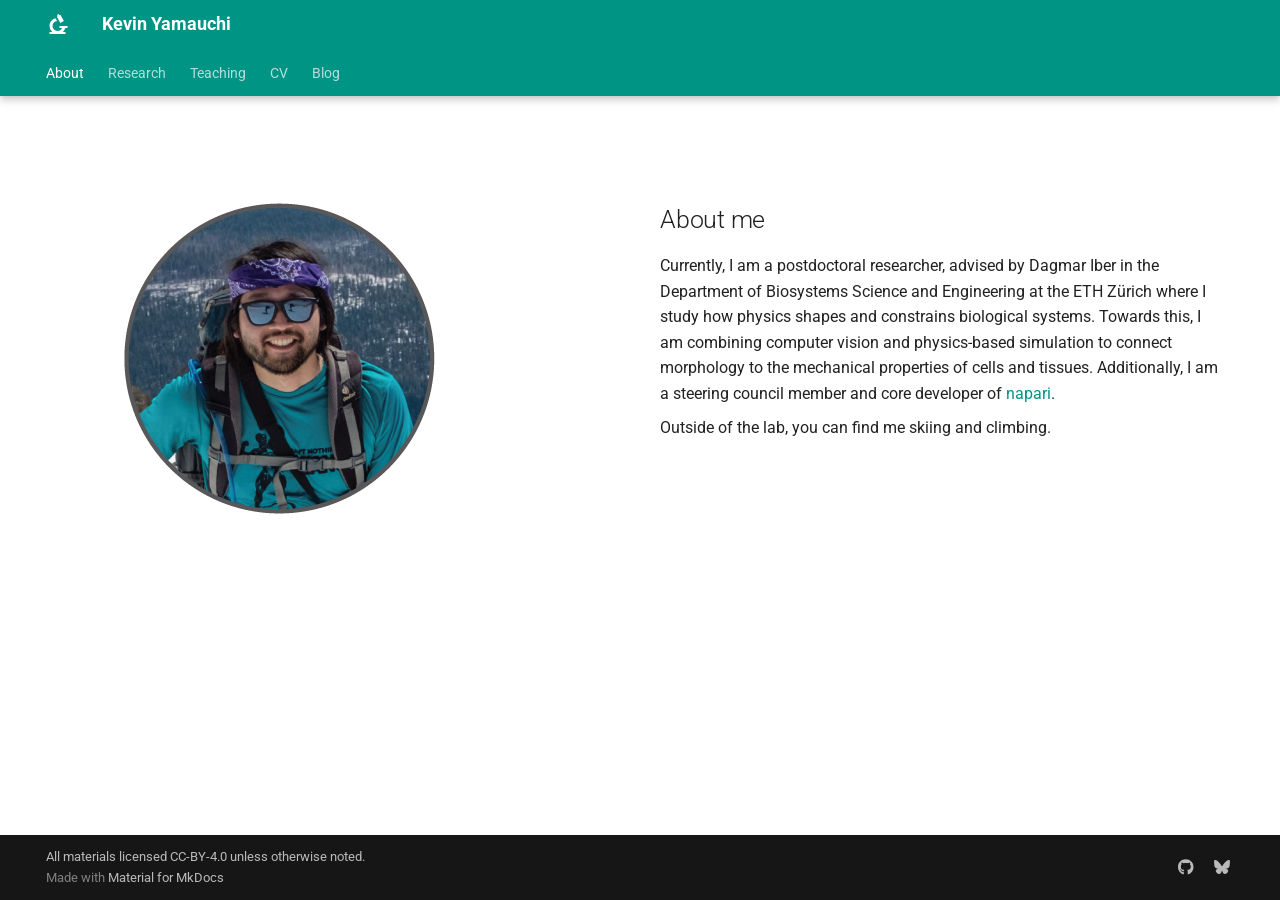
<file: index.html>
<!doctype html>
<html lang="en" class="no-js">
  <head>
    
      <meta charset="utf-8">
      <meta name="viewport" content="width=device-width,initial-scale=1">
      
      
      
      
      
        <link rel="next" href="research/">
      
      
      <link rel="icon" href="assets/images/favicon.png">
      <meta name="generator" content="mkdocs-1.6.1, mkdocs-material-9.6.11">
    
    
      
        <title>About - Kevin Yamauchi</title>
      
    
    
      <link rel="stylesheet" href="assets/stylesheets/main.4af4bdda.min.css">
      
        
        <link rel="stylesheet" href="assets/stylesheets/palette.06af60db.min.css">
      
      


    
    
      
    
    
      
        
        
        <link rel="preconnect" href="https://fonts.gstatic.com" crossorigin>
        <link rel="stylesheet" href="https://fonts.googleapis.com/css?family=Roboto:300,300i,400,400i,700,700i%7CRoboto+Mono:400,400i,700,700i&display=fallback">
        <style>:root{--md-text-font:"Roboto";--md-code-font:"Roboto Mono"}</style>
      
    
    
      <link rel="stylesheet" href="stylesheets/extra.css">
    
    <script>__md_scope=new URL(".",location),__md_hash=e=>[...e].reduce(((e,_)=>(e<<5)-e+_.charCodeAt(0)),0),__md_get=(e,_=localStorage,t=__md_scope)=>JSON.parse(_.getItem(t.pathname+"."+e)),__md_set=(e,_,t=localStorage,a=__md_scope)=>{try{t.setItem(a.pathname+"."+e,JSON.stringify(_))}catch(e){}}</script>
    
      

    
    
    
  </head>
  
  
    
    
      
    
    
    
    
    <body dir="ltr" data-md-color-scheme="default" data-md-color-primary="teal" data-md-color-accent="light-blue">
  
    
    <input class="md-toggle" data-md-toggle="drawer" type="checkbox" id="__drawer" autocomplete="off">
    <input class="md-toggle" data-md-toggle="search" type="checkbox" id="__search" autocomplete="off">
    <label class="md-overlay" for="__drawer"></label>
    <div data-md-component="skip">
      
        
        <a href="#_1" class="md-skip">
          Skip to content
        </a>
      
    </div>
    <div data-md-component="announce">
      
    </div>
    
    
      

  

<header class="md-header md-header--shadow md-header--lifted" data-md-component="header">
  <nav class="md-header__inner md-grid" aria-label="Header">
    <a href="." title="Kevin Yamauchi" class="md-header__button md-logo" aria-label="Kevin Yamauchi" data-md-component="logo">
      
  
  <svg xmlns="http://www.w3.org/2000/svg" viewBox="0 0 24 24"><path d="M9.46 6.28 11.05 9c-2.58.26-4.55 2.41-4.55 5a5 5 0 0 0 5 5c2.05 0 3.81-1.23 4.58-3H13.5v-2h8v2h-2.25a8.05 8.05 0 0 1-2.46 4h2.71v2h-16v-2h2.71a8 8 0 0 1-2.71-6c0-3.63 2.46-6.8 5.96-7.72m3.28-4.21.76 1.3.86-.5 3.5 6.06-3.47 2-3.5-6.06.87-.5-.76-1.3z"/></svg>

    </a>
    <label class="md-header__button md-icon" for="__drawer">
      
      <svg xmlns="http://www.w3.org/2000/svg" viewBox="0 0 24 24"><path d="M3 6h18v2H3zm0 5h18v2H3zm0 5h18v2H3z"/></svg>
    </label>
    <div class="md-header__title" data-md-component="header-title">
      <div class="md-header__ellipsis">
        <div class="md-header__topic">
          <span class="md-ellipsis">
            Kevin Yamauchi
          </span>
        </div>
        <div class="md-header__topic" data-md-component="header-topic">
          <span class="md-ellipsis">
            
              About
            
          </span>
        </div>
      </div>
    </div>
    
      
        <form class="md-header__option" data-md-component="palette">
  
    
    
    
    <input class="md-option" data-md-color-media="" data-md-color-scheme="default" data-md-color-primary="teal" data-md-color-accent="light-blue"  aria-hidden="true"  type="radio" name="__palette" id="__palette_0">
    
  
</form>
      
    
    
      <script>var palette=__md_get("__palette");if(palette&&palette.color){if("(prefers-color-scheme)"===palette.color.media){var media=matchMedia("(prefers-color-scheme: light)"),input=document.querySelector(media.matches?"[data-md-color-media='(prefers-color-scheme: light)']":"[data-md-color-media='(prefers-color-scheme: dark)']");palette.color.media=input.getAttribute("data-md-color-media"),palette.color.scheme=input.getAttribute("data-md-color-scheme"),palette.color.primary=input.getAttribute("data-md-color-primary"),palette.color.accent=input.getAttribute("data-md-color-accent")}for(var[key,value]of Object.entries(palette.color))document.body.setAttribute("data-md-color-"+key,value)}</script>
    
    
    
    
  </nav>
  
    
      
<nav class="md-tabs" aria-label="Tabs" data-md-component="tabs">
  <div class="md-grid">
    <ul class="md-tabs__list">
      
        
  
  
  
    
  
  
    <li class="md-tabs__item md-tabs__item--active">
      <a href="." class="md-tabs__link">
        
  
  
    
  
  About

      </a>
    </li>
  

      
        
  
  
  
  
    <li class="md-tabs__item">
      <a href="research/" class="md-tabs__link">
        
  
  
    
  
  Research

      </a>
    </li>
  

      
        
  
  
  
  
    <li class="md-tabs__item">
      <a href="teaching/" class="md-tabs__link">
        
  
  
    
  
  Teaching

      </a>
    </li>
  

      
        
  
  
  
  
    <li class="md-tabs__item">
      <a href="cv/" class="md-tabs__link">
        
  
  
    
  
  CV

      </a>
    </li>
  

      
        
  
  
  
  
    <li class="md-tabs__item">
      <a href="blog/" class="md-tabs__link">
        
  
  
    
  
  Blog

      </a>
    </li>
  

      
    </ul>
  </div>
</nav>
    
  
</header>
    
    <div class="md-container" data-md-component="container">
      
      
        
      
      <main class="md-main" data-md-component="main">
        <div class="md-main__inner md-grid">
          
            
              
                
              
              <div class="md-sidebar md-sidebar--primary" data-md-component="sidebar" data-md-type="navigation" hidden>
                <div class="md-sidebar__scrollwrap">
                  <div class="md-sidebar__inner">
                    


  


<nav class="md-nav md-nav--primary md-nav--lifted" aria-label="Navigation" data-md-level="0">
  <label class="md-nav__title" for="__drawer">
    <a href="." title="Kevin Yamauchi" class="md-nav__button md-logo" aria-label="Kevin Yamauchi" data-md-component="logo">
      
  
  <svg xmlns="http://www.w3.org/2000/svg" viewBox="0 0 24 24"><path d="M9.46 6.28 11.05 9c-2.58.26-4.55 2.41-4.55 5a5 5 0 0 0 5 5c2.05 0 3.81-1.23 4.58-3H13.5v-2h8v2h-2.25a8.05 8.05 0 0 1-2.46 4h2.71v2h-16v-2h2.71a8 8 0 0 1-2.71-6c0-3.63 2.46-6.8 5.96-7.72m3.28-4.21.76 1.3.86-.5 3.5 6.06-3.47 2-3.5-6.06.87-.5-.76-1.3z"/></svg>

    </a>
    Kevin Yamauchi
  </label>
  
  <ul class="md-nav__list" data-md-scrollfix>
    
      
      
  
  
    
  
  
  
    <li class="md-nav__item md-nav__item--active">
      
      <input class="md-nav__toggle md-toggle" type="checkbox" id="__toc">
      
      
        
      
      
        <label class="md-nav__link md-nav__link--active" for="__toc">
          
  
  
  <span class="md-ellipsis">
    About
    
  </span>
  

          <span class="md-nav__icon md-icon"></span>
        </label>
      
      <a href="." class="md-nav__link md-nav__link--active">
        
  
  
  <span class="md-ellipsis">
    About
    
  </span>
  

      </a>
      
        

<nav class="md-nav md-nav--secondary" aria-label="Table of contents">
  
  
  
    
  
  
    <label class="md-nav__title" for="__toc">
      <span class="md-nav__icon md-icon"></span>
      Table of contents
    </label>
    <ul class="md-nav__list" data-md-component="toc" data-md-scrollfix>
      
        <li class="md-nav__item">
  <a href="#about-me" class="md-nav__link">
    <span class="md-ellipsis">
      About me
    </span>
  </a>
  
</li>
      
    </ul>
  
</nav>
      
    </li>
  

    
      
      
  
  
  
  
    <li class="md-nav__item">
      <a href="research/" class="md-nav__link">
        
  
  
  <span class="md-ellipsis">
    Research
    
  </span>
  

      </a>
    </li>
  

    
      
      
  
  
  
  
    <li class="md-nav__item">
      <a href="teaching/" class="md-nav__link">
        
  
  
  <span class="md-ellipsis">
    Teaching
    
  </span>
  

      </a>
    </li>
  

    
      
      
  
  
  
  
    <li class="md-nav__item">
      <a href="cv/" class="md-nav__link">
        
  
  
  <span class="md-ellipsis">
    CV
    
  </span>
  

      </a>
    </li>
  

    
      
      
  
  
  
    
  
  
    <li class="md-nav__item">
      <a href="blog/" class="md-nav__link">
        
  
  
  <span class="md-ellipsis">
    Blog
    
  </span>
  

      </a>
    </li>
  

    
  </ul>
</nav>
                  </div>
                </div>
              </div>
            
            
              
                
              
              <div class="md-sidebar md-sidebar--secondary" data-md-component="sidebar" data-md-type="toc" hidden>
                <div class="md-sidebar__scrollwrap">
                  <div class="md-sidebar__inner">
                    

<nav class="md-nav md-nav--secondary" aria-label="Table of contents">
  
  
  
    
  
  
    <label class="md-nav__title" for="__toc">
      <span class="md-nav__icon md-icon"></span>
      Table of contents
    </label>
    <ul class="md-nav__list" data-md-component="toc" data-md-scrollfix>
      
        <li class="md-nav__item">
  <a href="#about-me" class="md-nav__link">
    <span class="md-ellipsis">
      About me
    </span>
  </a>
  
</li>
      
    </ul>
  
</nav>
                  </div>
                </div>
              </div>
            
          
          
            <div class="md-content" data-md-component="content">
              <article class="md-content__inner md-typeset">
                
                  
  




<h1 id="_1"></h1>
<div class="grid cards no-border">
<ul>
<li>
<p><img alt="Image title" src="assets/profile_picture-02.png" /></p>
</li>
<li>
<h2 id="about-me">About me</h2>
<p>Currently, I am a postdoctoral researcher, advised by Dagmar Iber in the Department of Biosystems Science and Engineering at the ETH Zürich where I study how physics shapes and constrains biological systems. Towards this, I am combining computer vision and physics-based simulation to connect morphology to the mechanical properties of cells and tissues. Additionally, I am a steering council member and core developer of <a href="https://github.com/napari/napari">napari</a>.</p>
<p>Outside of the lab, you can find me skiing and climbing.</p>
</li>
</ul>
</div>







  
  




  



                
              </article>
            </div>
          
          
<script>var target=document.getElementById(location.hash.slice(1));target&&target.name&&(target.checked=target.name.startsWith("__tabbed_"))</script>
        </div>
        
          <button type="button" class="md-top md-icon" data-md-component="top" hidden>
  
  <svg xmlns="http://www.w3.org/2000/svg" viewBox="0 0 24 24"><path d="M13 20h-2V8l-5.5 5.5-1.42-1.42L12 4.16l7.92 7.92-1.42 1.42L13 8z"/></svg>
  Back to top
</button>
        
      </main>
      
        <footer class="md-footer">
  
  <div class="md-footer-meta md-typeset">
    <div class="md-footer-meta__inner md-grid">
      <div class="md-copyright">
  
    <div class="md-copyright__highlight">
      All materials licensed <a href="https://creativecommons.org/licenses/by/4.0/">CC-BY-4.0</a> unless otherwise noted.
    </div>
  
  
    Made with
    <a href="https://squidfunk.github.io/mkdocs-material/" target="_blank" rel="noopener">
      Material for MkDocs
    </a>
  
</div>
      
        <div class="md-social">
  
    
    
    
    
      
      
    
    <a href="https://github.com/kevinyamauchi" target="_blank" rel="noopener" title="github.com" class="md-social__link">
      <svg xmlns="http://www.w3.org/2000/svg" viewBox="0 0 496 512"><!--! Font Awesome Free 6.7.2 by @fontawesome - https://fontawesome.com License - https://fontawesome.com/license/free (Icons: CC BY 4.0, Fonts: SIL OFL 1.1, Code: MIT License) Copyright 2024 Fonticons, Inc.--><path d="M165.9 397.4c0 2-2.3 3.6-5.2 3.6-3.3.3-5.6-1.3-5.6-3.6 0-2 2.3-3.6 5.2-3.6 3-.3 5.6 1.3 5.6 3.6m-31.1-4.5c-.7 2 1.3 4.3 4.3 4.9 2.6 1 5.6 0 6.2-2s-1.3-4.3-4.3-5.2c-2.6-.7-5.5.3-6.2 2.3m44.2-1.7c-2.9.7-4.9 2.6-4.6 4.9.3 2 2.9 3.3 5.9 2.6 2.9-.7 4.9-2.6 4.6-4.6-.3-1.9-3-3.2-5.9-2.9M244.8 8C106.1 8 0 113.3 0 252c0 110.9 69.8 205.8 169.5 239.2 12.8 2.3 17.3-5.6 17.3-12.1 0-6.2-.3-40.4-.3-61.4 0 0-70 15-84.7-29.8 0 0-11.4-29.1-27.8-36.6 0 0-22.9-15.7 1.6-15.4 0 0 24.9 2 38.6 25.8 21.9 38.6 58.6 27.5 72.9 20.9 2.3-16 8.8-27.1 16-33.7-55.9-6.2-112.3-14.3-112.3-110.5 0-27.5 7.6-41.3 23.6-58.9-2.6-6.5-11.1-33.3 2.6-67.9 20.9-6.5 69 27 69 27 20-5.6 41.5-8.5 62.8-8.5s42.8 2.9 62.8 8.5c0 0 48.1-33.6 69-27 13.7 34.7 5.2 61.4 2.6 67.9 16 17.7 25.8 31.5 25.8 58.9 0 96.5-58.9 104.2-114.8 110.5 9.2 7.9 17 22.9 17 46.4 0 33.7-.3 75.4-.3 83.6 0 6.5 4.6 14.4 17.3 12.1C428.2 457.8 496 362.9 496 252 496 113.3 383.5 8 244.8 8M97.2 352.9c-1.3 1-1 3.3.7 5.2 1.6 1.6 3.9 2.3 5.2 1 1.3-1 1-3.3-.7-5.2-1.6-1.6-3.9-2.3-5.2-1m-10.8-8.1c-.7 1.3.3 2.9 2.3 3.9 1.6 1 3.6.7 4.3-.7.7-1.3-.3-2.9-2.3-3.9-2-.6-3.6-.3-4.3.7m32.4 35.6c-1.6 1.3-1 4.3 1.3 6.2 2.3 2.3 5.2 2.6 6.5 1 1.3-1.3.7-4.3-1.3-6.2-2.2-2.3-5.2-2.6-6.5-1m-11.4-14.7c-1.6 1-1.6 3.6 0 5.9s4.3 3.3 5.6 2.3c1.6-1.3 1.6-3.9 0-6.2-1.4-2.3-4-3.3-5.6-2"/></svg>
    </a>
  
    
    
    
    
      
      
    
    <a href="https://bsky.app/profile/kevinyamauchi.bsky.social" target="_blank" rel="noopener" title="bsky.app" class="md-social__link">
      <svg xmlns="http://www.w3.org/2000/svg" viewBox="0 0 512 512"><!--! Font Awesome Free 6.7.2 by @fontawesome - https://fontawesome.com License - https://fontawesome.com/license/free (Icons: CC BY 4.0, Fonts: SIL OFL 1.1, Code: MIT License) Copyright 2024 Fonticons, Inc.--><path d="M111.8 62.2C170.2 105.9 233 194.7 256 242.4c23-47.6 85.8-136.4 144.2-180.2 42.1-31.6 110.3-56 110.3 21.8 0 15.5-8.9 130.5-14.1 149.2-18.2 64.8-84.4 81.4-143.3 71.3C456 322 482.2 380 425.6 438c-107.4 110.2-154.3-27.6-166.3-62.9-1.7-4.9-2.6-7.8-3.3-7.8s-1.6 3-3.3 7.8c-12 35.3-59 173.1-166.3 62.9-56.5-58-30.4-116 72.5-133.5C100 314.6 33.8 298 15.7 233.1 10.4 214.4 1.5 99.4 1.5 83.9c0-77.8 68.2-53.4 110.3-21.8z"/></svg>
    </a>
  
</div>
      
    </div>
  </div>
</footer>
      
    </div>
    <div class="md-dialog" data-md-component="dialog">
      <div class="md-dialog__inner md-typeset"></div>
    </div>
    
    
    
      
      <script id="__config" type="application/json">{"base": ".", "features": ["announce.dismiss", "content.action.edit", "content.action.view", "content.code.annotate", "content.code.copy", "content.tooltips", "navigation.indexes", "navigation.sections", "navigation.tabs", "navigation.tabs.sticky", "navigation.top", "search.highlight", "search.suggest", "toc.follow"], "search": "assets/javascripts/workers/search.f8cc74c7.min.js", "tags": null, "translations": {"clipboard.copied": "Copied to clipboard", "clipboard.copy": "Copy to clipboard", "search.result.more.one": "1 more on this page", "search.result.more.other": "# more on this page", "search.result.none": "No matching documents", "search.result.one": "1 matching document", "search.result.other": "# matching documents", "search.result.placeholder": "Type to start searching", "search.result.term.missing": "Missing", "select.version": "Select version"}, "version": null}</script>
    
    
      <script src="assets/javascripts/bundle.c8b220af.min.js"></script>
      
    
  </body>
</html>
</file>
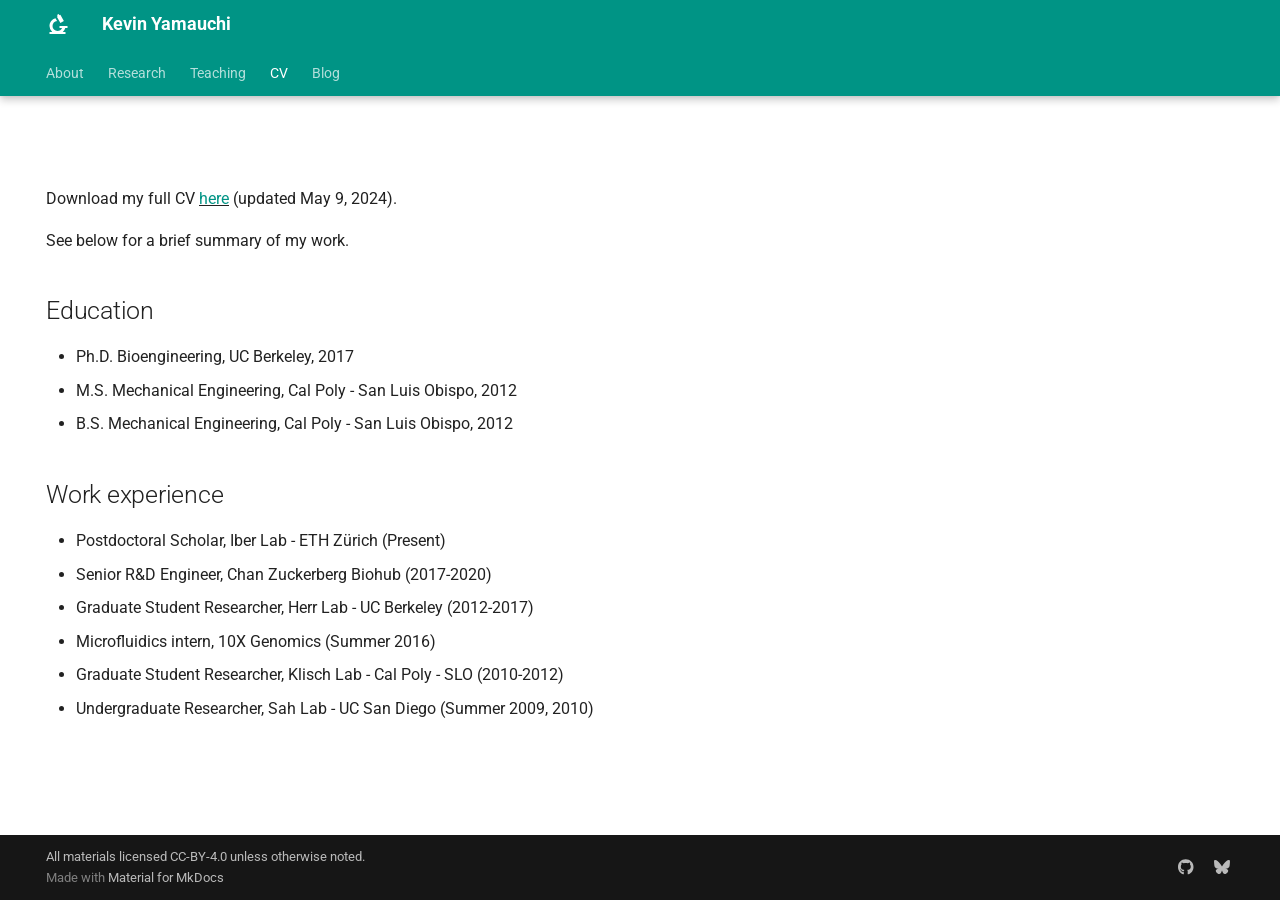
<file: cv/index.html>
<!doctype html>
<html lang="en" class="no-js">
  <head>
    
      <meta charset="utf-8">
      <meta name="viewport" content="width=device-width,initial-scale=1">
      
      
      
      
        <link rel="prev" href="../teaching/">
      
      
        <link rel="next" href="../blog/">
      
      
      <link rel="icon" href="../assets/images/favicon.png">
      <meta name="generator" content="mkdocs-1.6.1, mkdocs-material-9.6.11">
    
    
      
        <title>CV - Kevin Yamauchi</title>
      
    
    
      <link rel="stylesheet" href="../assets/stylesheets/main.4af4bdda.min.css">
      
        
        <link rel="stylesheet" href="../assets/stylesheets/palette.06af60db.min.css">
      
      


    
    
      
    
    
      
        
        
        <link rel="preconnect" href="https://fonts.gstatic.com" crossorigin>
        <link rel="stylesheet" href="https://fonts.googleapis.com/css?family=Roboto:300,300i,400,400i,700,700i%7CRoboto+Mono:400,400i,700,700i&display=fallback">
        <style>:root{--md-text-font:"Roboto";--md-code-font:"Roboto Mono"}</style>
      
    
    
      <link rel="stylesheet" href="../stylesheets/extra.css">
    
    <script>__md_scope=new URL("..",location),__md_hash=e=>[...e].reduce(((e,_)=>(e<<5)-e+_.charCodeAt(0)),0),__md_get=(e,_=localStorage,t=__md_scope)=>JSON.parse(_.getItem(t.pathname+"."+e)),__md_set=(e,_,t=localStorage,a=__md_scope)=>{try{t.setItem(a.pathname+"."+e,JSON.stringify(_))}catch(e){}}</script>
    
      

    
    
    
  </head>
  
  
    
    
      
    
    
    
    
    <body dir="ltr" data-md-color-scheme="default" data-md-color-primary="teal" data-md-color-accent="light-blue">
  
    
    <input class="md-toggle" data-md-toggle="drawer" type="checkbox" id="__drawer" autocomplete="off">
    <input class="md-toggle" data-md-toggle="search" type="checkbox" id="__search" autocomplete="off">
    <label class="md-overlay" for="__drawer"></label>
    <div data-md-component="skip">
      
        
        <a href="#_1" class="md-skip">
          Skip to content
        </a>
      
    </div>
    <div data-md-component="announce">
      
    </div>
    
    
      

  

<header class="md-header md-header--shadow md-header--lifted" data-md-component="header">
  <nav class="md-header__inner md-grid" aria-label="Header">
    <a href=".." title="Kevin Yamauchi" class="md-header__button md-logo" aria-label="Kevin Yamauchi" data-md-component="logo">
      
  
  <svg xmlns="http://www.w3.org/2000/svg" viewBox="0 0 24 24"><path d="M9.46 6.28 11.05 9c-2.58.26-4.55 2.41-4.55 5a5 5 0 0 0 5 5c2.05 0 3.81-1.23 4.58-3H13.5v-2h8v2h-2.25a8.05 8.05 0 0 1-2.46 4h2.71v2h-16v-2h2.71a8 8 0 0 1-2.71-6c0-3.63 2.46-6.8 5.96-7.72m3.28-4.21.76 1.3.86-.5 3.5 6.06-3.47 2-3.5-6.06.87-.5-.76-1.3z"/></svg>

    </a>
    <label class="md-header__button md-icon" for="__drawer">
      
      <svg xmlns="http://www.w3.org/2000/svg" viewBox="0 0 24 24"><path d="M3 6h18v2H3zm0 5h18v2H3zm0 5h18v2H3z"/></svg>
    </label>
    <div class="md-header__title" data-md-component="header-title">
      <div class="md-header__ellipsis">
        <div class="md-header__topic">
          <span class="md-ellipsis">
            Kevin Yamauchi
          </span>
        </div>
        <div class="md-header__topic" data-md-component="header-topic">
          <span class="md-ellipsis">
            
              CV
            
          </span>
        </div>
      </div>
    </div>
    
      
        <form class="md-header__option" data-md-component="palette">
  
    
    
    
    <input class="md-option" data-md-color-media="" data-md-color-scheme="default" data-md-color-primary="teal" data-md-color-accent="light-blue"  aria-hidden="true"  type="radio" name="__palette" id="__palette_0">
    
  
</form>
      
    
    
      <script>var palette=__md_get("__palette");if(palette&&palette.color){if("(prefers-color-scheme)"===palette.color.media){var media=matchMedia("(prefers-color-scheme: light)"),input=document.querySelector(media.matches?"[data-md-color-media='(prefers-color-scheme: light)']":"[data-md-color-media='(prefers-color-scheme: dark)']");palette.color.media=input.getAttribute("data-md-color-media"),palette.color.scheme=input.getAttribute("data-md-color-scheme"),palette.color.primary=input.getAttribute("data-md-color-primary"),palette.color.accent=input.getAttribute("data-md-color-accent")}for(var[key,value]of Object.entries(palette.color))document.body.setAttribute("data-md-color-"+key,value)}</script>
    
    
    
    
  </nav>
  
    
      
<nav class="md-tabs" aria-label="Tabs" data-md-component="tabs">
  <div class="md-grid">
    <ul class="md-tabs__list">
      
        
  
  
  
  
    <li class="md-tabs__item">
      <a href=".." class="md-tabs__link">
        
  
  
    
  
  About

      </a>
    </li>
  

      
        
  
  
  
  
    <li class="md-tabs__item">
      <a href="../research/" class="md-tabs__link">
        
  
  
    
  
  Research

      </a>
    </li>
  

      
        
  
  
  
  
    <li class="md-tabs__item">
      <a href="../teaching/" class="md-tabs__link">
        
  
  
    
  
  Teaching

      </a>
    </li>
  

      
        
  
  
  
    
  
  
    <li class="md-tabs__item md-tabs__item--active">
      <a href="./" class="md-tabs__link">
        
  
  
    
  
  CV

      </a>
    </li>
  

      
        
  
  
  
  
    <li class="md-tabs__item">
      <a href="../blog/" class="md-tabs__link">
        
  
  
    
  
  Blog

      </a>
    </li>
  

      
    </ul>
  </div>
</nav>
    
  
</header>
    
    <div class="md-container" data-md-component="container">
      
      
        
      
      <main class="md-main" data-md-component="main">
        <div class="md-main__inner md-grid">
          
            
              
                
              
              <div class="md-sidebar md-sidebar--primary" data-md-component="sidebar" data-md-type="navigation" hidden>
                <div class="md-sidebar__scrollwrap">
                  <div class="md-sidebar__inner">
                    


  


<nav class="md-nav md-nav--primary md-nav--lifted" aria-label="Navigation" data-md-level="0">
  <label class="md-nav__title" for="__drawer">
    <a href=".." title="Kevin Yamauchi" class="md-nav__button md-logo" aria-label="Kevin Yamauchi" data-md-component="logo">
      
  
  <svg xmlns="http://www.w3.org/2000/svg" viewBox="0 0 24 24"><path d="M9.46 6.28 11.05 9c-2.58.26-4.55 2.41-4.55 5a5 5 0 0 0 5 5c2.05 0 3.81-1.23 4.58-3H13.5v-2h8v2h-2.25a8.05 8.05 0 0 1-2.46 4h2.71v2h-16v-2h2.71a8 8 0 0 1-2.71-6c0-3.63 2.46-6.8 5.96-7.72m3.28-4.21.76 1.3.86-.5 3.5 6.06-3.47 2-3.5-6.06.87-.5-.76-1.3z"/></svg>

    </a>
    Kevin Yamauchi
  </label>
  
  <ul class="md-nav__list" data-md-scrollfix>
    
      
      
  
  
  
  
    <li class="md-nav__item">
      <a href=".." class="md-nav__link">
        
  
  
  <span class="md-ellipsis">
    About
    
  </span>
  

      </a>
    </li>
  

    
      
      
  
  
  
  
    <li class="md-nav__item">
      <a href="../research/" class="md-nav__link">
        
  
  
  <span class="md-ellipsis">
    Research
    
  </span>
  

      </a>
    </li>
  

    
      
      
  
  
  
  
    <li class="md-nav__item">
      <a href="../teaching/" class="md-nav__link">
        
  
  
  <span class="md-ellipsis">
    Teaching
    
  </span>
  

      </a>
    </li>
  

    
      
      
  
  
    
  
  
  
    <li class="md-nav__item md-nav__item--active">
      
      <input class="md-nav__toggle md-toggle" type="checkbox" id="__toc">
      
      
        
      
      
        <label class="md-nav__link md-nav__link--active" for="__toc">
          
  
  
  <span class="md-ellipsis">
    CV
    
  </span>
  

          <span class="md-nav__icon md-icon"></span>
        </label>
      
      <a href="./" class="md-nav__link md-nav__link--active">
        
  
  
  <span class="md-ellipsis">
    CV
    
  </span>
  

      </a>
      
        

<nav class="md-nav md-nav--secondary" aria-label="Table of contents">
  
  
  
    
  
  
    <label class="md-nav__title" for="__toc">
      <span class="md-nav__icon md-icon"></span>
      Table of contents
    </label>
    <ul class="md-nav__list" data-md-component="toc" data-md-scrollfix>
      
        <li class="md-nav__item">
  <a href="#education" class="md-nav__link">
    <span class="md-ellipsis">
      Education
    </span>
  </a>
  
</li>
      
        <li class="md-nav__item">
  <a href="#work-experience" class="md-nav__link">
    <span class="md-ellipsis">
      Work experience
    </span>
  </a>
  
</li>
      
    </ul>
  
</nav>
      
    </li>
  

    
      
      
  
  
  
    
  
  
    <li class="md-nav__item">
      <a href="../blog/" class="md-nav__link">
        
  
  
  <span class="md-ellipsis">
    Blog
    
  </span>
  

      </a>
    </li>
  

    
  </ul>
</nav>
                  </div>
                </div>
              </div>
            
            
              
                
              
              <div class="md-sidebar md-sidebar--secondary" data-md-component="sidebar" data-md-type="toc" hidden>
                <div class="md-sidebar__scrollwrap">
                  <div class="md-sidebar__inner">
                    

<nav class="md-nav md-nav--secondary" aria-label="Table of contents">
  
  
  
    
  
  
    <label class="md-nav__title" for="__toc">
      <span class="md-nav__icon md-icon"></span>
      Table of contents
    </label>
    <ul class="md-nav__list" data-md-component="toc" data-md-scrollfix>
      
        <li class="md-nav__item">
  <a href="#education" class="md-nav__link">
    <span class="md-ellipsis">
      Education
    </span>
  </a>
  
</li>
      
        <li class="md-nav__item">
  <a href="#work-experience" class="md-nav__link">
    <span class="md-ellipsis">
      Work experience
    </span>
  </a>
  
</li>
      
    </ul>
  
</nav>
                  </div>
                </div>
              </div>
            
          
          
            <div class="md-content" data-md-component="content">
              <article class="md-content__inner md-typeset">
                
                  
  




<h1 id="_1"></h1>
<p>Download my full CV <u><a href="https://kevinyamauchi.github.io/files/Yamauchi_CV.pdf">here</a></u> (updated May 9, 2024).</p>
<p>See below for a brief summary of my work.</p>
<h2 id="education">Education</h2>
<ul>
<li>Ph.D. Bioengineering, UC Berkeley, 2017</li>
<li>M.S. Mechanical Engineering, Cal Poly - San Luis Obispo, 2012</li>
<li>B.S. Mechanical Engineering, Cal Poly - San Luis Obispo, 2012</li>
</ul>
<h2 id="work-experience">Work experience</h2>
<ul>
<li>Postdoctoral Scholar, Iber Lab - ETH Zürich (Present)</li>
<li>Senior R&amp;D Engineer, Chan Zuckerberg Biohub (2017-2020)</li>
<li>Graduate Student Researcher, Herr Lab - UC Berkeley (2012-2017)</li>
<li>Microfluidics intern, 10X Genomics (Summer 2016)</li>
<li>Graduate Student Researcher, Klisch Lab - Cal Poly - SLO (2010-2012)</li>
<li>Undergraduate Researcher, Sah Lab - UC San Diego (Summer 2009, 2010)</li>
</ul>







  
  




  



                
              </article>
            </div>
          
          
<script>var target=document.getElementById(location.hash.slice(1));target&&target.name&&(target.checked=target.name.startsWith("__tabbed_"))</script>
        </div>
        
          <button type="button" class="md-top md-icon" data-md-component="top" hidden>
  
  <svg xmlns="http://www.w3.org/2000/svg" viewBox="0 0 24 24"><path d="M13 20h-2V8l-5.5 5.5-1.42-1.42L12 4.16l7.92 7.92-1.42 1.42L13 8z"/></svg>
  Back to top
</button>
        
      </main>
      
        <footer class="md-footer">
  
  <div class="md-footer-meta md-typeset">
    <div class="md-footer-meta__inner md-grid">
      <div class="md-copyright">
  
    <div class="md-copyright__highlight">
      All materials licensed <a href="https://creativecommons.org/licenses/by/4.0/">CC-BY-4.0</a> unless otherwise noted.
    </div>
  
  
    Made with
    <a href="https://squidfunk.github.io/mkdocs-material/" target="_blank" rel="noopener">
      Material for MkDocs
    </a>
  
</div>
      
        <div class="md-social">
  
    
    
    
    
      
      
    
    <a href="https://github.com/kevinyamauchi" target="_blank" rel="noopener" title="github.com" class="md-social__link">
      <svg xmlns="http://www.w3.org/2000/svg" viewBox="0 0 496 512"><!--! Font Awesome Free 6.7.2 by @fontawesome - https://fontawesome.com License - https://fontawesome.com/license/free (Icons: CC BY 4.0, Fonts: SIL OFL 1.1, Code: MIT License) Copyright 2024 Fonticons, Inc.--><path d="M165.9 397.4c0 2-2.3 3.6-5.2 3.6-3.3.3-5.6-1.3-5.6-3.6 0-2 2.3-3.6 5.2-3.6 3-.3 5.6 1.3 5.6 3.6m-31.1-4.5c-.7 2 1.3 4.3 4.3 4.9 2.6 1 5.6 0 6.2-2s-1.3-4.3-4.3-5.2c-2.6-.7-5.5.3-6.2 2.3m44.2-1.7c-2.9.7-4.9 2.6-4.6 4.9.3 2 2.9 3.3 5.9 2.6 2.9-.7 4.9-2.6 4.6-4.6-.3-1.9-3-3.2-5.9-2.9M244.8 8C106.1 8 0 113.3 0 252c0 110.9 69.8 205.8 169.5 239.2 12.8 2.3 17.3-5.6 17.3-12.1 0-6.2-.3-40.4-.3-61.4 0 0-70 15-84.7-29.8 0 0-11.4-29.1-27.8-36.6 0 0-22.9-15.7 1.6-15.4 0 0 24.9 2 38.6 25.8 21.9 38.6 58.6 27.5 72.9 20.9 2.3-16 8.8-27.1 16-33.7-55.9-6.2-112.3-14.3-112.3-110.5 0-27.5 7.6-41.3 23.6-58.9-2.6-6.5-11.1-33.3 2.6-67.9 20.9-6.5 69 27 69 27 20-5.6 41.5-8.5 62.8-8.5s42.8 2.9 62.8 8.5c0 0 48.1-33.6 69-27 13.7 34.7 5.2 61.4 2.6 67.9 16 17.7 25.8 31.5 25.8 58.9 0 96.5-58.9 104.2-114.8 110.5 9.2 7.9 17 22.9 17 46.4 0 33.7-.3 75.4-.3 83.6 0 6.5 4.6 14.4 17.3 12.1C428.2 457.8 496 362.9 496 252 496 113.3 383.5 8 244.8 8M97.2 352.9c-1.3 1-1 3.3.7 5.2 1.6 1.6 3.9 2.3 5.2 1 1.3-1 1-3.3-.7-5.2-1.6-1.6-3.9-2.3-5.2-1m-10.8-8.1c-.7 1.3.3 2.9 2.3 3.9 1.6 1 3.6.7 4.3-.7.7-1.3-.3-2.9-2.3-3.9-2-.6-3.6-.3-4.3.7m32.4 35.6c-1.6 1.3-1 4.3 1.3 6.2 2.3 2.3 5.2 2.6 6.5 1 1.3-1.3.7-4.3-1.3-6.2-2.2-2.3-5.2-2.6-6.5-1m-11.4-14.7c-1.6 1-1.6 3.6 0 5.9s4.3 3.3 5.6 2.3c1.6-1.3 1.6-3.9 0-6.2-1.4-2.3-4-3.3-5.6-2"/></svg>
    </a>
  
    
    
    
    
      
      
    
    <a href="https://bsky.app/profile/kevinyamauchi.bsky.social" target="_blank" rel="noopener" title="bsky.app" class="md-social__link">
      <svg xmlns="http://www.w3.org/2000/svg" viewBox="0 0 512 512"><!--! Font Awesome Free 6.7.2 by @fontawesome - https://fontawesome.com License - https://fontawesome.com/license/free (Icons: CC BY 4.0, Fonts: SIL OFL 1.1, Code: MIT License) Copyright 2024 Fonticons, Inc.--><path d="M111.8 62.2C170.2 105.9 233 194.7 256 242.4c23-47.6 85.8-136.4 144.2-180.2 42.1-31.6 110.3-56 110.3 21.8 0 15.5-8.9 130.5-14.1 149.2-18.2 64.8-84.4 81.4-143.3 71.3C456 322 482.2 380 425.6 438c-107.4 110.2-154.3-27.6-166.3-62.9-1.7-4.9-2.6-7.8-3.3-7.8s-1.6 3-3.3 7.8c-12 35.3-59 173.1-166.3 62.9-56.5-58-30.4-116 72.5-133.5C100 314.6 33.8 298 15.7 233.1 10.4 214.4 1.5 99.4 1.5 83.9c0-77.8 68.2-53.4 110.3-21.8z"/></svg>
    </a>
  
</div>
      
    </div>
  </div>
</footer>
      
    </div>
    <div class="md-dialog" data-md-component="dialog">
      <div class="md-dialog__inner md-typeset"></div>
    </div>
    
    
    
      
      <script id="__config" type="application/json">{"base": "..", "features": ["announce.dismiss", "content.action.edit", "content.action.view", "content.code.annotate", "content.code.copy", "content.tooltips", "navigation.indexes", "navigation.sections", "navigation.tabs", "navigation.tabs.sticky", "navigation.top", "search.highlight", "search.suggest", "toc.follow"], "search": "../assets/javascripts/workers/search.f8cc74c7.min.js", "tags": null, "translations": {"clipboard.copied": "Copied to clipboard", "clipboard.copy": "Copy to clipboard", "search.result.more.one": "1 more on this page", "search.result.more.other": "# more on this page", "search.result.none": "No matching documents", "search.result.one": "1 matching document", "search.result.other": "# matching documents", "search.result.placeholder": "Type to start searching", "search.result.term.missing": "Missing", "select.version": "Select version"}, "version": null}</script>
    
    
      <script src="../assets/javascripts/bundle.c8b220af.min.js"></script>
      
    
  </body>
</html>
</file>
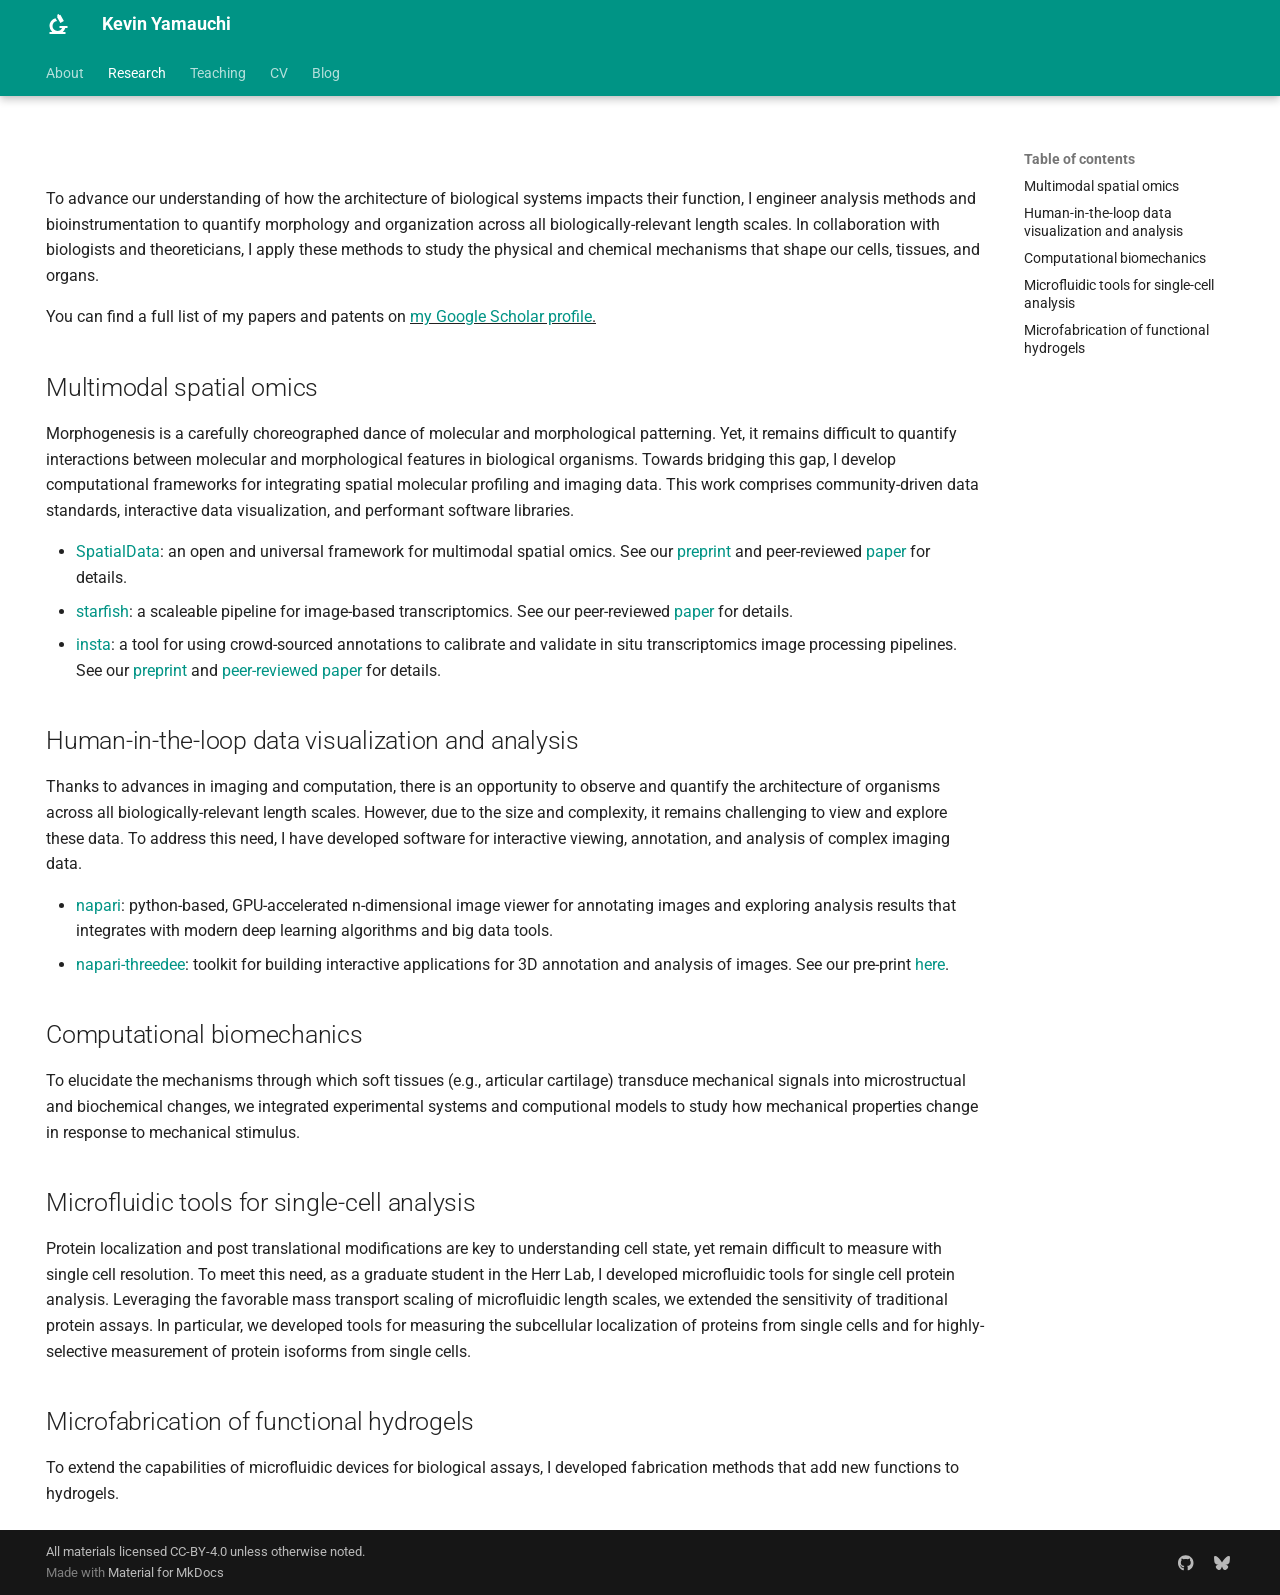
<file: research/index.html>
<!doctype html>
<html lang="en" class="no-js">
  <head>
    
      <meta charset="utf-8">
      <meta name="viewport" content="width=device-width,initial-scale=1">
      
      
      
      
        <link rel="prev" href="..">
      
      
        <link rel="next" href="../teaching/">
      
      
      <link rel="icon" href="../assets/images/favicon.png">
      <meta name="generator" content="mkdocs-1.6.1, mkdocs-material-9.6.11">
    
    
      
        <title>Research - Kevin Yamauchi</title>
      
    
    
      <link rel="stylesheet" href="../assets/stylesheets/main.4af4bdda.min.css">
      
        
        <link rel="stylesheet" href="../assets/stylesheets/palette.06af60db.min.css">
      
      


    
    
      
    
    
      
        
        
        <link rel="preconnect" href="https://fonts.gstatic.com" crossorigin>
        <link rel="stylesheet" href="https://fonts.googleapis.com/css?family=Roboto:300,300i,400,400i,700,700i%7CRoboto+Mono:400,400i,700,700i&display=fallback">
        <style>:root{--md-text-font:"Roboto";--md-code-font:"Roboto Mono"}</style>
      
    
    
      <link rel="stylesheet" href="../stylesheets/extra.css">
    
    <script>__md_scope=new URL("..",location),__md_hash=e=>[...e].reduce(((e,_)=>(e<<5)-e+_.charCodeAt(0)),0),__md_get=(e,_=localStorage,t=__md_scope)=>JSON.parse(_.getItem(t.pathname+"."+e)),__md_set=(e,_,t=localStorage,a=__md_scope)=>{try{t.setItem(a.pathname+"."+e,JSON.stringify(_))}catch(e){}}</script>
    
      

    
    
    
  </head>
  
  
    
    
      
    
    
    
    
    <body dir="ltr" data-md-color-scheme="default" data-md-color-primary="teal" data-md-color-accent="light-blue">
  
    
    <input class="md-toggle" data-md-toggle="drawer" type="checkbox" id="__drawer" autocomplete="off">
    <input class="md-toggle" data-md-toggle="search" type="checkbox" id="__search" autocomplete="off">
    <label class="md-overlay" for="__drawer"></label>
    <div data-md-component="skip">
      
        
        <a href="#_1" class="md-skip">
          Skip to content
        </a>
      
    </div>
    <div data-md-component="announce">
      
    </div>
    
    
      

  

<header class="md-header md-header--shadow md-header--lifted" data-md-component="header">
  <nav class="md-header__inner md-grid" aria-label="Header">
    <a href=".." title="Kevin Yamauchi" class="md-header__button md-logo" aria-label="Kevin Yamauchi" data-md-component="logo">
      
  
  <svg xmlns="http://www.w3.org/2000/svg" viewBox="0 0 24 24"><path d="M9.46 6.28 11.05 9c-2.58.26-4.55 2.41-4.55 5a5 5 0 0 0 5 5c2.05 0 3.81-1.23 4.58-3H13.5v-2h8v2h-2.25a8.05 8.05 0 0 1-2.46 4h2.71v2h-16v-2h2.71a8 8 0 0 1-2.71-6c0-3.63 2.46-6.8 5.96-7.72m3.28-4.21.76 1.3.86-.5 3.5 6.06-3.47 2-3.5-6.06.87-.5-.76-1.3z"/></svg>

    </a>
    <label class="md-header__button md-icon" for="__drawer">
      
      <svg xmlns="http://www.w3.org/2000/svg" viewBox="0 0 24 24"><path d="M3 6h18v2H3zm0 5h18v2H3zm0 5h18v2H3z"/></svg>
    </label>
    <div class="md-header__title" data-md-component="header-title">
      <div class="md-header__ellipsis">
        <div class="md-header__topic">
          <span class="md-ellipsis">
            Kevin Yamauchi
          </span>
        </div>
        <div class="md-header__topic" data-md-component="header-topic">
          <span class="md-ellipsis">
            
              Research
            
          </span>
        </div>
      </div>
    </div>
    
      
        <form class="md-header__option" data-md-component="palette">
  
    
    
    
    <input class="md-option" data-md-color-media="" data-md-color-scheme="default" data-md-color-primary="teal" data-md-color-accent="light-blue"  aria-hidden="true"  type="radio" name="__palette" id="__palette_0">
    
  
</form>
      
    
    
      <script>var palette=__md_get("__palette");if(palette&&palette.color){if("(prefers-color-scheme)"===palette.color.media){var media=matchMedia("(prefers-color-scheme: light)"),input=document.querySelector(media.matches?"[data-md-color-media='(prefers-color-scheme: light)']":"[data-md-color-media='(prefers-color-scheme: dark)']");palette.color.media=input.getAttribute("data-md-color-media"),palette.color.scheme=input.getAttribute("data-md-color-scheme"),palette.color.primary=input.getAttribute("data-md-color-primary"),palette.color.accent=input.getAttribute("data-md-color-accent")}for(var[key,value]of Object.entries(palette.color))document.body.setAttribute("data-md-color-"+key,value)}</script>
    
    
    
    
  </nav>
  
    
      
<nav class="md-tabs" aria-label="Tabs" data-md-component="tabs">
  <div class="md-grid">
    <ul class="md-tabs__list">
      
        
  
  
  
  
    <li class="md-tabs__item">
      <a href=".." class="md-tabs__link">
        
  
  
    
  
  About

      </a>
    </li>
  

      
        
  
  
  
    
  
  
    <li class="md-tabs__item md-tabs__item--active">
      <a href="./" class="md-tabs__link">
        
  
  
    
  
  Research

      </a>
    </li>
  

      
        
  
  
  
  
    <li class="md-tabs__item">
      <a href="../teaching/" class="md-tabs__link">
        
  
  
    
  
  Teaching

      </a>
    </li>
  

      
        
  
  
  
  
    <li class="md-tabs__item">
      <a href="../cv/" class="md-tabs__link">
        
  
  
    
  
  CV

      </a>
    </li>
  

      
        
  
  
  
  
    <li class="md-tabs__item">
      <a href="../blog/" class="md-tabs__link">
        
  
  
    
  
  Blog

      </a>
    </li>
  

      
    </ul>
  </div>
</nav>
    
  
</header>
    
    <div class="md-container" data-md-component="container">
      
      
        
      
      <main class="md-main" data-md-component="main">
        <div class="md-main__inner md-grid">
          
            
              
                
              
              <div class="md-sidebar md-sidebar--primary" data-md-component="sidebar" data-md-type="navigation" hidden>
                <div class="md-sidebar__scrollwrap">
                  <div class="md-sidebar__inner">
                    


  


<nav class="md-nav md-nav--primary md-nav--lifted" aria-label="Navigation" data-md-level="0">
  <label class="md-nav__title" for="__drawer">
    <a href=".." title="Kevin Yamauchi" class="md-nav__button md-logo" aria-label="Kevin Yamauchi" data-md-component="logo">
      
  
  <svg xmlns="http://www.w3.org/2000/svg" viewBox="0 0 24 24"><path d="M9.46 6.28 11.05 9c-2.58.26-4.55 2.41-4.55 5a5 5 0 0 0 5 5c2.05 0 3.81-1.23 4.58-3H13.5v-2h8v2h-2.25a8.05 8.05 0 0 1-2.46 4h2.71v2h-16v-2h2.71a8 8 0 0 1-2.71-6c0-3.63 2.46-6.8 5.96-7.72m3.28-4.21.76 1.3.86-.5 3.5 6.06-3.47 2-3.5-6.06.87-.5-.76-1.3z"/></svg>

    </a>
    Kevin Yamauchi
  </label>
  
  <ul class="md-nav__list" data-md-scrollfix>
    
      
      
  
  
  
  
    <li class="md-nav__item">
      <a href=".." class="md-nav__link">
        
  
  
  <span class="md-ellipsis">
    About
    
  </span>
  

      </a>
    </li>
  

    
      
      
  
  
    
  
  
  
    <li class="md-nav__item md-nav__item--active">
      
      <input class="md-nav__toggle md-toggle" type="checkbox" id="__toc">
      
      
        
      
      
        <label class="md-nav__link md-nav__link--active" for="__toc">
          
  
  
  <span class="md-ellipsis">
    Research
    
  </span>
  

          <span class="md-nav__icon md-icon"></span>
        </label>
      
      <a href="./" class="md-nav__link md-nav__link--active">
        
  
  
  <span class="md-ellipsis">
    Research
    
  </span>
  

      </a>
      
        

<nav class="md-nav md-nav--secondary" aria-label="Table of contents">
  
  
  
    
  
  
    <label class="md-nav__title" for="__toc">
      <span class="md-nav__icon md-icon"></span>
      Table of contents
    </label>
    <ul class="md-nav__list" data-md-component="toc" data-md-scrollfix>
      
        <li class="md-nav__item">
  <a href="#multimodal-spatial-omics" class="md-nav__link">
    <span class="md-ellipsis">
      Multimodal spatial omics
    </span>
  </a>
  
</li>
      
        <li class="md-nav__item">
  <a href="#human-in-the-loop-data-visualization-and-analysis" class="md-nav__link">
    <span class="md-ellipsis">
      Human-in-the-loop data visualization and analysis
    </span>
  </a>
  
</li>
      
        <li class="md-nav__item">
  <a href="#computational-biomechanics" class="md-nav__link">
    <span class="md-ellipsis">
      Computational biomechanics
    </span>
  </a>
  
</li>
      
        <li class="md-nav__item">
  <a href="#microfluidic-tools-for-single-cell-analysis" class="md-nav__link">
    <span class="md-ellipsis">
      Microfluidic tools for single-cell analysis
    </span>
  </a>
  
</li>
      
        <li class="md-nav__item">
  <a href="#microfabrication-of-functional-hydrogels" class="md-nav__link">
    <span class="md-ellipsis">
      Microfabrication of functional hydrogels
    </span>
  </a>
  
</li>
      
    </ul>
  
</nav>
      
    </li>
  

    
      
      
  
  
  
  
    <li class="md-nav__item">
      <a href="../teaching/" class="md-nav__link">
        
  
  
  <span class="md-ellipsis">
    Teaching
    
  </span>
  

      </a>
    </li>
  

    
      
      
  
  
  
  
    <li class="md-nav__item">
      <a href="../cv/" class="md-nav__link">
        
  
  
  <span class="md-ellipsis">
    CV
    
  </span>
  

      </a>
    </li>
  

    
      
      
  
  
  
    
  
  
    <li class="md-nav__item">
      <a href="../blog/" class="md-nav__link">
        
  
  
  <span class="md-ellipsis">
    Blog
    
  </span>
  

      </a>
    </li>
  

    
  </ul>
</nav>
                  </div>
                </div>
              </div>
            
            
              
                
              
              <div class="md-sidebar md-sidebar--secondary" data-md-component="sidebar" data-md-type="toc" >
                <div class="md-sidebar__scrollwrap">
                  <div class="md-sidebar__inner">
                    

<nav class="md-nav md-nav--secondary" aria-label="Table of contents">
  
  
  
    
  
  
    <label class="md-nav__title" for="__toc">
      <span class="md-nav__icon md-icon"></span>
      Table of contents
    </label>
    <ul class="md-nav__list" data-md-component="toc" data-md-scrollfix>
      
        <li class="md-nav__item">
  <a href="#multimodal-spatial-omics" class="md-nav__link">
    <span class="md-ellipsis">
      Multimodal spatial omics
    </span>
  </a>
  
</li>
      
        <li class="md-nav__item">
  <a href="#human-in-the-loop-data-visualization-and-analysis" class="md-nav__link">
    <span class="md-ellipsis">
      Human-in-the-loop data visualization and analysis
    </span>
  </a>
  
</li>
      
        <li class="md-nav__item">
  <a href="#computational-biomechanics" class="md-nav__link">
    <span class="md-ellipsis">
      Computational biomechanics
    </span>
  </a>
  
</li>
      
        <li class="md-nav__item">
  <a href="#microfluidic-tools-for-single-cell-analysis" class="md-nav__link">
    <span class="md-ellipsis">
      Microfluidic tools for single-cell analysis
    </span>
  </a>
  
</li>
      
        <li class="md-nav__item">
  <a href="#microfabrication-of-functional-hydrogels" class="md-nav__link">
    <span class="md-ellipsis">
      Microfabrication of functional hydrogels
    </span>
  </a>
  
</li>
      
    </ul>
  
</nav>
                  </div>
                </div>
              </div>
            
          
          
            <div class="md-content" data-md-component="content">
              <article class="md-content__inner md-typeset">
                
                  
  




<h1 id="_1"></h1>
<p>To advance our understanding of how the architecture of biological systems impacts their function, I engineer analysis methods and bioinstrumentation to quantify morphology and organization across all biologically-relevant length scales. In collaboration with biologists and theoreticians, I apply these methods to study the physical and chemical mechanisms that shape our cells, tissues, and organs.</p>
<p>You can find a full list of my papers and patents on <u><a href="https://scholar.google.com/citations?user=zeiZjPAAAAAJ&hl=en&oi=ao">my Google Scholar profile</a>.</u></p>
<h2 id="multimodal-spatial-omics">Multimodal spatial omics</h2>
<p>Morphogenesis is a carefully choreographed dance of molecular and morphological patterning. Yet, it remains difficult to quantify interactions between molecular and morphological features in biological organisms. Towards bridging this gap, I develop computational frameworks for integrating spatial molecular profiling and imaging data. This work comprises community-driven data standards, interactive data visualization, and performant software libraries.</p>
<ul>
<li><a href="https://spatialdata.scverse.org/en/latest/">SpatialData</a>: an open and universal framework for multimodal spatial omics. See our <a href="https://www.biorxiv.org/content/10.1101/2023.05.05.539647v1">preprint</a> and peer-reviewed <a href="https://www.nature.com/articles/s41592-024-02212-x">paper</a> for details.</li>
<li><a href="https://spacetx-starfish.readthedocs.io/en/latest/">starfish</a>: a scaleable pipeline for image-based transcriptomics. See our peer-reviewed <a href="https://joss.theoj.org/papers/10.21105/joss.02440">paper</a> for details.</li>
<li><a href="https://github.com/czbiohub/instapipeline">insta</a>: a tool for using crowd-sourced annotations to calibrate and validate in situ transcriptomics image processing pipelines. See our <a href="https://www.biorxiv.org/content/10.1101/2020.07.14.201384v3">preprint</a> and <a href="https://journals.plos.org/ploscompbiol/article?id=10.1371/journal.pcbi.1009274">peer-reviewed paper</a> for details.</li>
</ul>
<h2 id="human-in-the-loop-data-visualization-and-analysis">Human-in-the-loop data visualization and analysis</h2>
<p>Thanks to advances in imaging and computation, there is an opportunity to observe and quantify the architecture of organisms across all biologically-relevant length scales. However, due to the size and complexity, it remains challenging to view and explore these data. To address this need, I have developed software for interactive viewing, annotation, and analysis of complex imaging data.</p>
<ul>
<li><a href="https://napari.org/stable/">napari</a>:  python-based, GPU-accelerated n-dimensional image viewer for annotating images and exploring analysis results that integrates with modern deep learning algorithms and big data tools.</li>
<li><a href="https://napari-threedee.github.io/">napari-threedee</a>: toolkit for building interactive applications for 3D annotation and analysis of images. See our pre-print <a href="https://www.biorxiv.org/content/10.1101/2023.07.28.550950v1">here</a>.</li>
</ul>
<h2 id="computational-biomechanics">Computational biomechanics</h2>
<p>To elucidate the mechanisms through which soft tissues (e.g., articular cartilage) transduce mechanical signals into microstructual and biochemical changes, we integrated experimental systems and computional models to study how mechanical properties change in response to mechanical stimulus.</p>
<h2 id="microfluidic-tools-for-single-cell-analysis">Microfluidic tools for single-cell analysis</h2>
<p>Protein localization and post translational modifications are key to understanding cell state, yet remain difficult to measure with single cell resolution. To meet this need, as a graduate student in the Herr Lab, I developed microfluidic tools for single cell protein analysis. Leveraging the favorable mass transport scaling of microfluidic length scales, we extended the sensitivity of traditional protein assays. In particular, we developed tools for measuring the subcellular localization of proteins from single cells and for highly-selective measurement of protein isoforms from single cells.</p>
<h2 id="microfabrication-of-functional-hydrogels">Microfabrication of functional hydrogels</h2>
<p>To extend the capabilities of microfluidic devices for biological assays, I developed fabrication methods that add new functions to hydrogels.</p>







  
  




  



                
              </article>
            </div>
          
          
<script>var target=document.getElementById(location.hash.slice(1));target&&target.name&&(target.checked=target.name.startsWith("__tabbed_"))</script>
        </div>
        
          <button type="button" class="md-top md-icon" data-md-component="top" hidden>
  
  <svg xmlns="http://www.w3.org/2000/svg" viewBox="0 0 24 24"><path d="M13 20h-2V8l-5.5 5.5-1.42-1.42L12 4.16l7.92 7.92-1.42 1.42L13 8z"/></svg>
  Back to top
</button>
        
      </main>
      
        <footer class="md-footer">
  
  <div class="md-footer-meta md-typeset">
    <div class="md-footer-meta__inner md-grid">
      <div class="md-copyright">
  
    <div class="md-copyright__highlight">
      All materials licensed <a href="https://creativecommons.org/licenses/by/4.0/">CC-BY-4.0</a> unless otherwise noted.
    </div>
  
  
    Made with
    <a href="https://squidfunk.github.io/mkdocs-material/" target="_blank" rel="noopener">
      Material for MkDocs
    </a>
  
</div>
      
        <div class="md-social">
  
    
    
    
    
      
      
    
    <a href="https://github.com/kevinyamauchi" target="_blank" rel="noopener" title="github.com" class="md-social__link">
      <svg xmlns="http://www.w3.org/2000/svg" viewBox="0 0 496 512"><!--! Font Awesome Free 6.7.2 by @fontawesome - https://fontawesome.com License - https://fontawesome.com/license/free (Icons: CC BY 4.0, Fonts: SIL OFL 1.1, Code: MIT License) Copyright 2024 Fonticons, Inc.--><path d="M165.9 397.4c0 2-2.3 3.6-5.2 3.6-3.3.3-5.6-1.3-5.6-3.6 0-2 2.3-3.6 5.2-3.6 3-.3 5.6 1.3 5.6 3.6m-31.1-4.5c-.7 2 1.3 4.3 4.3 4.9 2.6 1 5.6 0 6.2-2s-1.3-4.3-4.3-5.2c-2.6-.7-5.5.3-6.2 2.3m44.2-1.7c-2.9.7-4.9 2.6-4.6 4.9.3 2 2.9 3.3 5.9 2.6 2.9-.7 4.9-2.6 4.6-4.6-.3-1.9-3-3.2-5.9-2.9M244.8 8C106.1 8 0 113.3 0 252c0 110.9 69.8 205.8 169.5 239.2 12.8 2.3 17.3-5.6 17.3-12.1 0-6.2-.3-40.4-.3-61.4 0 0-70 15-84.7-29.8 0 0-11.4-29.1-27.8-36.6 0 0-22.9-15.7 1.6-15.4 0 0 24.9 2 38.6 25.8 21.9 38.6 58.6 27.5 72.9 20.9 2.3-16 8.8-27.1 16-33.7-55.9-6.2-112.3-14.3-112.3-110.5 0-27.5 7.6-41.3 23.6-58.9-2.6-6.5-11.1-33.3 2.6-67.9 20.9-6.5 69 27 69 27 20-5.6 41.5-8.5 62.8-8.5s42.8 2.9 62.8 8.5c0 0 48.1-33.6 69-27 13.7 34.7 5.2 61.4 2.6 67.9 16 17.7 25.8 31.5 25.8 58.9 0 96.5-58.9 104.2-114.8 110.5 9.2 7.9 17 22.9 17 46.4 0 33.7-.3 75.4-.3 83.6 0 6.5 4.6 14.4 17.3 12.1C428.2 457.8 496 362.9 496 252 496 113.3 383.5 8 244.8 8M97.2 352.9c-1.3 1-1 3.3.7 5.2 1.6 1.6 3.9 2.3 5.2 1 1.3-1 1-3.3-.7-5.2-1.6-1.6-3.9-2.3-5.2-1m-10.8-8.1c-.7 1.3.3 2.9 2.3 3.9 1.6 1 3.6.7 4.3-.7.7-1.3-.3-2.9-2.3-3.9-2-.6-3.6-.3-4.3.7m32.4 35.6c-1.6 1.3-1 4.3 1.3 6.2 2.3 2.3 5.2 2.6 6.5 1 1.3-1.3.7-4.3-1.3-6.2-2.2-2.3-5.2-2.6-6.5-1m-11.4-14.7c-1.6 1-1.6 3.6 0 5.9s4.3 3.3 5.6 2.3c1.6-1.3 1.6-3.9 0-6.2-1.4-2.3-4-3.3-5.6-2"/></svg>
    </a>
  
    
    
    
    
      
      
    
    <a href="https://bsky.app/profile/kevinyamauchi.bsky.social" target="_blank" rel="noopener" title="bsky.app" class="md-social__link">
      <svg xmlns="http://www.w3.org/2000/svg" viewBox="0 0 512 512"><!--! Font Awesome Free 6.7.2 by @fontawesome - https://fontawesome.com License - https://fontawesome.com/license/free (Icons: CC BY 4.0, Fonts: SIL OFL 1.1, Code: MIT License) Copyright 2024 Fonticons, Inc.--><path d="M111.8 62.2C170.2 105.9 233 194.7 256 242.4c23-47.6 85.8-136.4 144.2-180.2 42.1-31.6 110.3-56 110.3 21.8 0 15.5-8.9 130.5-14.1 149.2-18.2 64.8-84.4 81.4-143.3 71.3C456 322 482.2 380 425.6 438c-107.4 110.2-154.3-27.6-166.3-62.9-1.7-4.9-2.6-7.8-3.3-7.8s-1.6 3-3.3 7.8c-12 35.3-59 173.1-166.3 62.9-56.5-58-30.4-116 72.5-133.5C100 314.6 33.8 298 15.7 233.1 10.4 214.4 1.5 99.4 1.5 83.9c0-77.8 68.2-53.4 110.3-21.8z"/></svg>
    </a>
  
</div>
      
    </div>
  </div>
</footer>
      
    </div>
    <div class="md-dialog" data-md-component="dialog">
      <div class="md-dialog__inner md-typeset"></div>
    </div>
    
    
    
      
      <script id="__config" type="application/json">{"base": "..", "features": ["announce.dismiss", "content.action.edit", "content.action.view", "content.code.annotate", "content.code.copy", "content.tooltips", "navigation.indexes", "navigation.sections", "navigation.tabs", "navigation.tabs.sticky", "navigation.top", "search.highlight", "search.suggest", "toc.follow"], "search": "../assets/javascripts/workers/search.f8cc74c7.min.js", "tags": null, "translations": {"clipboard.copied": "Copied to clipboard", "clipboard.copy": "Copy to clipboard", "search.result.more.one": "1 more on this page", "search.result.more.other": "# more on this page", "search.result.none": "No matching documents", "search.result.one": "1 matching document", "search.result.other": "# matching documents", "search.result.placeholder": "Type to start searching", "search.result.term.missing": "Missing", "select.version": "Select version"}, "version": null}</script>
    
    
      <script src="../assets/javascripts/bundle.c8b220af.min.js"></script>
      
    
  </body>
</html>
</file>
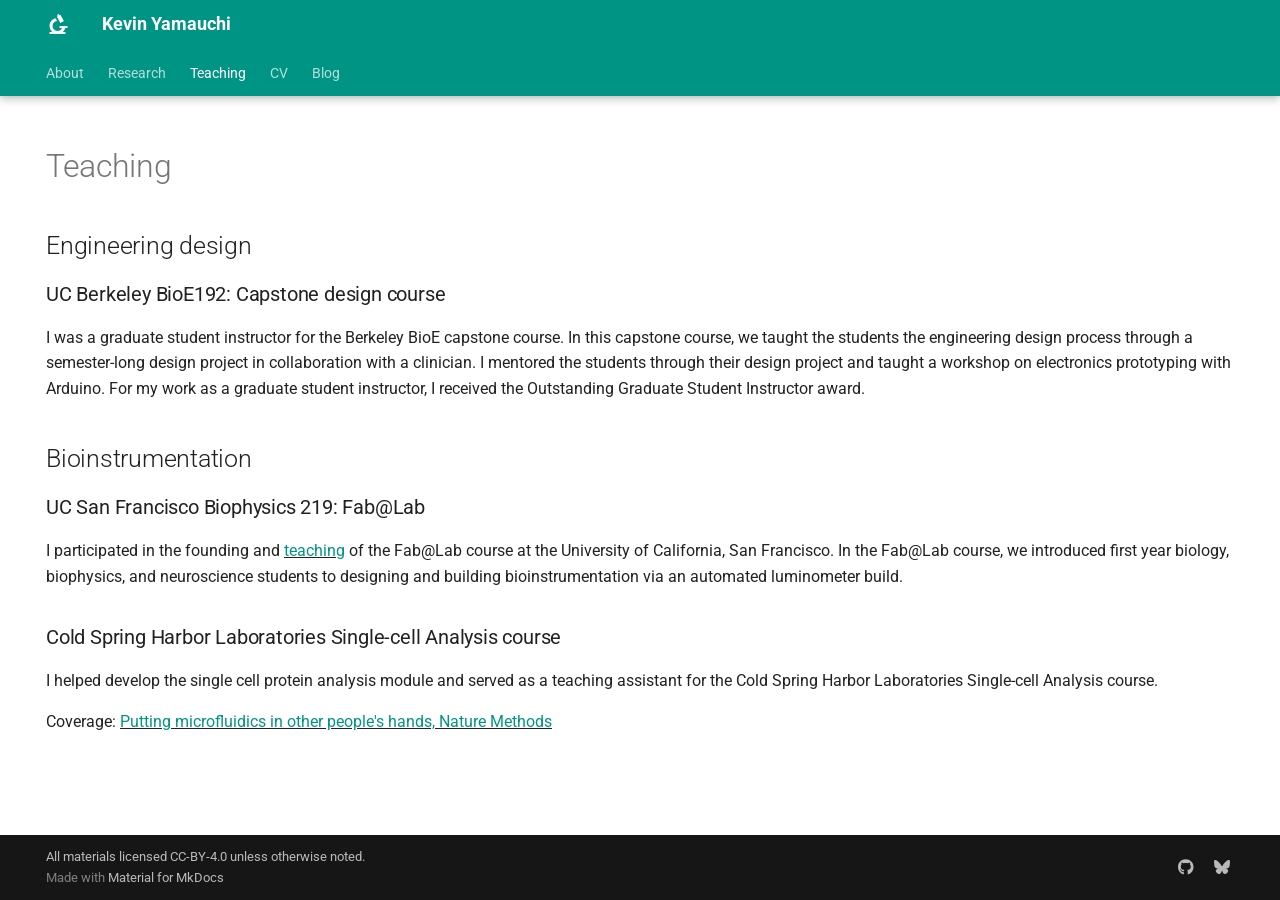
<file: teaching/index.html>
<!doctype html>
<html lang="en" class="no-js">
  <head>
    
      <meta charset="utf-8">
      <meta name="viewport" content="width=device-width,initial-scale=1">
      
      
      
      
        <link rel="prev" href="../research/">
      
      
        <link rel="next" href="../cv/">
      
      
      <link rel="icon" href="../assets/images/favicon.png">
      <meta name="generator" content="mkdocs-1.6.1, mkdocs-material-9.6.11">
    
    
      
        <title>Teaching - Kevin Yamauchi</title>
      
    
    
      <link rel="stylesheet" href="../assets/stylesheets/main.4af4bdda.min.css">
      
        
        <link rel="stylesheet" href="../assets/stylesheets/palette.06af60db.min.css">
      
      


    
    
      
    
    
      
        
        
        <link rel="preconnect" href="https://fonts.gstatic.com" crossorigin>
        <link rel="stylesheet" href="https://fonts.googleapis.com/css?family=Roboto:300,300i,400,400i,700,700i%7CRoboto+Mono:400,400i,700,700i&display=fallback">
        <style>:root{--md-text-font:"Roboto";--md-code-font:"Roboto Mono"}</style>
      
    
    
      <link rel="stylesheet" href="../stylesheets/extra.css">
    
    <script>__md_scope=new URL("..",location),__md_hash=e=>[...e].reduce(((e,_)=>(e<<5)-e+_.charCodeAt(0)),0),__md_get=(e,_=localStorage,t=__md_scope)=>JSON.parse(_.getItem(t.pathname+"."+e)),__md_set=(e,_,t=localStorage,a=__md_scope)=>{try{t.setItem(a.pathname+"."+e,JSON.stringify(_))}catch(e){}}</script>
    
      

    
    
    
  </head>
  
  
    
    
      
    
    
    
    
    <body dir="ltr" data-md-color-scheme="default" data-md-color-primary="teal" data-md-color-accent="light-blue">
  
    
    <input class="md-toggle" data-md-toggle="drawer" type="checkbox" id="__drawer" autocomplete="off">
    <input class="md-toggle" data-md-toggle="search" type="checkbox" id="__search" autocomplete="off">
    <label class="md-overlay" for="__drawer"></label>
    <div data-md-component="skip">
      
        
        <a href="#engineering-design" class="md-skip">
          Skip to content
        </a>
      
    </div>
    <div data-md-component="announce">
      
    </div>
    
    
      

  

<header class="md-header md-header--shadow md-header--lifted" data-md-component="header">
  <nav class="md-header__inner md-grid" aria-label="Header">
    <a href=".." title="Kevin Yamauchi" class="md-header__button md-logo" aria-label="Kevin Yamauchi" data-md-component="logo">
      
  
  <svg xmlns="http://www.w3.org/2000/svg" viewBox="0 0 24 24"><path d="M9.46 6.28 11.05 9c-2.58.26-4.55 2.41-4.55 5a5 5 0 0 0 5 5c2.05 0 3.81-1.23 4.58-3H13.5v-2h8v2h-2.25a8.05 8.05 0 0 1-2.46 4h2.71v2h-16v-2h2.71a8 8 0 0 1-2.71-6c0-3.63 2.46-6.8 5.96-7.72m3.28-4.21.76 1.3.86-.5 3.5 6.06-3.47 2-3.5-6.06.87-.5-.76-1.3z"/></svg>

    </a>
    <label class="md-header__button md-icon" for="__drawer">
      
      <svg xmlns="http://www.w3.org/2000/svg" viewBox="0 0 24 24"><path d="M3 6h18v2H3zm0 5h18v2H3zm0 5h18v2H3z"/></svg>
    </label>
    <div class="md-header__title" data-md-component="header-title">
      <div class="md-header__ellipsis">
        <div class="md-header__topic">
          <span class="md-ellipsis">
            Kevin Yamauchi
          </span>
        </div>
        <div class="md-header__topic" data-md-component="header-topic">
          <span class="md-ellipsis">
            
              Teaching
            
          </span>
        </div>
      </div>
    </div>
    
      
        <form class="md-header__option" data-md-component="palette">
  
    
    
    
    <input class="md-option" data-md-color-media="" data-md-color-scheme="default" data-md-color-primary="teal" data-md-color-accent="light-blue"  aria-hidden="true"  type="radio" name="__palette" id="__palette_0">
    
  
</form>
      
    
    
      <script>var palette=__md_get("__palette");if(palette&&palette.color){if("(prefers-color-scheme)"===palette.color.media){var media=matchMedia("(prefers-color-scheme: light)"),input=document.querySelector(media.matches?"[data-md-color-media='(prefers-color-scheme: light)']":"[data-md-color-media='(prefers-color-scheme: dark)']");palette.color.media=input.getAttribute("data-md-color-media"),palette.color.scheme=input.getAttribute("data-md-color-scheme"),palette.color.primary=input.getAttribute("data-md-color-primary"),palette.color.accent=input.getAttribute("data-md-color-accent")}for(var[key,value]of Object.entries(palette.color))document.body.setAttribute("data-md-color-"+key,value)}</script>
    
    
    
    
  </nav>
  
    
      
<nav class="md-tabs" aria-label="Tabs" data-md-component="tabs">
  <div class="md-grid">
    <ul class="md-tabs__list">
      
        
  
  
  
  
    <li class="md-tabs__item">
      <a href=".." class="md-tabs__link">
        
  
  
    
  
  About

      </a>
    </li>
  

      
        
  
  
  
  
    <li class="md-tabs__item">
      <a href="../research/" class="md-tabs__link">
        
  
  
    
  
  Research

      </a>
    </li>
  

      
        
  
  
  
    
  
  
    <li class="md-tabs__item md-tabs__item--active">
      <a href="./" class="md-tabs__link">
        
  
  
    
  
  Teaching

      </a>
    </li>
  

      
        
  
  
  
  
    <li class="md-tabs__item">
      <a href="../cv/" class="md-tabs__link">
        
  
  
    
  
  CV

      </a>
    </li>
  

      
        
  
  
  
  
    <li class="md-tabs__item">
      <a href="../blog/" class="md-tabs__link">
        
  
  
    
  
  Blog

      </a>
    </li>
  

      
    </ul>
  </div>
</nav>
    
  
</header>
    
    <div class="md-container" data-md-component="container">
      
      
        
      
      <main class="md-main" data-md-component="main">
        <div class="md-main__inner md-grid">
          
            
              
                
              
              <div class="md-sidebar md-sidebar--primary" data-md-component="sidebar" data-md-type="navigation" hidden>
                <div class="md-sidebar__scrollwrap">
                  <div class="md-sidebar__inner">
                    


  


<nav class="md-nav md-nav--primary md-nav--lifted" aria-label="Navigation" data-md-level="0">
  <label class="md-nav__title" for="__drawer">
    <a href=".." title="Kevin Yamauchi" class="md-nav__button md-logo" aria-label="Kevin Yamauchi" data-md-component="logo">
      
  
  <svg xmlns="http://www.w3.org/2000/svg" viewBox="0 0 24 24"><path d="M9.46 6.28 11.05 9c-2.58.26-4.55 2.41-4.55 5a5 5 0 0 0 5 5c2.05 0 3.81-1.23 4.58-3H13.5v-2h8v2h-2.25a8.05 8.05 0 0 1-2.46 4h2.71v2h-16v-2h2.71a8 8 0 0 1-2.71-6c0-3.63 2.46-6.8 5.96-7.72m3.28-4.21.76 1.3.86-.5 3.5 6.06-3.47 2-3.5-6.06.87-.5-.76-1.3z"/></svg>

    </a>
    Kevin Yamauchi
  </label>
  
  <ul class="md-nav__list" data-md-scrollfix>
    
      
      
  
  
  
  
    <li class="md-nav__item">
      <a href=".." class="md-nav__link">
        
  
  
  <span class="md-ellipsis">
    About
    
  </span>
  

      </a>
    </li>
  

    
      
      
  
  
  
  
    <li class="md-nav__item">
      <a href="../research/" class="md-nav__link">
        
  
  
  <span class="md-ellipsis">
    Research
    
  </span>
  

      </a>
    </li>
  

    
      
      
  
  
    
  
  
  
    <li class="md-nav__item md-nav__item--active">
      
      <input class="md-nav__toggle md-toggle" type="checkbox" id="__toc">
      
      
      
        <label class="md-nav__link md-nav__link--active" for="__toc">
          
  
  
  <span class="md-ellipsis">
    Teaching
    
  </span>
  

          <span class="md-nav__icon md-icon"></span>
        </label>
      
      <a href="./" class="md-nav__link md-nav__link--active">
        
  
  
  <span class="md-ellipsis">
    Teaching
    
  </span>
  

      </a>
      
        

<nav class="md-nav md-nav--secondary" aria-label="Table of contents">
  
  
  
  
    <label class="md-nav__title" for="__toc">
      <span class="md-nav__icon md-icon"></span>
      Table of contents
    </label>
    <ul class="md-nav__list" data-md-component="toc" data-md-scrollfix>
      
        <li class="md-nav__item">
  <a href="#engineering-design" class="md-nav__link">
    <span class="md-ellipsis">
      Engineering design
    </span>
  </a>
  
    <nav class="md-nav" aria-label="Engineering design">
      <ul class="md-nav__list">
        
          <li class="md-nav__item">
  <a href="#uc-berkeley-bioe192-capstone-design-course" class="md-nav__link">
    <span class="md-ellipsis">
      UC Berkeley BioE192: Capstone design course
    </span>
  </a>
  
</li>
        
      </ul>
    </nav>
  
</li>
      
        <li class="md-nav__item">
  <a href="#bioinstrumentation" class="md-nav__link">
    <span class="md-ellipsis">
      Bioinstrumentation
    </span>
  </a>
  
    <nav class="md-nav" aria-label="Bioinstrumentation">
      <ul class="md-nav__list">
        
          <li class="md-nav__item">
  <a href="#uc-san-francisco-biophysics-219-fablab" class="md-nav__link">
    <span class="md-ellipsis">
      UC San Francisco Biophysics 219: Fab@Lab
    </span>
  </a>
  
</li>
        
          <li class="md-nav__item">
  <a href="#cold-spring-harbor-laboratories-single-cell-analysis-course" class="md-nav__link">
    <span class="md-ellipsis">
      Cold Spring Harbor Laboratories Single-cell Analysis course
    </span>
  </a>
  
</li>
        
      </ul>
    </nav>
  
</li>
      
    </ul>
  
</nav>
      
    </li>
  

    
      
      
  
  
  
  
    <li class="md-nav__item">
      <a href="../cv/" class="md-nav__link">
        
  
  
  <span class="md-ellipsis">
    CV
    
  </span>
  

      </a>
    </li>
  

    
      
      
  
  
  
    
  
  
    <li class="md-nav__item">
      <a href="../blog/" class="md-nav__link">
        
  
  
  <span class="md-ellipsis">
    Blog
    
  </span>
  

      </a>
    </li>
  

    
  </ul>
</nav>
                  </div>
                </div>
              </div>
            
            
              
                
              
              <div class="md-sidebar md-sidebar--secondary" data-md-component="sidebar" data-md-type="toc" hidden>
                <div class="md-sidebar__scrollwrap">
                  <div class="md-sidebar__inner">
                    

<nav class="md-nav md-nav--secondary" aria-label="Table of contents">
  
  
  
  
    <label class="md-nav__title" for="__toc">
      <span class="md-nav__icon md-icon"></span>
      Table of contents
    </label>
    <ul class="md-nav__list" data-md-component="toc" data-md-scrollfix>
      
        <li class="md-nav__item">
  <a href="#engineering-design" class="md-nav__link">
    <span class="md-ellipsis">
      Engineering design
    </span>
  </a>
  
    <nav class="md-nav" aria-label="Engineering design">
      <ul class="md-nav__list">
        
          <li class="md-nav__item">
  <a href="#uc-berkeley-bioe192-capstone-design-course" class="md-nav__link">
    <span class="md-ellipsis">
      UC Berkeley BioE192: Capstone design course
    </span>
  </a>
  
</li>
        
      </ul>
    </nav>
  
</li>
      
        <li class="md-nav__item">
  <a href="#bioinstrumentation" class="md-nav__link">
    <span class="md-ellipsis">
      Bioinstrumentation
    </span>
  </a>
  
    <nav class="md-nav" aria-label="Bioinstrumentation">
      <ul class="md-nav__list">
        
          <li class="md-nav__item">
  <a href="#uc-san-francisco-biophysics-219-fablab" class="md-nav__link">
    <span class="md-ellipsis">
      UC San Francisco Biophysics 219: Fab@Lab
    </span>
  </a>
  
</li>
        
          <li class="md-nav__item">
  <a href="#cold-spring-harbor-laboratories-single-cell-analysis-course" class="md-nav__link">
    <span class="md-ellipsis">
      Cold Spring Harbor Laboratories Single-cell Analysis course
    </span>
  </a>
  
</li>
        
      </ul>
    </nav>
  
</li>
      
    </ul>
  
</nav>
                  </div>
                </div>
              </div>
            
          
          
            <div class="md-content" data-md-component="content">
              <article class="md-content__inner md-typeset">
                
                  
  




  <h1>Teaching</h1>

<h2 id="engineering-design">Engineering design</h2>
<h3 id="uc-berkeley-bioe192-capstone-design-course">UC Berkeley BioE192: Capstone design course</h3>
<p>I was a graduate student instructor for the Berkeley BioE capstone course. In this capstone course, we taught the students the engineering design process through a semester-long design project in collaboration with a clinician. I mentored the students through their design project and taught a workshop on electronics prototyping with Arduino. For my work as a graduate student instructor, I received the Outstanding Graduate Student Instructor award.</p>
<h2 id="bioinstrumentation">Bioinstrumentation</h2>
<h3 id="uc-san-francisco-biophysics-219-fablab">UC San Francisco Biophysics 219: Fab@Lab</h3>
<p>I participated in the founding and <u><a href="https://twitter.com/WallaceUcsf/status/1128382299907641345">teaching</a></u> of the Fab@Lab course at the University of California, San Francisco. In the Fab@Lab course, we introduced first year biology, biophysics, and neuroscience students to designing and building bioinstrumentation via an automated luminometer build.</p>
<h3 id="cold-spring-harbor-laboratories-single-cell-analysis-course">Cold Spring Harbor Laboratories Single-cell Analysis course</h3>
<p>I helped develop the single cell protein analysis module and served as a teaching assistant for the Cold Spring Harbor Laboratories Single-cell Analysis course. </p>
<p>Coverage: <u><a href="https://www.nature.com/articles/nmeth.4609">Putting microfluidics in other people's hands, Nature Methods</a></u></p>







  
  




  



                
              </article>
            </div>
          
          
<script>var target=document.getElementById(location.hash.slice(1));target&&target.name&&(target.checked=target.name.startsWith("__tabbed_"))</script>
        </div>
        
          <button type="button" class="md-top md-icon" data-md-component="top" hidden>
  
  <svg xmlns="http://www.w3.org/2000/svg" viewBox="0 0 24 24"><path d="M13 20h-2V8l-5.5 5.5-1.42-1.42L12 4.16l7.92 7.92-1.42 1.42L13 8z"/></svg>
  Back to top
</button>
        
      </main>
      
        <footer class="md-footer">
  
  <div class="md-footer-meta md-typeset">
    <div class="md-footer-meta__inner md-grid">
      <div class="md-copyright">
  
    <div class="md-copyright__highlight">
      All materials licensed <a href="https://creativecommons.org/licenses/by/4.0/">CC-BY-4.0</a> unless otherwise noted.
    </div>
  
  
    Made with
    <a href="https://squidfunk.github.io/mkdocs-material/" target="_blank" rel="noopener">
      Material for MkDocs
    </a>
  
</div>
      
        <div class="md-social">
  
    
    
    
    
      
      
    
    <a href="https://github.com/kevinyamauchi" target="_blank" rel="noopener" title="github.com" class="md-social__link">
      <svg xmlns="http://www.w3.org/2000/svg" viewBox="0 0 496 512"><!--! Font Awesome Free 6.7.2 by @fontawesome - https://fontawesome.com License - https://fontawesome.com/license/free (Icons: CC BY 4.0, Fonts: SIL OFL 1.1, Code: MIT License) Copyright 2024 Fonticons, Inc.--><path d="M165.9 397.4c0 2-2.3 3.6-5.2 3.6-3.3.3-5.6-1.3-5.6-3.6 0-2 2.3-3.6 5.2-3.6 3-.3 5.6 1.3 5.6 3.6m-31.1-4.5c-.7 2 1.3 4.3 4.3 4.9 2.6 1 5.6 0 6.2-2s-1.3-4.3-4.3-5.2c-2.6-.7-5.5.3-6.2 2.3m44.2-1.7c-2.9.7-4.9 2.6-4.6 4.9.3 2 2.9 3.3 5.9 2.6 2.9-.7 4.9-2.6 4.6-4.6-.3-1.9-3-3.2-5.9-2.9M244.8 8C106.1 8 0 113.3 0 252c0 110.9 69.8 205.8 169.5 239.2 12.8 2.3 17.3-5.6 17.3-12.1 0-6.2-.3-40.4-.3-61.4 0 0-70 15-84.7-29.8 0 0-11.4-29.1-27.8-36.6 0 0-22.9-15.7 1.6-15.4 0 0 24.9 2 38.6 25.8 21.9 38.6 58.6 27.5 72.9 20.9 2.3-16 8.8-27.1 16-33.7-55.9-6.2-112.3-14.3-112.3-110.5 0-27.5 7.6-41.3 23.6-58.9-2.6-6.5-11.1-33.3 2.6-67.9 20.9-6.5 69 27 69 27 20-5.6 41.5-8.5 62.8-8.5s42.8 2.9 62.8 8.5c0 0 48.1-33.6 69-27 13.7 34.7 5.2 61.4 2.6 67.9 16 17.7 25.8 31.5 25.8 58.9 0 96.5-58.9 104.2-114.8 110.5 9.2 7.9 17 22.9 17 46.4 0 33.7-.3 75.4-.3 83.6 0 6.5 4.6 14.4 17.3 12.1C428.2 457.8 496 362.9 496 252 496 113.3 383.5 8 244.8 8M97.2 352.9c-1.3 1-1 3.3.7 5.2 1.6 1.6 3.9 2.3 5.2 1 1.3-1 1-3.3-.7-5.2-1.6-1.6-3.9-2.3-5.2-1m-10.8-8.1c-.7 1.3.3 2.9 2.3 3.9 1.6 1 3.6.7 4.3-.7.7-1.3-.3-2.9-2.3-3.9-2-.6-3.6-.3-4.3.7m32.4 35.6c-1.6 1.3-1 4.3 1.3 6.2 2.3 2.3 5.2 2.6 6.5 1 1.3-1.3.7-4.3-1.3-6.2-2.2-2.3-5.2-2.6-6.5-1m-11.4-14.7c-1.6 1-1.6 3.6 0 5.9s4.3 3.3 5.6 2.3c1.6-1.3 1.6-3.9 0-6.2-1.4-2.3-4-3.3-5.6-2"/></svg>
    </a>
  
    
    
    
    
      
      
    
    <a href="https://bsky.app/profile/kevinyamauchi.bsky.social" target="_blank" rel="noopener" title="bsky.app" class="md-social__link">
      <svg xmlns="http://www.w3.org/2000/svg" viewBox="0 0 512 512"><!--! Font Awesome Free 6.7.2 by @fontawesome - https://fontawesome.com License - https://fontawesome.com/license/free (Icons: CC BY 4.0, Fonts: SIL OFL 1.1, Code: MIT License) Copyright 2024 Fonticons, Inc.--><path d="M111.8 62.2C170.2 105.9 233 194.7 256 242.4c23-47.6 85.8-136.4 144.2-180.2 42.1-31.6 110.3-56 110.3 21.8 0 15.5-8.9 130.5-14.1 149.2-18.2 64.8-84.4 81.4-143.3 71.3C456 322 482.2 380 425.6 438c-107.4 110.2-154.3-27.6-166.3-62.9-1.7-4.9-2.6-7.8-3.3-7.8s-1.6 3-3.3 7.8c-12 35.3-59 173.1-166.3 62.9-56.5-58-30.4-116 72.5-133.5C100 314.6 33.8 298 15.7 233.1 10.4 214.4 1.5 99.4 1.5 83.9c0-77.8 68.2-53.4 110.3-21.8z"/></svg>
    </a>
  
</div>
      
    </div>
  </div>
</footer>
      
    </div>
    <div class="md-dialog" data-md-component="dialog">
      <div class="md-dialog__inner md-typeset"></div>
    </div>
    
    
    
      
      <script id="__config" type="application/json">{"base": "..", "features": ["announce.dismiss", "content.action.edit", "content.action.view", "content.code.annotate", "content.code.copy", "content.tooltips", "navigation.indexes", "navigation.sections", "navigation.tabs", "navigation.tabs.sticky", "navigation.top", "search.highlight", "search.suggest", "toc.follow"], "search": "../assets/javascripts/workers/search.f8cc74c7.min.js", "tags": null, "translations": {"clipboard.copied": "Copied to clipboard", "clipboard.copy": "Copy to clipboard", "search.result.more.one": "1 more on this page", "search.result.more.other": "# more on this page", "search.result.none": "No matching documents", "search.result.one": "1 matching document", "search.result.other": "# matching documents", "search.result.placeholder": "Type to start searching", "search.result.term.missing": "Missing", "select.version": "Select version"}, "version": null}</script>
    
    
      <script src="../assets/javascripts/bundle.c8b220af.min.js"></script>
      
    
  </body>
</html>
</file>
<file: stylesheets/extra.css>
.md-typeset .grid.cards.no-border > ul > li {
    border: 0;
    box-shadow: none;
}

.md-typeset .grid.cards.no-border > ul > li:hover {
    box-shadow: none;
}
</file>
<file: assets/stylesheets/main.4af4bdda.min.css>
@charset "UTF-8";html{-webkit-text-size-adjust:none;-moz-text-size-adjust:none;text-size-adjust:none;box-sizing:border-box}*,:after,:before{box-sizing:inherit}@media (prefers-reduced-motion){*,:after,:before{transition:none!important}}body{margin:0}a,button,input,label{-webkit-tap-highlight-color:transparent}a{color:inherit;text-decoration:none}hr{border:0;box-sizing:initial;display:block;height:.05rem;overflow:visible;padding:0}small{font-size:80%}sub,sup{line-height:1em}img{border-style:none}table{border-collapse:initial;border-spacing:0}td,th{font-weight:400;vertical-align:top}button{background:#0000;border:0;font-family:inherit;font-size:inherit;margin:0;padding:0}input{border:0;outline:none}:root{--md-primary-fg-color:#4051b5;--md-primary-fg-color--light:#5d6cc0;--md-primary-fg-color--dark:#303fa1;--md-primary-bg-color:#fff;--md-primary-bg-color--light:#ffffffb3;--md-accent-fg-color:#526cfe;--md-accent-fg-color--transparent:#526cfe1a;--md-accent-bg-color:#fff;--md-accent-bg-color--light:#ffffffb3}[data-md-color-scheme=default]{color-scheme:light}[data-md-color-scheme=default] img[src$="#gh-dark-mode-only"],[data-md-color-scheme=default] img[src$="#only-dark"]{display:none}:root,[data-md-color-scheme=default]{--md-hue:225deg;--md-default-fg-color:#000000de;--md-default-fg-color--light:#0000008a;--md-default-fg-color--lighter:#00000052;--md-default-fg-color--lightest:#00000012;--md-default-bg-color:#fff;--md-default-bg-color--light:#ffffffb3;--md-default-bg-color--lighter:#ffffff4d;--md-default-bg-color--lightest:#ffffff1f;--md-code-fg-color:#36464e;--md-code-bg-color:#f5f5f5;--md-code-hl-color:#4287ff;--md-code-hl-color--light:#4287ff1a;--md-code-hl-number-color:#d52a2a;--md-code-hl-special-color:#db1457;--md-code-hl-function-color:#a846b9;--md-code-hl-constant-color:#6e59d9;--md-code-hl-keyword-color:#3f6ec6;--md-code-hl-string-color:#1c7d4d;--md-code-hl-name-color:var(--md-code-fg-color);--md-code-hl-operator-color:var(--md-default-fg-color--light);--md-code-hl-punctuation-color:var(--md-default-fg-color--light);--md-code-hl-comment-color:var(--md-default-fg-color--light);--md-code-hl-generic-color:var(--md-default-fg-color--light);--md-code-hl-variable-color:var(--md-default-fg-color--light);--md-typeset-color:var(--md-default-fg-color);--md-typeset-a-color:var(--md-primary-fg-color);--md-typeset-del-color:#f5503d26;--md-typeset-ins-color:#0bd57026;--md-typeset-kbd-color:#fafafa;--md-typeset-kbd-accent-color:#fff;--md-typeset-kbd-border-color:#b8b8b8;--md-typeset-mark-color:#ffff0080;--md-typeset-table-color:#0000001f;--md-typeset-table-color--light:rgba(0,0,0,.035);--md-admonition-fg-color:var(--md-default-fg-color);--md-admonition-bg-color:var(--md-default-bg-color);--md-warning-fg-color:#000000de;--md-warning-bg-color:#ff9;--md-footer-fg-color:#fff;--md-footer-fg-color--light:#ffffffb3;--md-footer-fg-color--lighter:#ffffff73;--md-footer-bg-color:#000000de;--md-footer-bg-color--dark:#00000052;--md-shadow-z1:0 0.2rem 0.5rem #0000000d,0 0 0.05rem #0000001a;--md-shadow-z2:0 0.2rem 0.5rem #0000001a,0 0 0.05rem #00000040;--md-shadow-z3:0 0.2rem 0.5rem #0003,0 0 0.05rem #00000059}.md-icon svg{fill:currentcolor;display:block;height:1.2rem;width:1.2rem}body{-webkit-font-smoothing:antialiased;-moz-osx-font-smoothing:grayscale;--md-text-font-family:var(--md-text-font,_),-apple-system,BlinkMacSystemFont,Helvetica,Arial,sans-serif;--md-code-font-family:var(--md-code-font,_),SFMono-Regular,Consolas,Menlo,monospace}aside,body,input{font-feature-settings:"kern","liga";color:var(--md-typeset-color);font-family:var(--md-text-font-family)}code,kbd,pre{font-feature-settings:"kern";font-family:var(--md-code-font-family)}:root{--md-typeset-table-sort-icon:url('data:image/svg+xml;charset=utf-8,<svg xmlns="http://www.w3.org/2000/svg" viewBox="0 0 24 24"><path d="m18 21-4-4h3V7h-3l4-4 4 4h-3v10h3M2 19v-2h10v2M2 13v-2h7v2M2 7V5h4v2z"/></svg>');--md-typeset-table-sort-icon--asc:url('data:image/svg+xml;charset=utf-8,<svg xmlns="http://www.w3.org/2000/svg" viewBox="0 0 24 24"><path d="M19 17h3l-4 4-4-4h3V3h2M2 17h10v2H2M6 5v2H2V5m0 6h7v2H2z"/></svg>');--md-typeset-table-sort-icon--desc:url('data:image/svg+xml;charset=utf-8,<svg xmlns="http://www.w3.org/2000/svg" viewBox="0 0 24 24"><path d="M19 7h3l-4-4-4 4h3v14h2M2 17h10v2H2M6 5v2H2V5m0 6h7v2H2z"/></svg>')}.md-typeset{-webkit-print-color-adjust:exact;color-adjust:exact;font-size:.8rem;line-height:1.6;overflow-wrap:break-word}@media print{.md-typeset{font-size:.68rem}}.md-typeset blockquote,.md-typeset dl,.md-typeset figure,.md-typeset ol,.md-typeset pre,.md-typeset ul{margin-bottom:1em;margin-top:1em}.md-typeset h1{color:var(--md-default-fg-color--light);font-size:2em;line-height:1.3;margin:0 0 1.25em}.md-typeset h1,.md-typeset h2{font-weight:300;letter-spacing:-.01em}.md-typeset h2{font-size:1.5625em;line-height:1.4;margin:1.6em 0 .64em}.md-typeset h3{font-size:1.25em;font-weight:400;letter-spacing:-.01em;line-height:1.5;margin:1.6em 0 .8em}.md-typeset h2+h3{margin-top:.8em}.md-typeset h4{font-weight:700;letter-spacing:-.01em;margin:1em 0}.md-typeset h5,.md-typeset h6{color:var(--md-default-fg-color--light);font-size:.8em;font-weight:700;letter-spacing:-.01em;margin:1.25em 0}.md-typeset h5{text-transform:uppercase}.md-typeset h5 code{text-transform:none}.md-typeset hr{border-bottom:.05rem solid var(--md-default-fg-color--lightest);display:flow-root;margin:1.5em 0}.md-typeset a{color:var(--md-typeset-a-color);word-break:break-word}.md-typeset a,.md-typeset a:before{transition:color 125ms}.md-typeset a:focus,.md-typeset a:hover{color:var(--md-accent-fg-color)}.md-typeset a:focus code,.md-typeset a:hover code{background-color:var(--md-accent-fg-color--transparent)}.md-typeset a code{color:currentcolor;transition:background-color 125ms}.md-typeset a.focus-visible{outline-color:var(--md-accent-fg-color);outline-offset:.2rem}.md-typeset code,.md-typeset kbd,.md-typeset pre{color:var(--md-code-fg-color);direction:ltr;font-variant-ligatures:none}@media print{.md-typeset code,.md-typeset kbd,.md-typeset pre{white-space:pre-wrap}}.md-typeset code{background-color:var(--md-code-bg-color);border-radius:.1rem;-webkit-box-decoration-break:clone;box-decoration-break:clone;font-size:.85em;padding:0 .2941176471em;word-break:break-word}.md-typeset code:not(.focus-visible){-webkit-tap-highlight-color:transparent;outline:none}.md-typeset pre{display:flow-root;line-height:1.4;position:relative}.md-typeset pre>code{-webkit-box-decoration-break:slice;box-decoration-break:slice;box-shadow:none;display:block;margin:0;outline-color:var(--md-accent-fg-color);overflow:auto;padding:.7720588235em 1.1764705882em;scrollbar-color:var(--md-default-fg-color--lighter) #0000;scrollbar-width:thin;touch-action:auto;word-break:normal}.md-typeset pre>code:hover{scrollbar-color:var(--md-accent-fg-color) #0000}.md-typeset pre>code::-webkit-scrollbar{height:.2rem;width:.2rem}.md-typeset pre>code::-webkit-scrollbar-thumb{background-color:var(--md-default-fg-color--lighter)}.md-typeset pre>code::-webkit-scrollbar-thumb:hover{background-color:var(--md-accent-fg-color)}.md-typeset kbd{background-color:var(--md-typeset-kbd-color);border-radius:.1rem;box-shadow:0 .1rem 0 .05rem var(--md-typeset-kbd-border-color),0 .1rem 0 var(--md-typeset-kbd-border-color),0 -.1rem .2rem var(--md-typeset-kbd-accent-color) inset;color:var(--md-default-fg-color);display:inline-block;font-size:.75em;padding:0 .6666666667em;vertical-align:text-top;word-break:break-word}.md-typeset mark{background-color:var(--md-typeset-mark-color);-webkit-box-decoration-break:clone;box-decoration-break:clone;color:inherit;word-break:break-word}.md-typeset abbr{border-bottom:.05rem dotted var(--md-default-fg-color--light);cursor:help;text-decoration:none}.md-typeset small{opacity:.75}[dir=ltr] .md-typeset sub,[dir=ltr] .md-typeset sup{margin-left:.078125em}[dir=rtl] .md-typeset sub,[dir=rtl] .md-typeset sup{margin-right:.078125em}[dir=ltr] .md-typeset blockquote{padding-left:.6rem}[dir=rtl] .md-typeset blockquote{padding-right:.6rem}[dir=ltr] .md-typeset blockquote{border-left:.2rem solid var(--md-default-fg-color--lighter)}[dir=rtl] .md-typeset blockquote{border-right:.2rem solid var(--md-default-fg-color--lighter)}.md-typeset blockquote{color:var(--md-default-fg-color--light);margin-left:0;margin-right:0}.md-typeset ul{list-style-type:disc}.md-typeset ul[type]{list-style-type:revert-layer}[dir=ltr] .md-typeset ol,[dir=ltr] .md-typeset ul{margin-left:.625em}[dir=rtl] .md-typeset ol,[dir=rtl] .md-typeset ul{margin-right:.625em}.md-typeset ol,.md-typeset ul{padding:0}.md-typeset ol:not([hidden]),.md-typeset ul:not([hidden]){display:flow-root}.md-typeset ol ol,.md-typeset ul ol{list-style-type:lower-alpha}.md-typeset ol ol ol,.md-typeset ul ol ol{list-style-type:lower-roman}.md-typeset ol ol ol ol,.md-typeset ul ol ol ol{list-style-type:upper-alpha}.md-typeset ol ol ol ol ol,.md-typeset ul ol ol ol ol{list-style-type:upper-roman}.md-typeset ol[type],.md-typeset ul[type]{list-style-type:revert-layer}[dir=ltr] .md-typeset ol li,[dir=ltr] .md-typeset ul li{margin-left:1.25em}[dir=rtl] .md-typeset ol li,[dir=rtl] .md-typeset ul li{margin-right:1.25em}.md-typeset ol li,.md-typeset ul li{margin-bottom:.5em}.md-typeset ol li blockquote,.md-typeset ol li p,.md-typeset ul li blockquote,.md-typeset ul li p{margin:.5em 0}.md-typeset ol li:last-child,.md-typeset ul li:last-child{margin-bottom:0}[dir=ltr] .md-typeset ol li ol,[dir=ltr] .md-typeset ol li ul,[dir=ltr] .md-typeset ul li ol,[dir=ltr] .md-typeset ul li ul{margin-left:.625em}[dir=rtl] .md-typeset ol li ol,[dir=rtl] .md-typeset ol li ul,[dir=rtl] .md-typeset ul li ol,[dir=rtl] .md-typeset ul li ul{margin-right:.625em}.md-typeset ol li ol,.md-typeset ol li ul,.md-typeset ul li ol,.md-typeset ul li ul{margin-bottom:.5em;margin-top:.5em}[dir=ltr] .md-typeset dd{margin-left:1.875em}[dir=rtl] .md-typeset dd{margin-right:1.875em}.md-typeset dd{margin-bottom:1.5em;margin-top:1em}.md-typeset img,.md-typeset svg,.md-typeset video{height:auto;max-width:100%}.md-typeset img[align=left]{margin:1em 1em 1em 0}.md-typeset img[align=right]{margin:1em 0 1em 1em}.md-typeset img[align]:only-child{margin-top:0}.md-typeset figure{display:flow-root;margin:1em auto;max-width:100%;text-align:center;width:-moz-fit-content;width:fit-content}.md-typeset figure img{display:block;margin:0 auto}.md-typeset figcaption{font-style:italic;margin:1em auto;max-width:24rem}.md-typeset iframe{max-width:100%}.md-typeset table:not([class]){background-color:var(--md-default-bg-color);border:.05rem solid var(--md-typeset-table-color);border-radius:.1rem;display:inline-block;font-size:.64rem;max-width:100%;overflow:auto;touch-action:auto}@media print{.md-typeset table:not([class]){display:table}}.md-typeset table:not([class])+*{margin-top:1.5em}.md-typeset table:not([class]) td>:first-child,.md-typeset table:not([class]) th>:first-child{margin-top:0}.md-typeset table:not([class]) td>:last-child,.md-typeset table:not([class]) th>:last-child{margin-bottom:0}.md-typeset table:not([class]) td:not([align]),.md-typeset table:not([class]) th:not([align]){text-align:left}[dir=rtl] .md-typeset table:not([class]) td:not([align]),[dir=rtl] .md-typeset table:not([class]) th:not([align]){text-align:right}.md-typeset table:not([class]) th{font-weight:700;min-width:5rem;padding:.9375em 1.25em;vertical-align:top}.md-typeset table:not([class]) td{border-top:.05rem solid var(--md-typeset-table-color);padding:.9375em 1.25em;vertical-align:top}.md-typeset table:not([class]) tbody tr{transition:background-color 125ms}.md-typeset table:not([class]) tbody tr:hover{background-color:var(--md-typeset-table-color--light);box-shadow:0 .05rem 0 var(--md-default-bg-color) inset}.md-typeset table:not([class]) a{word-break:normal}.md-typeset table th[role=columnheader]{cursor:pointer}[dir=ltr] .md-typeset table th[role=columnheader]:after{margin-left:.5em}[dir=rtl] .md-typeset table th[role=columnheader]:after{margin-right:.5em}.md-typeset table th[role=columnheader]:after{content:"";display:inline-block;height:1.2em;-webkit-mask-image:var(--md-typeset-table-sort-icon);mask-image:var(--md-typeset-table-sort-icon);-webkit-mask-repeat:no-repeat;mask-repeat:no-repeat;-webkit-mask-size:contain;mask-size:contain;transition:background-color 125ms;vertical-align:text-bottom;width:1.2em}.md-typeset table th[role=columnheader]:hover:after{background-color:var(--md-default-fg-color--lighter)}.md-typeset table th[role=columnheader][aria-sort=ascending]:after{background-color:var(--md-default-fg-color--light);-webkit-mask-image:var(--md-typeset-table-sort-icon--asc);mask-image:var(--md-typeset-table-sort-icon--asc)}.md-typeset table th[role=columnheader][aria-sort=descending]:after{background-color:var(--md-default-fg-color--light);-webkit-mask-image:var(--md-typeset-table-sort-icon--desc);mask-image:var(--md-typeset-table-sort-icon--desc)}.md-typeset__scrollwrap{margin:1em -.8rem;overflow-x:auto;touch-action:auto}.md-typeset__table{display:inline-block;margin-bottom:.5em;padding:0 .8rem}@media print{.md-typeset__table{display:block}}html .md-typeset__table table{display:table;margin:0;overflow:hidden;width:100%}@media screen and (max-width:44.984375em){.md-content__inner>pre{margin:1em -.8rem}.md-content__inner>pre code{border-radius:0}}.md-typeset .md-author{border-radius:100%;display:block;flex-shrink:0;height:1.6rem;overflow:hidden;position:relative;transition:color 125ms,transform 125ms;width:1.6rem}.md-typeset .md-author img{display:block}.md-typeset .md-author--more{background:var(--md-default-fg-color--lightest);color:var(--md-default-fg-color--lighter);font-size:.6rem;font-weight:700;line-height:1.6rem;text-align:center}.md-typeset .md-author--long{height:2.4rem;width:2.4rem}.md-typeset a.md-author{transform:scale(1)}.md-typeset a.md-author img{border-radius:100%;filter:grayscale(100%) opacity(75%);transition:filter 125ms}.md-typeset a.md-author:focus,.md-typeset a.md-author:hover{transform:scale(1.1);z-index:1}.md-typeset a.md-author:focus img,.md-typeset a.md-author:hover img{filter:grayscale(0)}.md-banner{background-color:var(--md-footer-bg-color);color:var(--md-footer-fg-color);overflow:auto}@media print{.md-banner{display:none}}.md-banner--warning{background-color:var(--md-warning-bg-color);color:var(--md-warning-fg-color)}.md-banner__inner{font-size:.7rem;margin:.6rem auto;padding:0 .8rem}[dir=ltr] .md-banner__button{float:right}[dir=rtl] .md-banner__button{float:left}.md-banner__button{color:inherit;cursor:pointer;transition:opacity .25s}.no-js .md-banner__button{display:none}.md-banner__button:hover{opacity:.7}html{font-size:125%;height:100%;overflow-x:hidden}@media screen and (min-width:100em){html{font-size:137.5%}}@media screen and (min-width:125em){html{font-size:150%}}body{background-color:var(--md-default-bg-color);display:flex;flex-direction:column;font-size:.5rem;min-height:100%;position:relative;width:100%}@media print{body{display:block}}@media screen and (max-width:59.984375em){body[data-md-scrolllock]{position:fixed}}.md-grid{margin-left:auto;margin-right:auto;max-width:61rem}.md-container{display:flex;flex-direction:column;flex-grow:1}@media print{.md-container{display:block}}.md-main{flex-grow:1}.md-main__inner{display:flex;height:100%;margin-top:1.5rem}.md-ellipsis{overflow:hidden;text-overflow:ellipsis}.md-toggle{display:none}.md-option{height:0;opacity:0;position:absolute;width:0}.md-option:checked+label:not([hidden]){display:block}.md-option.focus-visible+label{outline-color:var(--md-accent-fg-color);outline-style:auto}.md-skip{background-color:var(--md-default-fg-color);border-radius:.1rem;color:var(--md-default-bg-color);font-size:.64rem;margin:.5rem;opacity:0;outline-color:var(--md-accent-fg-color);padding:.3rem .5rem;position:fixed;transform:translateY(.4rem);z-index:-1}.md-skip:focus{opacity:1;transform:translateY(0);transition:transform .25s cubic-bezier(.4,0,.2,1),opacity 175ms 75ms;z-index:10}@page{margin:25mm}:root{--md-clipboard-icon:url('data:image/svg+xml;charset=utf-8,<svg xmlns="http://www.w3.org/2000/svg" viewBox="0 0 24 24"><path d="M19 21H8V7h11m0-2H8a2 2 0 0 0-2 2v14a2 2 0 0 0 2 2h11a2 2 0 0 0 2-2V7a2 2 0 0 0-2-2m-3-4H4a2 2 0 0 0-2 2v14h2V3h12z"/></svg>')}.md-clipboard{border-radius:.1rem;color:var(--md-default-fg-color--lightest);cursor:pointer;height:1.5em;outline-color:var(--md-accent-fg-color);outline-offset:.1rem;position:absolute;right:.5em;top:.5em;transition:color .25s;width:1.5em;z-index:1}@media print{.md-clipboard{display:none}}.md-clipboard:not(.focus-visible){-webkit-tap-highlight-color:transparent;outline:none}:hover>.md-clipboard{color:var(--md-default-fg-color--light)}.md-clipboard:focus,.md-clipboard:hover{color:var(--md-accent-fg-color)}.md-clipboard:after{background-color:currentcolor;content:"";display:block;height:1.125em;margin:0 auto;-webkit-mask-image:var(--md-clipboard-icon);mask-image:var(--md-clipboard-icon);-webkit-mask-position:center;mask-position:center;-webkit-mask-repeat:no-repeat;mask-repeat:no-repeat;-webkit-mask-size:contain;mask-size:contain;width:1.125em}.md-clipboard--inline{cursor:pointer}.md-clipboard--inline code{transition:color .25s,background-color .25s}.md-clipboard--inline:focus code,.md-clipboard--inline:hover code{background-color:var(--md-accent-fg-color--transparent);color:var(--md-accent-fg-color)}.md-typeset .md-code__content{display:grid}@keyframes consent{0%{opacity:0;transform:translateY(100%)}to{opacity:1;transform:translateY(0)}}@keyframes overlay{0%{opacity:0}to{opacity:1}}.md-consent__overlay{animation:overlay .25s both;-webkit-backdrop-filter:blur(.1rem);backdrop-filter:blur(.1rem);background-color:#0000008a;height:100%;opacity:1;position:fixed;top:0;width:100%;z-index:5}.md-consent__inner{animation:consent .5s cubic-bezier(.1,.7,.1,1) both;background-color:var(--md-default-bg-color);border:0;border-radius:.1rem;bottom:0;box-shadow:0 0 .2rem #0000001a,0 .2rem .4rem #0003;max-height:100%;overflow:auto;padding:0;position:fixed;width:100%;z-index:5}.md-consent__form{padding:.8rem}.md-consent__settings{display:none;margin:1em 0}input:checked+.md-consent__settings{display:block}.md-consent__controls{margin-bottom:.8rem}.md-typeset .md-consent__controls .md-button{display:inline}@media screen and (max-width:44.984375em){.md-typeset .md-consent__controls .md-button{display:block;margin-top:.4rem;text-align:center;width:100%}}.md-consent label{cursor:pointer}.md-content{flex-grow:1;min-width:0}.md-content__inner{margin:0 .8rem 1.2rem;padding-top:.6rem}@media screen and (min-width:76.25em){[dir=ltr] .md-sidebar--primary:not([hidden])~.md-content>.md-content__inner{margin-left:1.2rem}[dir=ltr] .md-sidebar--secondary:not([hidden])~.md-content>.md-content__inner,[dir=rtl] .md-sidebar--primary:not([hidden])~.md-content>.md-content__inner{margin-right:1.2rem}[dir=rtl] .md-sidebar--secondary:not([hidden])~.md-content>.md-content__inner{margin-left:1.2rem}}.md-content__inner:before{content:"";display:block;height:.4rem}.md-content__inner>:last-child{margin-bottom:0}[dir=ltr] .md-content__button{float:right}[dir=rtl] .md-content__button{float:left}[dir=ltr] .md-content__button{margin-left:.4rem}[dir=rtl] .md-content__button{margin-right:.4rem}.md-content__button{margin:.4rem 0;padding:0}@media print{.md-content__button{display:none}}.md-typeset .md-content__button{color:var(--md-default-fg-color--lighter)}.md-content__button svg{display:inline;vertical-align:top}[dir=rtl] .md-content__button svg{transform:scaleX(-1)}[dir=ltr] .md-dialog{right:.8rem}[dir=rtl] .md-dialog{left:.8rem}.md-dialog{background-color:var(--md-default-fg-color);border-radius:.1rem;bottom:.8rem;box-shadow:var(--md-shadow-z3);min-width:11.1rem;opacity:0;padding:.4rem .6rem;pointer-events:none;position:fixed;transform:translateY(100%);transition:transform 0ms .4s,opacity .4s;z-index:4}@media print{.md-dialog{display:none}}.md-dialog--active{opacity:1;pointer-events:auto;transform:translateY(0);transition:transform .4s cubic-bezier(.075,.85,.175,1),opacity .4s}.md-dialog__inner{color:var(--md-default-bg-color);font-size:.7rem}.md-feedback{margin:2em 0 1em;text-align:center}.md-feedback fieldset{border:none;margin:0;padding:0}.md-feedback__title{font-weight:700;margin:1em auto}.md-feedback__inner{position:relative}.md-feedback__list{display:flex;flex-wrap:wrap;place-content:baseline center;position:relative}.md-feedback__list:hover .md-icon:not(:disabled){color:var(--md-default-fg-color--lighter)}:disabled .md-feedback__list{min-height:1.8rem}.md-feedback__icon{color:var(--md-default-fg-color--light);cursor:pointer;flex-shrink:0;margin:0 .1rem;transition:color 125ms}.md-feedback__icon:not(:disabled).md-icon:hover{color:var(--md-accent-fg-color)}.md-feedback__icon:disabled{color:var(--md-default-fg-color--lightest);pointer-events:none}.md-feedback__note{opacity:0;position:relative;transform:translateY(.4rem);transition:transform .4s cubic-bezier(.1,.7,.1,1),opacity .15s}.md-feedback__note>*{margin:0 auto;max-width:16rem}:disabled .md-feedback__note{opacity:1;transform:translateY(0)}@media print{.md-feedback{display:none}}.md-footer{background-color:var(--md-footer-bg-color);color:var(--md-footer-fg-color)}@media print{.md-footer{display:none}}.md-footer__inner{justify-content:space-between;overflow:auto;padding:.2rem}.md-footer__inner:not([hidden]){display:flex}.md-footer__link{align-items:end;display:flex;flex-grow:0.01;margin-bottom:.4rem;margin-top:1rem;max-width:100%;outline-color:var(--md-accent-fg-color);overflow:hidden;transition:opacity .25s}.md-footer__link:focus,.md-footer__link:hover{opacity:.7}[dir=rtl] .md-footer__link svg{transform:scaleX(-1)}@media screen and (max-width:44.984375em){.md-footer__link--prev{flex-shrink:0}.md-footer__link--prev .md-footer__title{display:none}}[dir=ltr] .md-footer__link--next{margin-left:auto}[dir=rtl] .md-footer__link--next{margin-right:auto}.md-footer__link--next{text-align:right}[dir=rtl] .md-footer__link--next{text-align:left}.md-footer__title{flex-grow:1;font-size:.9rem;margin-bottom:.7rem;max-width:calc(100% - 2.4rem);padding:0 1rem;white-space:nowrap}.md-footer__button{margin:.2rem;padding:.4rem}.md-footer__direction{font-size:.64rem;opacity:.7}.md-footer-meta{background-color:var(--md-footer-bg-color--dark)}.md-footer-meta__inner{display:flex;flex-wrap:wrap;justify-content:space-between;padding:.2rem}html .md-footer-meta.md-typeset a{color:var(--md-footer-fg-color--light)}html .md-footer-meta.md-typeset a:focus,html .md-footer-meta.md-typeset a:hover{color:var(--md-footer-fg-color)}.md-copyright{color:var(--md-footer-fg-color--lighter);font-size:.64rem;margin:auto .6rem;padding:.4rem 0;width:100%}@media screen and (min-width:45em){.md-copyright{width:auto}}.md-copyright__highlight{color:var(--md-footer-fg-color--light)}.md-social{display:inline-flex;gap:.2rem;margin:0 .4rem;padding:.2rem 0 .6rem}@media screen and (min-width:45em){.md-social{padding:.6rem 0}}.md-social__link{display:inline-block;height:1.6rem;text-align:center;width:1.6rem}.md-social__link:before{line-height:1.9}.md-social__link svg{fill:currentcolor;max-height:.8rem;vertical-align:-25%}.md-typeset .md-button{border:.1rem solid;border-radius:.1rem;color:var(--md-primary-fg-color);cursor:pointer;display:inline-block;font-weight:700;padding:.625em 2em;transition:color 125ms,background-color 125ms,border-color 125ms}.md-typeset .md-button--primary{background-color:var(--md-primary-fg-color);border-color:var(--md-primary-fg-color);color:var(--md-primary-bg-color)}.md-typeset .md-button:focus,.md-typeset .md-button:hover{background-color:var(--md-accent-fg-color);border-color:var(--md-accent-fg-color);color:var(--md-accent-bg-color)}[dir=ltr] .md-typeset .md-input{border-top-left-radius:.1rem}[dir=ltr] .md-typeset .md-input,[dir=rtl] .md-typeset .md-input{border-top-right-radius:.1rem}[dir=rtl] .md-typeset .md-input{border-top-left-radius:.1rem}.md-typeset .md-input{border-bottom:.1rem solid var(--md-default-fg-color--lighter);box-shadow:var(--md-shadow-z1);font-size:.8rem;height:1.8rem;padding:0 .6rem;transition:border .25s,box-shadow .25s}.md-typeset .md-input:focus,.md-typeset .md-input:hover{border-bottom-color:var(--md-accent-fg-color);box-shadow:var(--md-shadow-z2)}.md-typeset .md-input--stretch{width:100%}.md-header{background-color:var(--md-primary-fg-color);box-shadow:0 0 .2rem #0000,0 .2rem .4rem #0000;color:var(--md-primary-bg-color);display:block;left:0;position:sticky;right:0;top:0;z-index:4}@media print{.md-header{display:none}}.md-header[hidden]{transform:translateY(-100%);transition:transform .25s cubic-bezier(.8,0,.6,1),box-shadow .25s}.md-header--shadow{box-shadow:0 0 .2rem #0000001a,0 .2rem .4rem #0003;transition:transform .25s cubic-bezier(.1,.7,.1,1),box-shadow .25s}.md-header__inner{align-items:center;display:flex;padding:0 .2rem}.md-header__button{color:currentcolor;cursor:pointer;margin:.2rem;outline-color:var(--md-accent-fg-color);padding:.4rem;position:relative;transition:opacity .25s;vertical-align:middle;z-index:1}.md-header__button:hover{opacity:.7}.md-header__button:not([hidden]){display:inline-block}.md-header__button:not(.focus-visible){-webkit-tap-highlight-color:transparent;outline:none}.md-header__button.md-logo{margin:.2rem;padding:.4rem}@media screen and (max-width:76.234375em){.md-header__button.md-logo{display:none}}.md-header__button.md-logo img,.md-header__button.md-logo svg{fill:currentcolor;display:block;height:1.2rem;width:auto}@media screen and (min-width:60em){.md-header__button[for=__search]{display:none}}.no-js .md-header__button[for=__search]{display:none}[dir=rtl] .md-header__button[for=__search] svg{transform:scaleX(-1)}@media screen and (min-width:76.25em){.md-header__button[for=__drawer]{display:none}}.md-header__topic{display:flex;max-width:100%;position:absolute;transition:transform .4s cubic-bezier(.1,.7,.1,1),opacity .15s;white-space:nowrap}.md-header__topic+.md-header__topic{opacity:0;pointer-events:none;transform:translateX(1.25rem);transition:transform .4s cubic-bezier(1,.7,.1,.1),opacity .15s;z-index:-1}[dir=rtl] .md-header__topic+.md-header__topic{transform:translateX(-1.25rem)}.md-header__topic:first-child{font-weight:700}[dir=ltr] .md-header__title{margin-left:1rem;margin-right:.4rem}[dir=rtl] .md-header__title{margin-left:.4rem;margin-right:1rem}.md-header__title{flex-grow:1;font-size:.9rem;height:2.4rem;line-height:2.4rem}.md-header__title--active .md-header__topic{opacity:0;pointer-events:none;transform:translateX(-1.25rem);transition:transform .4s cubic-bezier(1,.7,.1,.1),opacity .15s;z-index:-1}[dir=rtl] .md-header__title--active .md-header__topic{transform:translateX(1.25rem)}.md-header__title--active .md-header__topic+.md-header__topic{opacity:1;pointer-events:auto;transform:translateX(0);transition:transform .4s cubic-bezier(.1,.7,.1,1),opacity .15s;z-index:0}.md-header__title>.md-header__ellipsis{height:100%;position:relative;width:100%}.md-header__option{display:flex;flex-shrink:0;max-width:100%;transition:max-width 0ms .25s,opacity .25s .25s;white-space:nowrap}[data-md-toggle=search]:checked~.md-header .md-header__option{max-width:0;opacity:0;transition:max-width 0ms,opacity 0ms}.md-header__option>input{bottom:0}.md-header__source{display:none}@media screen and (min-width:60em){[dir=ltr] .md-header__source{margin-left:1rem}[dir=rtl] .md-header__source{margin-right:1rem}.md-header__source{display:block;max-width:11.7rem;width:11.7rem}}@media screen and (min-width:76.25em){[dir=ltr] .md-header__source{margin-left:1.4rem}[dir=rtl] .md-header__source{margin-right:1.4rem}}.md-meta{color:var(--md-default-fg-color--light);font-size:.7rem;line-height:1.3}.md-meta__list{display:inline-flex;flex-wrap:wrap;list-style:none;margin:0;padding:0}.md-meta__item:not(:last-child):after{content:"·";margin-left:.2rem;margin-right:.2rem}.md-meta__link{color:var(--md-typeset-a-color)}.md-meta__link:focus,.md-meta__link:hover{color:var(--md-accent-fg-color)}.md-draft{background-color:#ff1744;border-radius:.125em;color:#fff;display:inline-block;font-weight:700;padding-left:.5714285714em;padding-right:.5714285714em}:root{--md-nav-icon--prev:url('data:image/svg+xml;charset=utf-8,<svg xmlns="http://www.w3.org/2000/svg" viewBox="0 0 24 24"><path d="M20 11v2H8l5.5 5.5-1.42 1.42L4.16 12l7.92-7.92L13.5 5.5 8 11z"/></svg>');--md-nav-icon--next:url('data:image/svg+xml;charset=utf-8,<svg xmlns="http://www.w3.org/2000/svg" viewBox="0 0 24 24"><path d="M8.59 16.58 13.17 12 8.59 7.41 10 6l6 6-6 6z"/></svg>');--md-toc-icon:url('data:image/svg+xml;charset=utf-8,<svg xmlns="http://www.w3.org/2000/svg" viewBox="0 0 24 24"><path d="M3 9h14V7H3zm0 4h14v-2H3zm0 4h14v-2H3zm16 0h2v-2h-2zm0-10v2h2V7zm0 6h2v-2h-2z"/></svg>')}.md-nav{font-size:.7rem;line-height:1.3}.md-nav__title{color:var(--md-default-fg-color--light);display:block;font-weight:700;overflow:hidden;padding:0 .6rem;text-overflow:ellipsis}.md-nav__title .md-nav__button{display:none}.md-nav__title .md-nav__button img{height:100%;width:auto}.md-nav__title .md-nav__button.md-logo img,.md-nav__title .md-nav__button.md-logo svg{fill:currentcolor;display:block;height:2.4rem;max-width:100%;object-fit:contain;width:auto}.md-nav__list{list-style:none;margin:0;padding:0}.md-nav__link{align-items:flex-start;display:flex;gap:.4rem;margin-top:.625em;scroll-snap-align:start;transition:color 125ms}.md-nav__link--passed{color:var(--md-default-fg-color--light)}.md-nav__item .md-nav__link--active,.md-nav__item .md-nav__link--active code{color:var(--md-typeset-a-color)}.md-nav__link .md-ellipsis{position:relative}[dir=ltr] .md-nav__link .md-icon:last-child{margin-left:auto}[dir=rtl] .md-nav__link .md-icon:last-child{margin-right:auto}.md-nav__link svg{fill:currentcolor;flex-shrink:0;height:1.3em;position:relative}.md-nav__link[for]:focus,.md-nav__link[for]:hover,.md-nav__link[href]:focus,.md-nav__link[href]:hover{color:var(--md-accent-fg-color);cursor:pointer}.md-nav__link.focus-visible{outline-color:var(--md-accent-fg-color);outline-offset:.2rem}.md-nav--primary .md-nav__link[for=__toc]{display:none}.md-nav--primary .md-nav__link[for=__toc] .md-icon:after{background-color:currentcolor;display:block;height:100%;-webkit-mask-image:var(--md-toc-icon);mask-image:var(--md-toc-icon);width:100%}.md-nav--primary .md-nav__link[for=__toc]~.md-nav{display:none}.md-nav__container>.md-nav__link{margin-top:0}.md-nav__container>.md-nav__link:first-child{flex-grow:1;min-width:0}.md-nav__icon{flex-shrink:0}.md-nav__source{display:none}@media screen and (max-width:76.234375em){.md-nav--primary,.md-nav--primary .md-nav{background-color:var(--md-default-bg-color);display:flex;flex-direction:column;height:100%;left:0;position:absolute;right:0;top:0;z-index:1}.md-nav--primary .md-nav__item,.md-nav--primary .md-nav__title{font-size:.8rem;line-height:1.5}.md-nav--primary .md-nav__title{background-color:var(--md-default-fg-color--lightest);color:var(--md-default-fg-color--light);cursor:pointer;height:5.6rem;line-height:2.4rem;padding:3rem .8rem .2rem;position:relative;white-space:nowrap}[dir=ltr] .md-nav--primary .md-nav__title .md-nav__icon{left:.4rem}[dir=rtl] .md-nav--primary .md-nav__title .md-nav__icon{right:.4rem}.md-nav--primary .md-nav__title .md-nav__icon{display:block;height:1.2rem;margin:.2rem;position:absolute;top:.4rem;width:1.2rem}.md-nav--primary .md-nav__title .md-nav__icon:after{background-color:currentcolor;content:"";display:block;height:100%;-webkit-mask-image:var(--md-nav-icon--prev);mask-image:var(--md-nav-icon--prev);-webkit-mask-position:center;mask-position:center;-webkit-mask-repeat:no-repeat;mask-repeat:no-repeat;-webkit-mask-size:contain;mask-size:contain;width:100%}.md-nav--primary .md-nav__title~.md-nav__list{background-color:var(--md-default-bg-color);box-shadow:0 .05rem 0 var(--md-default-fg-color--lightest) inset;overflow-y:auto;scroll-snap-type:y mandatory;touch-action:pan-y}.md-nav--primary .md-nav__title~.md-nav__list>:first-child{border-top:0}.md-nav--primary .md-nav__title[for=__drawer]{background-color:var(--md-primary-fg-color);color:var(--md-primary-bg-color);font-weight:700}.md-nav--primary .md-nav__title .md-logo{display:block;left:.2rem;margin:.2rem;padding:.4rem;position:absolute;right:.2rem;top:.2rem}.md-nav--primary .md-nav__list{flex:1}.md-nav--primary .md-nav__item{border-top:.05rem solid var(--md-default-fg-color--lightest)}.md-nav--primary .md-nav__item--active>.md-nav__link{color:var(--md-typeset-a-color)}.md-nav--primary .md-nav__item--active>.md-nav__link:focus,.md-nav--primary .md-nav__item--active>.md-nav__link:hover{color:var(--md-accent-fg-color)}.md-nav--primary .md-nav__link{margin-top:0;padding:.6rem .8rem}.md-nav--primary .md-nav__link svg{margin-top:.1em}.md-nav--primary .md-nav__link>.md-nav__link{padding:0}[dir=ltr] .md-nav--primary .md-nav__link .md-nav__icon{margin-right:-.2rem}[dir=rtl] .md-nav--primary .md-nav__link .md-nav__icon{margin-left:-.2rem}.md-nav--primary .md-nav__link .md-nav__icon{font-size:1.2rem;height:1.2rem;width:1.2rem}.md-nav--primary .md-nav__link .md-nav__icon:after{background-color:currentcolor;content:"";display:block;height:100%;-webkit-mask-image:var(--md-nav-icon--next);mask-image:var(--md-nav-icon--next);-webkit-mask-position:center;mask-position:center;-webkit-mask-repeat:no-repeat;mask-repeat:no-repeat;-webkit-mask-size:contain;mask-size:contain;width:100%}[dir=rtl] .md-nav--primary .md-nav__icon:after{transform:scale(-1)}.md-nav--primary .md-nav--secondary .md-nav{background-color:initial;position:static}[dir=ltr] .md-nav--primary .md-nav--secondary .md-nav .md-nav__link{padding-left:1.4rem}[dir=rtl] .md-nav--primary .md-nav--secondary .md-nav .md-nav__link{padding-right:1.4rem}[dir=ltr] .md-nav--primary .md-nav--secondary .md-nav .md-nav .md-nav__link{padding-left:2rem}[dir=rtl] .md-nav--primary .md-nav--secondary .md-nav .md-nav .md-nav__link{padding-right:2rem}[dir=ltr] .md-nav--primary .md-nav--secondary .md-nav .md-nav .md-nav .md-nav__link{padding-left:2.6rem}[dir=rtl] .md-nav--primary .md-nav--secondary .md-nav .md-nav .md-nav .md-nav__link{padding-right:2.6rem}[dir=ltr] .md-nav--primary .md-nav--secondary .md-nav .md-nav .md-nav .md-nav .md-nav__link{padding-left:3.2rem}[dir=rtl] .md-nav--primary .md-nav--secondary .md-nav .md-nav .md-nav .md-nav .md-nav__link{padding-right:3.2rem}.md-nav--secondary{background-color:initial}.md-nav__toggle~.md-nav{display:flex;opacity:0;transform:translateX(100%);transition:transform .25s cubic-bezier(.8,0,.6,1),opacity 125ms 50ms}[dir=rtl] .md-nav__toggle~.md-nav{transform:translateX(-100%)}.md-nav__toggle:checked~.md-nav{opacity:1;transform:translateX(0);transition:transform .25s cubic-bezier(.4,0,.2,1),opacity 125ms 125ms}.md-nav__toggle:checked~.md-nav>.md-nav__list{-webkit-backface-visibility:hidden;backface-visibility:hidden}}@media screen and (max-width:59.984375em){.md-nav--primary .md-nav__link[for=__toc]{display:flex}.md-nav--primary .md-nav__link[for=__toc] .md-icon:after{content:""}.md-nav--primary .md-nav__link[for=__toc]+.md-nav__link{display:none}.md-nav--primary .md-nav__link[for=__toc]~.md-nav{display:flex}.md-nav__source{background-color:var(--md-primary-fg-color--dark);color:var(--md-primary-bg-color);display:block;padding:0 .2rem}}@media screen and (min-width:60em) and (max-width:76.234375em){.md-nav--integrated .md-nav__link[for=__toc]{display:flex}.md-nav--integrated .md-nav__link[for=__toc] .md-icon:after{content:""}.md-nav--integrated .md-nav__link[for=__toc]+.md-nav__link{display:none}.md-nav--integrated .md-nav__link[for=__toc]~.md-nav{display:flex}}@media screen and (min-width:60em){.md-nav{margin-bottom:-.4rem}.md-nav--secondary .md-nav__title{background:var(--md-default-bg-color);box-shadow:0 0 .4rem .4rem var(--md-default-bg-color);position:sticky;top:0;z-index:1}.md-nav--secondary .md-nav__title[for=__toc]{scroll-snap-align:start}.md-nav--secondary .md-nav__title .md-nav__icon{display:none}[dir=ltr] .md-nav--secondary .md-nav__list{padding-left:.6rem}[dir=rtl] .md-nav--secondary .md-nav__list{padding-right:.6rem}.md-nav--secondary .md-nav__list{padding-bottom:.4rem}[dir=ltr] .md-nav--secondary .md-nav__item>.md-nav__link{margin-right:.4rem}[dir=rtl] .md-nav--secondary .md-nav__item>.md-nav__link{margin-left:.4rem}}@media screen and (min-width:76.25em){.md-nav{margin-bottom:-.4rem;transition:max-height .25s cubic-bezier(.86,0,.07,1)}.md-nav--primary .md-nav__title{background:var(--md-default-bg-color);box-shadow:0 0 .4rem .4rem var(--md-default-bg-color);position:sticky;top:0;z-index:1}.md-nav--primary .md-nav__title[for=__drawer]{scroll-snap-align:start}.md-nav--primary .md-nav__title .md-nav__icon{display:none}[dir=ltr] .md-nav--primary .md-nav__list{padding-left:.6rem}[dir=rtl] .md-nav--primary .md-nav__list{padding-right:.6rem}.md-nav--primary .md-nav__list{padding-bottom:.4rem}[dir=ltr] .md-nav--primary .md-nav__item>.md-nav__link{margin-right:.4rem}[dir=rtl] .md-nav--primary .md-nav__item>.md-nav__link{margin-left:.4rem}.md-nav__toggle~.md-nav{display:grid;grid-template-rows:minmax(.4rem,0fr);opacity:0;transition:grid-template-rows .25s cubic-bezier(.86,0,.07,1),opacity .25s,visibility 0ms .25s;visibility:collapse}.md-nav__toggle~.md-nav>.md-nav__list{overflow:hidden}.md-nav__toggle.md-toggle--indeterminate~.md-nav,.md-nav__toggle:checked~.md-nav{grid-template-rows:minmax(.4rem,1fr);opacity:1;transition:grid-template-rows .25s cubic-bezier(.86,0,.07,1),opacity .15s .1s,visibility 0ms;visibility:visible}.md-nav__toggle.md-toggle--indeterminate~.md-nav{transition:none}.md-nav__item--nested>.md-nav>.md-nav__title{display:none}.md-nav__item--section{display:block;margin:1.25em 0}.md-nav__item--section:last-child{margin-bottom:0}.md-nav__item--section>.md-nav__link{font-weight:700}.md-nav__item--section>.md-nav__link[for]{color:var(--md-default-fg-color--light)}.md-nav__item--section>.md-nav__link:not(.md-nav__container){pointer-events:none}.md-nav__item--section>.md-nav__link .md-icon,.md-nav__item--section>.md-nav__link>[for]{display:none}[dir=ltr] .md-nav__item--section>.md-nav{margin-left:-.6rem}[dir=rtl] .md-nav__item--section>.md-nav{margin-right:-.6rem}.md-nav__item--section>.md-nav{display:block;opacity:1;visibility:visible}.md-nav__item--section>.md-nav>.md-nav__list>.md-nav__item{padding:0}.md-nav__icon{border-radius:100%;height:.9rem;transition:background-color .25s;width:.9rem}.md-nav__icon:hover{background-color:var(--md-accent-fg-color--transparent)}.md-nav__icon:after{background-color:currentcolor;border-radius:100%;content:"";display:inline-block;height:100%;-webkit-mask-image:var(--md-nav-icon--next);mask-image:var(--md-nav-icon--next);-webkit-mask-position:center;mask-position:center;-webkit-mask-repeat:no-repeat;mask-repeat:no-repeat;-webkit-mask-size:contain;mask-size:contain;transition:transform .25s;vertical-align:-.1rem;width:100%}[dir=rtl] .md-nav__icon:after{transform:rotate(180deg)}.md-nav__item--nested .md-nav__toggle:checked~.md-nav__link .md-nav__icon:after,.md-nav__item--nested .md-toggle--indeterminate~.md-nav__link .md-nav__icon:after{transform:rotate(90deg)}.md-nav--lifted>.md-nav__list>.md-nav__item,.md-nav--lifted>.md-nav__title{display:none}.md-nav--lifted>.md-nav__list>.md-nav__item--active{display:block}.md-nav--lifted>.md-nav__list>.md-nav__item--active>.md-nav__link{background:var(--md-default-bg-color);box-shadow:0 0 .4rem .4rem var(--md-default-bg-color);margin-top:0;position:sticky;top:0;z-index:1}.md-nav--lifted>.md-nav__list>.md-nav__item--active>.md-nav__link:not(.md-nav__container){pointer-events:none}.md-nav--lifted>.md-nav__list>.md-nav__item--active.md-nav__item--section{margin:0}[dir=ltr] .md-nav--lifted>.md-nav__list>.md-nav__item>.md-nav:not(.md-nav--secondary){margin-left:-.6rem}[dir=rtl] .md-nav--lifted>.md-nav__list>.md-nav__item>.md-nav:not(.md-nav--secondary){margin-right:-.6rem}.md-nav--lifted>.md-nav__list>.md-nav__item>[for]{color:var(--md-default-fg-color--light)}.md-nav--lifted .md-nav[data-md-level="1"]{grid-template-rows:minmax(.4rem,1fr);opacity:1;visibility:visible}[dir=ltr] .md-nav--integrated>.md-nav__list>.md-nav__item--active .md-nav--secondary{border-left:.05rem solid var(--md-primary-fg-color)}[dir=rtl] .md-nav--integrated>.md-nav__list>.md-nav__item--active .md-nav--secondary{border-right:.05rem solid var(--md-primary-fg-color)}.md-nav--integrated>.md-nav__list>.md-nav__item--active .md-nav--secondary{display:block;margin-bottom:1.25em;opacity:1;visibility:visible}.md-nav--integrated>.md-nav__list>.md-nav__item--active .md-nav--secondary>.md-nav__list{overflow:visible;padding-bottom:0}.md-nav--integrated>.md-nav__list>.md-nav__item--active .md-nav--secondary>.md-nav__title{display:none}}.md-pagination{font-size:.8rem;font-weight:700;gap:.4rem}.md-pagination,.md-pagination>*{align-items:center;display:flex;justify-content:center}.md-pagination>*{border-radius:.2rem;height:1.8rem;min-width:1.8rem;text-align:center}.md-pagination__current{background-color:var(--md-default-fg-color--lightest);color:var(--md-default-fg-color--light)}.md-pagination__link{transition:color 125ms,background-color 125ms}.md-pagination__link:focus,.md-pagination__link:hover{background-color:var(--md-accent-fg-color--transparent);color:var(--md-accent-fg-color)}.md-pagination__link:focus svg,.md-pagination__link:hover svg{color:var(--md-accent-fg-color)}.md-pagination__link.focus-visible{outline-color:var(--md-accent-fg-color);outline-offset:.2rem}.md-pagination__link svg{fill:currentcolor;color:var(--md-default-fg-color--lighter);display:block;max-height:100%;width:1.2rem}.md-post__back{border-bottom:.05rem solid var(--md-default-fg-color--lightest);margin-bottom:1.2rem;padding-bottom:1.2rem}@media screen and (max-width:76.234375em){.md-post__back{display:none}}[dir=rtl] .md-post__back svg{transform:scaleX(-1)}.md-post__authors{display:flex;flex-direction:column;gap:.6rem;margin:0 .6rem 1.2rem}.md-post .md-post__meta a{transition:color 125ms}.md-post .md-post__meta a:focus,.md-post .md-post__meta a:hover{color:var(--md-accent-fg-color)}.md-post__title{color:var(--md-default-fg-color--light);font-weight:700}.md-post--excerpt{margin-bottom:3.2rem}.md-post--excerpt .md-post__header{align-items:center;display:flex;gap:.6rem;min-height:1.6rem}.md-post--excerpt .md-post__authors{align-items:center;display:inline-flex;flex-direction:row;gap:.2rem;margin:0;min-height:2.4rem}[dir=ltr] .md-post--excerpt .md-post__meta .md-meta__list{margin-right:.4rem}[dir=rtl] .md-post--excerpt .md-post__meta .md-meta__list{margin-left:.4rem}.md-post--excerpt .md-post__content>:first-child{--md-scroll-margin:6rem;margin-top:0}.md-post>.md-nav--secondary{margin:1em 0}.md-profile{align-items:center;display:flex;font-size:.7rem;gap:.6rem;line-height:1.4;width:100%}.md-profile__description{flex-grow:1}.md-content--post{display:flex}@media screen and (max-width:76.234375em){.md-content--post{flex-flow:column-reverse}}.md-content--post>.md-content__inner{flex-grow:1;min-width:0}@media screen and (min-width:76.25em){[dir=ltr] .md-content--post>.md-content__inner{margin-left:1.2rem}[dir=rtl] .md-content--post>.md-content__inner{margin-right:1.2rem}}@media screen and (max-width:76.234375em){.md-sidebar.md-sidebar--post{padding:0;position:static;width:100%}.md-sidebar.md-sidebar--post .md-sidebar__scrollwrap{overflow:visible}.md-sidebar.md-sidebar--post .md-sidebar__inner{padding:0}.md-sidebar.md-sidebar--post .md-post__meta{margin-left:.6rem;margin-right:.6rem}.md-sidebar.md-sidebar--post .md-nav__item{border:none;display:inline}.md-sidebar.md-sidebar--post .md-nav__list{display:inline-flex;flex-wrap:wrap;gap:.6rem;padding-bottom:.6rem;padding-top:.6rem}.md-sidebar.md-sidebar--post .md-nav__link{padding:0}.md-sidebar.md-sidebar--post .md-nav{height:auto;margin-bottom:0;position:static}}:root{--md-progress-value:0;--md-progress-delay:400ms}.md-progress{background:var(--md-primary-bg-color);height:.075rem;opacity:min(clamp(0,var(--md-progress-value),1),clamp(0,100 - var(--md-progress-value),1));position:fixed;top:0;transform:scaleX(calc(var(--md-progress-value)*1%));transform-origin:left;transition:transform .5s cubic-bezier(.19,1,.22,1),opacity .25s var(--md-progress-delay);width:100%;z-index:4}:root{--md-search-result-icon:url('data:image/svg+xml;charset=utf-8,<svg xmlns="http://www.w3.org/2000/svg" viewBox="0 0 24 24"><path d="M14 2H6a2 2 0 0 0-2 2v16a2 2 0 0 0 2 2h7c-.41-.25-.8-.56-1.14-.9-.33-.33-.61-.7-.86-1.1H6V4h7v5h5v1.18c.71.16 1.39.43 2 .82V8zm6.31 16.9c1.33-2.11.69-4.9-1.4-6.22-2.11-1.33-4.91-.68-6.22 1.4-1.34 2.11-.69 4.89 1.4 6.22 1.46.93 3.32.93 4.79.02L22 23.39 23.39 22zm-3.81.1a2.5 2.5 0 0 1-2.5-2.5 2.5 2.5 0 0 1 2.5-2.5 2.5 2.5 0 0 1 2.5 2.5 2.5 2.5 0 0 1-2.5 2.5"/></svg>')}.md-search{position:relative}@media screen and (min-width:60em){.md-search{padding:.2rem 0}}.no-js .md-search{display:none}.md-search__overlay{opacity:0;z-index:1}@media screen and (max-width:59.984375em){[dir=ltr] .md-search__overlay{left:-2.2rem}[dir=rtl] .md-search__overlay{right:-2.2rem}.md-search__overlay{background-color:var(--md-default-bg-color);border-radius:1rem;height:2rem;overflow:hidden;pointer-events:none;position:absolute;top:-1rem;transform-origin:center;transition:transform .3s .1s,opacity .2s .2s;width:2rem}[data-md-toggle=search]:checked~.md-header .md-search__overlay{opacity:1;transition:transform .4s,opacity .1s}}@media screen and (min-width:60em){[dir=ltr] .md-search__overlay{left:0}[dir=rtl] .md-search__overlay{right:0}.md-search__overlay{background-color:#0000008a;cursor:pointer;height:0;position:fixed;top:0;transition:width 0ms .25s,height 0ms .25s,opacity .25s;width:0}[data-md-toggle=search]:checked~.md-header .md-search__overlay{height:200vh;opacity:1;transition:width 0ms,height 0ms,opacity .25s;width:100%}}@media screen and (max-width:29.984375em){[data-md-toggle=search]:checked~.md-header .md-search__overlay{transform:scale(45)}}@media screen and (min-width:30em) and (max-width:44.984375em){[data-md-toggle=search]:checked~.md-header .md-search__overlay{transform:scale(60)}}@media screen and (min-width:45em) and (max-width:59.984375em){[data-md-toggle=search]:checked~.md-header .md-search__overlay{transform:scale(75)}}.md-search__inner{-webkit-backface-visibility:hidden;backface-visibility:hidden}@media screen and (max-width:59.984375em){[dir=ltr] .md-search__inner{left:0}[dir=rtl] .md-search__inner{right:0}.md-search__inner{height:0;opacity:0;overflow:hidden;position:fixed;top:0;transform:translateX(5%);transition:width 0ms .3s,height 0ms .3s,transform .15s cubic-bezier(.4,0,.2,1) .15s,opacity .15s .15s;width:0;z-index:2}[dir=rtl] .md-search__inner{transform:translateX(-5%)}[data-md-toggle=search]:checked~.md-header .md-search__inner{height:100%;opacity:1;transform:translateX(0);transition:width 0ms 0ms,height 0ms 0ms,transform .15s cubic-bezier(.1,.7,.1,1) .15s,opacity .15s .15s;width:100%}}@media screen and (min-width:60em){[dir=ltr] .md-search__inner{float:right}[dir=rtl] .md-search__inner{float:left}.md-search__inner{padding:.1rem 0;position:relative;transition:width .25s cubic-bezier(.1,.7,.1,1);width:11.7rem}}@media screen and (min-width:60em) and (max-width:76.234375em){[data-md-toggle=search]:checked~.md-header .md-search__inner{width:23.4rem}}@media screen and (min-width:76.25em){[data-md-toggle=search]:checked~.md-header .md-search__inner{width:34.4rem}}.md-search__form{background-color:var(--md-default-bg-color);box-shadow:0 0 .6rem #0000;height:2.4rem;position:relative;transition:color .25s,background-color .25s;z-index:2}@media screen and (min-width:60em){.md-search__form{background-color:#00000042;border-radius:.1rem;height:1.8rem}.md-search__form:hover{background-color:#ffffff1f}}[data-md-toggle=search]:checked~.md-header .md-search__form{background-color:var(--md-default-bg-color);border-radius:.1rem .1rem 0 0;box-shadow:0 0 .6rem #00000012;color:var(--md-default-fg-color)}[dir=ltr] .md-search__input{padding-left:3.6rem;padding-right:2.2rem}[dir=rtl] .md-search__input{padding-left:2.2rem;padding-right:3.6rem}.md-search__input{background:#0000;font-size:.9rem;height:100%;position:relative;text-overflow:ellipsis;width:100%;z-index:2}.md-search__input::placeholder{transition:color .25s}.md-search__input::placeholder,.md-search__input~.md-search__icon{color:var(--md-default-fg-color--light)}.md-search__input::-ms-clear{display:none}@media screen and (max-width:59.984375em){.md-search__input{font-size:.9rem;height:2.4rem;width:100%}}@media screen and (min-width:60em){[dir=ltr] .md-search__input{padding-left:2.2rem}[dir=rtl] .md-search__input{padding-right:2.2rem}.md-search__input{color:inherit;font-size:.8rem}.md-search__input::placeholder{color:var(--md-primary-bg-color--light)}.md-search__input+.md-search__icon{color:var(--md-primary-bg-color)}[data-md-toggle=search]:checked~.md-header .md-search__input{text-overflow:clip}[data-md-toggle=search]:checked~.md-header .md-search__input+.md-search__icon{color:var(--md-default-fg-color--light)}[data-md-toggle=search]:checked~.md-header .md-search__input::placeholder{color:#0000}}.md-search__icon{cursor:pointer;display:inline-block;height:1.2rem;transition:color .25s,opacity .25s;width:1.2rem}.md-search__icon:hover{opacity:.7}[dir=ltr] .md-search__icon[for=__search]{left:.5rem}[dir=rtl] .md-search__icon[for=__search]{right:.5rem}.md-search__icon[for=__search]{position:absolute;top:.3rem;z-index:2}[dir=rtl] .md-search__icon[for=__search] svg{transform:scaleX(-1)}@media screen and (max-width:59.984375em){[dir=ltr] .md-search__icon[for=__search]{left:.8rem}[dir=rtl] .md-search__icon[for=__search]{right:.8rem}.md-search__icon[for=__search]{top:.6rem}.md-search__icon[for=__search] svg:first-child{display:none}}@media screen and (min-width:60em){.md-search__icon[for=__search]{pointer-events:none}.md-search__icon[for=__search] svg:last-child{display:none}}[dir=ltr] .md-search__options{right:.5rem}[dir=rtl] .md-search__options{left:.5rem}.md-search__options{pointer-events:none;position:absolute;top:.3rem;z-index:2}@media screen and (max-width:59.984375em){[dir=ltr] .md-search__options{right:.8rem}[dir=rtl] .md-search__options{left:.8rem}.md-search__options{top:.6rem}}[dir=ltr] .md-search__options>.md-icon{margin-left:.2rem}[dir=rtl] .md-search__options>.md-icon{margin-right:.2rem}.md-search__options>.md-icon{color:var(--md-default-fg-color--light);opacity:0;transform:scale(.75);transition:transform .15s cubic-bezier(.1,.7,.1,1),opacity .15s}.md-search__options>.md-icon:not(.focus-visible){-webkit-tap-highlight-color:transparent;outline:none}[data-md-toggle=search]:checked~.md-header .md-search__input:valid~.md-search__options>.md-icon{opacity:1;pointer-events:auto;transform:scale(1)}[data-md-toggle=search]:checked~.md-header .md-search__input:valid~.md-search__options>.md-icon:hover{opacity:.7}[dir=ltr] .md-search__suggest{padding-left:3.6rem;padding-right:2.2rem}[dir=rtl] .md-search__suggest{padding-left:2.2rem;padding-right:3.6rem}.md-search__suggest{align-items:center;color:var(--md-default-fg-color--lighter);display:flex;font-size:.9rem;height:100%;opacity:0;position:absolute;top:0;transition:opacity 50ms;white-space:nowrap;width:100%}@media screen and (min-width:60em){[dir=ltr] .md-search__suggest{padding-left:2.2rem}[dir=rtl] .md-search__suggest{padding-right:2.2rem}.md-search__suggest{font-size:.8rem}}[data-md-toggle=search]:checked~.md-header .md-search__suggest{opacity:1;transition:opacity .3s .1s}[dir=ltr] .md-search__output{border-bottom-left-radius:.1rem}[dir=ltr] .md-search__output,[dir=rtl] .md-search__output{border-bottom-right-radius:.1rem}[dir=rtl] .md-search__output{border-bottom-left-radius:.1rem}.md-search__output{overflow:hidden;position:absolute;width:100%;z-index:1}@media screen and (max-width:59.984375em){.md-search__output{bottom:0;top:2.4rem}}@media screen and (min-width:60em){.md-search__output{opacity:0;top:1.9rem;transition:opacity .4s}[data-md-toggle=search]:checked~.md-header .md-search__output{box-shadow:var(--md-shadow-z3);opacity:1}}.md-search__scrollwrap{-webkit-backface-visibility:hidden;backface-visibility:hidden;background-color:var(--md-default-bg-color);height:100%;overflow-y:auto;touch-action:pan-y}@media (-webkit-max-device-pixel-ratio:1),(max-resolution:1dppx){.md-search__scrollwrap{transform:translateZ(0)}}@media screen and (min-width:60em) and (max-width:76.234375em){.md-search__scrollwrap{width:23.4rem}}@media screen and (min-width:76.25em){.md-search__scrollwrap{width:34.4rem}}@media screen and (min-width:60em){.md-search__scrollwrap{max-height:0;scrollbar-color:var(--md-default-fg-color--lighter) #0000;scrollbar-width:thin}[data-md-toggle=search]:checked~.md-header .md-search__scrollwrap{max-height:75vh}.md-search__scrollwrap:hover{scrollbar-color:var(--md-accent-fg-color) #0000}.md-search__scrollwrap::-webkit-scrollbar{height:.2rem;width:.2rem}.md-search__scrollwrap::-webkit-scrollbar-thumb{background-color:var(--md-default-fg-color--lighter)}.md-search__scrollwrap::-webkit-scrollbar-thumb:hover{background-color:var(--md-accent-fg-color)}}.md-search-result{color:var(--md-default-fg-color);word-break:break-word}.md-search-result__meta{background-color:var(--md-default-fg-color--lightest);color:var(--md-default-fg-color--light);font-size:.64rem;line-height:1.8rem;padding:0 .8rem;scroll-snap-align:start}@media screen and (min-width:60em){[dir=ltr] .md-search-result__meta{padding-left:2.2rem}[dir=rtl] .md-search-result__meta{padding-right:2.2rem}}.md-search-result__list{list-style:none;margin:0;padding:0;-webkit-user-select:none;user-select:none}.md-search-result__item{box-shadow:0 -.05rem var(--md-default-fg-color--lightest)}.md-search-result__item:first-child{box-shadow:none}.md-search-result__link{display:block;outline:none;scroll-snap-align:start;transition:background-color .25s}.md-search-result__link:focus,.md-search-result__link:hover{background-color:var(--md-accent-fg-color--transparent)}.md-search-result__link:last-child p:last-child{margin-bottom:.6rem}.md-search-result__more>summary{cursor:pointer;display:block;outline:none;position:sticky;scroll-snap-align:start;top:0;z-index:1}.md-search-result__more>summary::marker{display:none}.md-search-result__more>summary::-webkit-details-marker{display:none}.md-search-result__more>summary>div{color:var(--md-typeset-a-color);font-size:.64rem;padding:.75em .8rem;transition:color .25s,background-color .25s}@media screen and (min-width:60em){[dir=ltr] .md-search-result__more>summary>div{padding-left:2.2rem}[dir=rtl] .md-search-result__more>summary>div{padding-right:2.2rem}}.md-search-result__more>summary:focus>div,.md-search-result__more>summary:hover>div{background-color:var(--md-accent-fg-color--transparent);color:var(--md-accent-fg-color)}.md-search-result__more[open]>summary{background-color:var(--md-default-bg-color)}.md-search-result__article{overflow:hidden;padding:0 .8rem;position:relative}@media screen and (min-width:60em){[dir=ltr] .md-search-result__article{padding-left:2.2rem}[dir=rtl] .md-search-result__article{padding-right:2.2rem}}[dir=ltr] .md-search-result__icon{left:0}[dir=rtl] .md-search-result__icon{right:0}.md-search-result__icon{color:var(--md-default-fg-color--light);height:1.2rem;margin:.5rem;position:absolute;width:1.2rem}@media screen and (max-width:59.984375em){.md-search-result__icon{display:none}}.md-search-result__icon:after{background-color:currentcolor;content:"";display:inline-block;height:100%;-webkit-mask-image:var(--md-search-result-icon);mask-image:var(--md-search-result-icon);-webkit-mask-position:center;mask-position:center;-webkit-mask-repeat:no-repeat;mask-repeat:no-repeat;-webkit-mask-size:contain;mask-size:contain;width:100%}[dir=rtl] .md-search-result__icon:after{transform:scaleX(-1)}.md-search-result .md-typeset{color:var(--md-default-fg-color--light);font-size:.64rem;line-height:1.6}.md-search-result .md-typeset h1{color:var(--md-default-fg-color);font-size:.8rem;font-weight:400;line-height:1.4;margin:.55rem 0}.md-search-result .md-typeset h1 mark{text-decoration:none}.md-search-result .md-typeset h2{color:var(--md-default-fg-color);font-size:.64rem;font-weight:700;line-height:1.6;margin:.5em 0}.md-search-result .md-typeset h2 mark{text-decoration:none}.md-search-result__terms{color:var(--md-default-fg-color);display:block;font-size:.64rem;font-style:italic;margin:.5em 0}.md-search-result mark{background-color:initial;color:var(--md-accent-fg-color);text-decoration:underline}.md-select{position:relative;z-index:1}.md-select__inner{background-color:var(--md-default-bg-color);border-radius:.1rem;box-shadow:var(--md-shadow-z2);color:var(--md-default-fg-color);left:50%;margin-top:.2rem;max-height:0;opacity:0;position:absolute;top:calc(100% - .2rem);transform:translate3d(-50%,.3rem,0);transition:transform .25s 375ms,opacity .25s .25s,max-height 0ms .5s}.md-select:focus-within .md-select__inner,.md-select:hover .md-select__inner{max-height:10rem;opacity:1;transform:translate3d(-50%,0,0);transition:transform .25s cubic-bezier(.1,.7,.1,1),opacity .25s,max-height 0ms}.md-select__inner:after{border-bottom:.2rem solid #0000;border-bottom-color:var(--md-default-bg-color);border-left:.2rem solid #0000;border-right:.2rem solid #0000;border-top:0;content:"";height:0;left:50%;margin-left:-.2rem;margin-top:-.2rem;position:absolute;top:0;width:0}.md-select__list{border-radius:.1rem;font-size:.8rem;list-style-type:none;margin:0;max-height:inherit;overflow:auto;padding:0}.md-select__item{line-height:1.8rem}[dir=ltr] .md-select__link{padding-left:.6rem;padding-right:1.2rem}[dir=rtl] .md-select__link{padding-left:1.2rem;padding-right:.6rem}.md-select__link{cursor:pointer;display:block;outline:none;scroll-snap-align:start;transition:background-color .25s,color .25s;width:100%}.md-select__link:focus,.md-select__link:hover{color:var(--md-accent-fg-color)}.md-select__link:focus{background-color:var(--md-default-fg-color--lightest)}.md-sidebar{align-self:flex-start;flex-shrink:0;padding:1.2rem 0;position:sticky;top:2.4rem;width:12.1rem}@media print{.md-sidebar{display:none}}@media screen and (max-width:76.234375em){[dir=ltr] .md-sidebar--primary{left:-12.1rem}[dir=rtl] .md-sidebar--primary{right:-12.1rem}.md-sidebar--primary{background-color:var(--md-default-bg-color);display:block;height:100%;position:fixed;top:0;transform:translateX(0);transition:transform .25s cubic-bezier(.4,0,.2,1),box-shadow .25s;width:12.1rem;z-index:5}[data-md-toggle=drawer]:checked~.md-container .md-sidebar--primary{box-shadow:var(--md-shadow-z3);transform:translateX(12.1rem)}[dir=rtl] [data-md-toggle=drawer]:checked~.md-container .md-sidebar--primary{transform:translateX(-12.1rem)}.md-sidebar--primary .md-sidebar__scrollwrap{bottom:0;left:0;margin:0;overflow:hidden;position:absolute;right:0;scroll-snap-type:none;top:0}}@media screen and (min-width:76.25em){.md-sidebar{height:0}.no-js .md-sidebar{height:auto}.md-header--lifted~.md-container .md-sidebar{top:4.8rem}}.md-sidebar--secondary{display:none;order:2}@media screen and (min-width:60em){.md-sidebar--secondary{height:0}.no-js .md-sidebar--secondary{height:auto}.md-sidebar--secondary:not([hidden]){display:block}.md-sidebar--secondary .md-sidebar__scrollwrap{touch-action:pan-y}}.md-sidebar__scrollwrap{-webkit-backface-visibility:hidden;backface-visibility:hidden;margin:0 .2rem;overflow-y:auto;scrollbar-color:var(--md-default-fg-color--lighter) #0000}@media screen and (min-width:60em){.md-sidebar__scrollwrap{scrollbar-gutter:stable;scrollbar-width:thin}}.md-sidebar__scrollwrap::-webkit-scrollbar{height:.2rem;width:.2rem}.md-sidebar__scrollwrap:focus-within,.md-sidebar__scrollwrap:hover{scrollbar-color:var(--md-accent-fg-color) #0000}.md-sidebar__scrollwrap:focus-within::-webkit-scrollbar-thumb,.md-sidebar__scrollwrap:hover::-webkit-scrollbar-thumb{background-color:var(--md-default-fg-color--lighter)}.md-sidebar__scrollwrap:focus-within::-webkit-scrollbar-thumb:hover,.md-sidebar__scrollwrap:hover::-webkit-scrollbar-thumb:hover{background-color:var(--md-accent-fg-color)}@supports selector(::-webkit-scrollbar){.md-sidebar__scrollwrap{scrollbar-gutter:auto}[dir=ltr] .md-sidebar__inner{padding-right:calc(100% - 11.5rem)}[dir=rtl] .md-sidebar__inner{padding-left:calc(100% - 11.5rem)}}@media screen and (max-width:76.234375em){.md-overlay{background-color:#0000008a;height:0;opacity:0;position:fixed;top:0;transition:width 0ms .25s,height 0ms .25s,opacity .25s;width:0;z-index:5}[data-md-toggle=drawer]:checked~.md-overlay{height:100%;opacity:1;transition:width 0ms,height 0ms,opacity .25s;width:100%}}@keyframes facts{0%{height:0}to{height:.65rem}}@keyframes fact{0%{opacity:0;transform:translateY(100%)}50%{opacity:0}to{opacity:1;transform:translateY(0)}}:root{--md-source-forks-icon:url('data:image/svg+xml;charset=utf-8,<svg xmlns="http://www.w3.org/2000/svg" viewBox="0 0 16 16"><path d="M5 5.372v.878c0 .414.336.75.75.75h4.5a.75.75 0 0 0 .75-.75v-.878a2.25 2.25 0 1 1 1.5 0v.878a2.25 2.25 0 0 1-2.25 2.25h-1.5v2.128a2.251 2.251 0 1 1-1.5 0V8.5h-1.5A2.25 2.25 0 0 1 3.5 6.25v-.878a2.25 2.25 0 1 1 1.5 0M5 3.25a.75.75 0 1 0-1.5 0 .75.75 0 0 0 1.5 0m6.75.75a.75.75 0 1 0 0-1.5.75.75 0 0 0 0 1.5m-3 8.75a.75.75 0 1 0-1.5 0 .75.75 0 0 0 1.5 0"/></svg>');--md-source-repositories-icon:url('data:image/svg+xml;charset=utf-8,<svg xmlns="http://www.w3.org/2000/svg" viewBox="0 0 16 16"><path d="M2 2.5A2.5 2.5 0 0 1 4.5 0h8.75a.75.75 0 0 1 .75.75v12.5a.75.75 0 0 1-.75.75h-2.5a.75.75 0 0 1 0-1.5h1.75v-2h-8a1 1 0 0 0-.714 1.7.75.75 0 1 1-1.072 1.05A2.5 2.5 0 0 1 2 11.5Zm10.5-1h-8a1 1 0 0 0-1 1v6.708A2.5 2.5 0 0 1 4.5 9h8ZM5 12.25a.25.25 0 0 1 .25-.25h3.5a.25.25 0 0 1 .25.25v3.25a.25.25 0 0 1-.4.2l-1.45-1.087a.25.25 0 0 0-.3 0L5.4 15.7a.25.25 0 0 1-.4-.2Z"/></svg>');--md-source-stars-icon:url('data:image/svg+xml;charset=utf-8,<svg xmlns="http://www.w3.org/2000/svg" viewBox="0 0 16 16"><path d="M8 .25a.75.75 0 0 1 .673.418l1.882 3.815 4.21.612a.75.75 0 0 1 .416 1.279l-3.046 2.97.719 4.192a.751.751 0 0 1-1.088.791L8 12.347l-3.766 1.98a.75.75 0 0 1-1.088-.79l.72-4.194L.818 6.374a.75.75 0 0 1 .416-1.28l4.21-.611L7.327.668A.75.75 0 0 1 8 .25m0 2.445L6.615 5.5a.75.75 0 0 1-.564.41l-3.097.45 2.24 2.184a.75.75 0 0 1 .216.664l-.528 3.084 2.769-1.456a.75.75 0 0 1 .698 0l2.77 1.456-.53-3.084a.75.75 0 0 1 .216-.664l2.24-2.183-3.096-.45a.75.75 0 0 1-.564-.41z"/></svg>');--md-source-version-icon:url('data:image/svg+xml;charset=utf-8,<svg xmlns="http://www.w3.org/2000/svg" viewBox="0 0 16 16"><path d="M1 7.775V2.75C1 1.784 1.784 1 2.75 1h5.025c.464 0 .91.184 1.238.513l6.25 6.25a1.75 1.75 0 0 1 0 2.474l-5.026 5.026a1.75 1.75 0 0 1-2.474 0l-6.25-6.25A1.75 1.75 0 0 1 1 7.775m1.5 0c0 .066.026.13.073.177l6.25 6.25a.25.25 0 0 0 .354 0l5.025-5.025a.25.25 0 0 0 0-.354l-6.25-6.25a.25.25 0 0 0-.177-.073H2.75a.25.25 0 0 0-.25.25ZM6 5a1 1 0 1 1 0 2 1 1 0 0 1 0-2"/></svg>')}.md-source{-webkit-backface-visibility:hidden;backface-visibility:hidden;display:block;font-size:.65rem;line-height:1.2;outline-color:var(--md-accent-fg-color);transition:opacity .25s;white-space:nowrap}.md-source:hover{opacity:.7}.md-source__icon{display:inline-block;height:2.4rem;vertical-align:middle;width:2rem}[dir=ltr] .md-source__icon svg{margin-left:.6rem}[dir=rtl] .md-source__icon svg{margin-right:.6rem}.md-source__icon svg{margin-top:.6rem}[dir=ltr] .md-source__icon+.md-source__repository{padding-left:2rem}[dir=rtl] .md-source__icon+.md-source__repository{padding-right:2rem}[dir=ltr] .md-source__icon+.md-source__repository{margin-left:-2rem}[dir=rtl] .md-source__icon+.md-source__repository{margin-right:-2rem}[dir=ltr] .md-source__repository{margin-left:.6rem}[dir=rtl] .md-source__repository{margin-right:.6rem}.md-source__repository{display:inline-block;max-width:calc(100% - 1.2rem);overflow:hidden;text-overflow:ellipsis;vertical-align:middle}.md-source__facts{display:flex;font-size:.55rem;gap:.4rem;list-style-type:none;margin:.1rem 0 0;opacity:.75;overflow:hidden;padding:0;width:100%}.md-source__repository--active .md-source__facts{animation:facts .25s ease-in}.md-source__fact{overflow:hidden;text-overflow:ellipsis}.md-source__repository--active .md-source__fact{animation:fact .4s ease-out}[dir=ltr] .md-source__fact:before{margin-right:.1rem}[dir=rtl] .md-source__fact:before{margin-left:.1rem}.md-source__fact:before{background-color:currentcolor;content:"";display:inline-block;height:.6rem;-webkit-mask-position:center;mask-position:center;-webkit-mask-repeat:no-repeat;mask-repeat:no-repeat;-webkit-mask-size:contain;mask-size:contain;vertical-align:text-top;width:.6rem}.md-source__fact:nth-child(1n+2){flex-shrink:0}.md-source__fact--version:before{-webkit-mask-image:var(--md-source-version-icon);mask-image:var(--md-source-version-icon)}.md-source__fact--stars:before{-webkit-mask-image:var(--md-source-stars-icon);mask-image:var(--md-source-stars-icon)}.md-source__fact--forks:before{-webkit-mask-image:var(--md-source-forks-icon);mask-image:var(--md-source-forks-icon)}.md-source__fact--repositories:before{-webkit-mask-image:var(--md-source-repositories-icon);mask-image:var(--md-source-repositories-icon)}.md-source-file{margin:1em 0}[dir=ltr] .md-source-file__fact{margin-right:.6rem}[dir=rtl] .md-source-file__fact{margin-left:.6rem}.md-source-file__fact{align-items:center;color:var(--md-default-fg-color--light);display:inline-flex;font-size:.68rem;gap:.3rem}.md-source-file__fact .md-icon{flex-shrink:0;margin-bottom:.05rem}[dir=ltr] .md-source-file__fact .md-author{float:left}[dir=rtl] .md-source-file__fact .md-author{float:right}.md-source-file__fact .md-author{margin-right:.2rem}.md-source-file__fact svg{width:.9rem}:root{--md-status:url('data:image/svg+xml;charset=utf-8,<svg xmlns="http://www.w3.org/2000/svg" viewBox="0 0 24 24"><path d="M11 9h2V7h-2m1 13c-4.41 0-8-3.59-8-8s3.59-8 8-8 8 3.59 8 8-3.59 8-8 8m0-18A10 10 0 0 0 2 12a10 10 0 0 0 10 10 10 10 0 0 0 10-10A10 10 0 0 0 12 2m-1 15h2v-6h-2z"/></svg>');--md-status--new:url('data:image/svg+xml;charset=utf-8,<svg xmlns="http://www.w3.org/2000/svg" viewBox="0 0 24 24"><path d="m23 12-2.44-2.78.34-3.68-3.61-.82-1.89-3.18L12 3 8.6 1.54 6.71 4.72l-3.61.81.34 3.68L1 12l2.44 2.78-.34 3.69 3.61.82 1.89 3.18L12 21l3.4 1.46 1.89-3.18 3.61-.82-.34-3.68zm-10 5h-2v-2h2zm0-4h-2V7h2z"/></svg>');--md-status--deprecated:url('data:image/svg+xml;charset=utf-8,<svg xmlns="http://www.w3.org/2000/svg" viewBox="0 0 24 24"><path d="M9 3v1H4v2h1v13a2 2 0 0 0 2 2h10a2 2 0 0 0 2-2V6h1V4h-5V3zm0 5h2v9H9zm4 0h2v9h-2z"/></svg>');--md-status--encrypted:url('data:image/svg+xml;charset=utf-8,<svg xmlns="http://www.w3.org/2000/svg" viewBox="0 0 24 24"><path d="M12 1 3 5v6c0 5.55 3.84 10.74 9 12 5.16-1.26 9-6.45 9-12V5zm0 6c1.4 0 2.8 1.1 2.8 2.5V11c.6 0 1.2.6 1.2 1.3v3.5c0 .6-.6 1.2-1.3 1.2H9.2c-.6 0-1.2-.6-1.2-1.3v-3.5c0-.6.6-1.2 1.2-1.2V9.5C9.2 8.1 10.6 7 12 7m0 1.2c-.8 0-1.5.5-1.5 1.3V11h3V9.5c0-.8-.7-1.3-1.5-1.3"/></svg>')}.md-status:after{background-color:var(--md-default-fg-color--light);content:"";display:inline-block;height:1.125em;-webkit-mask-image:var(--md-status);mask-image:var(--md-status);-webkit-mask-position:center;mask-position:center;-webkit-mask-repeat:no-repeat;mask-repeat:no-repeat;-webkit-mask-size:contain;mask-size:contain;vertical-align:text-bottom;width:1.125em}.md-status:hover:after{background-color:currentcolor}.md-status--new:after{-webkit-mask-image:var(--md-status--new);mask-image:var(--md-status--new)}.md-status--deprecated:after{-webkit-mask-image:var(--md-status--deprecated);mask-image:var(--md-status--deprecated)}.md-status--encrypted:after{-webkit-mask-image:var(--md-status--encrypted);mask-image:var(--md-status--encrypted)}.md-tabs{background-color:var(--md-primary-fg-color);color:var(--md-primary-bg-color);display:block;line-height:1.3;overflow:auto;width:100%;z-index:3}@media print{.md-tabs{display:none}}@media screen and (max-width:76.234375em){.md-tabs{display:none}}.md-tabs[hidden]{pointer-events:none}[dir=ltr] .md-tabs__list{margin-left:.2rem}[dir=rtl] .md-tabs__list{margin-right:.2rem}.md-tabs__list{contain:content;display:flex;list-style:none;margin:0;overflow:auto;padding:0;scrollbar-width:none;white-space:nowrap}.md-tabs__list::-webkit-scrollbar{display:none}.md-tabs__item{height:2.4rem;padding-left:.6rem;padding-right:.6rem}.md-tabs__item--active .md-tabs__link{color:inherit;opacity:1}.md-tabs__link{-webkit-backface-visibility:hidden;backface-visibility:hidden;display:flex;font-size:.7rem;margin-top:.8rem;opacity:.7;outline-color:var(--md-accent-fg-color);outline-offset:.2rem;transition:transform .4s cubic-bezier(.1,.7,.1,1),opacity .25s}.md-tabs__link:focus,.md-tabs__link:hover{color:inherit;opacity:1}[dir=ltr] .md-tabs__link svg{margin-right:.4rem}[dir=rtl] .md-tabs__link svg{margin-left:.4rem}.md-tabs__link svg{fill:currentcolor;height:1.3em}.md-tabs__item:nth-child(2) .md-tabs__link{transition-delay:20ms}.md-tabs__item:nth-child(3) .md-tabs__link{transition-delay:40ms}.md-tabs__item:nth-child(4) .md-tabs__link{transition-delay:60ms}.md-tabs__item:nth-child(5) .md-tabs__link{transition-delay:80ms}.md-tabs__item:nth-child(6) .md-tabs__link{transition-delay:.1s}.md-tabs__item:nth-child(7) .md-tabs__link{transition-delay:.12s}.md-tabs__item:nth-child(8) .md-tabs__link{transition-delay:.14s}.md-tabs__item:nth-child(9) .md-tabs__link{transition-delay:.16s}.md-tabs__item:nth-child(10) .md-tabs__link{transition-delay:.18s}.md-tabs__item:nth-child(11) .md-tabs__link{transition-delay:.2s}.md-tabs__item:nth-child(12) .md-tabs__link{transition-delay:.22s}.md-tabs__item:nth-child(13) .md-tabs__link{transition-delay:.24s}.md-tabs__item:nth-child(14) .md-tabs__link{transition-delay:.26s}.md-tabs__item:nth-child(15) .md-tabs__link{transition-delay:.28s}.md-tabs__item:nth-child(16) .md-tabs__link{transition-delay:.3s}.md-tabs[hidden] .md-tabs__link{opacity:0;transform:translateY(50%);transition:transform 0ms .1s,opacity .1s}:root{--md-tag-icon:url('data:image/svg+xml;charset=utf-8,<svg xmlns="http://www.w3.org/2000/svg" viewBox="0 0 24 24"><path d="m5.41 21 .71-4h-4l.35-2h4l1.06-6h-4l.35-2h4l.71-4h2l-.71 4h6l.71-4h2l-.71 4h4l-.35 2h-4l-1.06 6h4l-.35 2h-4l-.71 4h-2l.71-4h-6l-.71 4zM9.53 9l-1.06 6h6l1.06-6z"/></svg>')}.md-typeset .md-tags:not([hidden]){display:inline-flex;flex-wrap:wrap;gap:.5em;margin-bottom:.75em;margin-top:-.125em}.md-typeset .md-tag{align-items:center;background:var(--md-default-fg-color--lightest);border-radius:2.4rem;display:inline-flex;font-size:.64rem;font-size:min(.8em,.64rem);font-weight:700;gap:.5em;letter-spacing:normal;line-height:1.6;padding:.3125em .78125em}.md-typeset .md-tag[href]{-webkit-tap-highlight-color:transparent;color:inherit;outline:none;transition:color 125ms,background-color 125ms}.md-typeset .md-tag[href]:focus,.md-typeset .md-tag[href]:hover{background-color:var(--md-accent-fg-color);color:var(--md-accent-bg-color)}[id]>.md-typeset .md-tag{vertical-align:text-top}.md-typeset .md-tag-icon:before{background-color:var(--md-default-fg-color--lighter);content:"";display:inline-block;height:1.2em;-webkit-mask-image:var(--md-tag-icon);mask-image:var(--md-tag-icon);-webkit-mask-position:center;mask-position:center;-webkit-mask-repeat:no-repeat;mask-repeat:no-repeat;-webkit-mask-size:contain;mask-size:contain;transition:background-color 125ms;vertical-align:text-bottom;width:1.2em}.md-typeset .md-tag-icon[href]:focus:before,.md-typeset .md-tag-icon[href]:hover:before{background-color:var(--md-accent-bg-color)}@keyframes pulse{0%{transform:scale(.95)}75%{transform:scale(1)}to{transform:scale(.95)}}:root{--md-annotation-bg-icon:url('data:image/svg+xml;charset=utf-8,<svg xmlns="http://www.w3.org/2000/svg" viewBox="0 0 24 24"><path d="M12 2A10 10 0 0 0 2 12a10 10 0 0 0 10 10 10 10 0 0 0 10-10A10 10 0 0 0 12 2"/></svg>');--md-annotation-icon:url('data:image/svg+xml;charset=utf-8,<svg xmlns="http://www.w3.org/2000/svg" viewBox="0 0 24 24"><path d="M17 13h-4v4h-2v-4H7v-2h4V7h2v4h4m-5-9A10 10 0 0 0 2 12a10 10 0 0 0 10 10 10 10 0 0 0 10-10A10 10 0 0 0 12 2"/></svg>')}.md-tooltip{-webkit-backface-visibility:hidden;backface-visibility:hidden;background-color:var(--md-default-bg-color);border-radius:.1rem;box-shadow:var(--md-shadow-z2);color:var(--md-default-fg-color);font-family:var(--md-text-font-family);left:clamp(var(--md-tooltip-0,0rem) + .8rem,var(--md-tooltip-x),100vw + var(--md-tooltip-0,0rem) + .8rem - var(--md-tooltip-width) - 2 * .8rem);max-width:calc(100vw - 1.6rem);opacity:0;position:absolute;top:var(--md-tooltip-y);transform:translateY(-.4rem);transition:transform 0ms .25s,opacity .25s,z-index .25s;width:var(--md-tooltip-width);z-index:0}.md-tooltip--active{opacity:1;transform:translateY(0);transition:transform .25s cubic-bezier(.1,.7,.1,1),opacity .25s,z-index 0ms;z-index:2}.md-tooltip--inline{font-weight:700;-webkit-user-select:none;user-select:none;width:auto}.md-tooltip--inline:not(.md-tooltip--active){transform:translateY(.2rem) scale(.9)}.md-tooltip--inline .md-tooltip__inner{font-size:.5rem;padding:.2rem .4rem}[hidden]+.md-tooltip--inline{display:none}.focus-visible>.md-tooltip,.md-tooltip:target{outline:var(--md-accent-fg-color) auto}.md-tooltip__inner{font-size:.64rem;padding:.8rem}.md-tooltip__inner.md-typeset>:first-child{margin-top:0}.md-tooltip__inner.md-typeset>:last-child{margin-bottom:0}.md-annotation{font-style:normal;font-weight:400;outline:none;text-align:initial;vertical-align:text-bottom;white-space:normal}[dir=rtl] .md-annotation{direction:rtl}code .md-annotation{font-family:var(--md-code-font-family);font-size:inherit}.md-annotation:not([hidden]){display:inline-block;line-height:1.25}.md-annotation__index{border-radius:.01px;cursor:pointer;display:inline-block;margin-left:.4ch;margin-right:.4ch;outline:none;overflow:hidden;position:relative;-webkit-user-select:none;user-select:none;vertical-align:text-top;z-index:0}.md-annotation .md-annotation__index{transition:z-index .25s}@media screen{.md-annotation__index{width:2.2ch}[data-md-visible]>.md-annotation__index{animation:pulse 2s infinite}.md-annotation__index:before{background:var(--md-default-bg-color);-webkit-mask-image:var(--md-annotation-bg-icon);mask-image:var(--md-annotation-bg-icon)}.md-annotation__index:after,.md-annotation__index:before{content:"";height:2.2ch;-webkit-mask-position:center;mask-position:center;-webkit-mask-repeat:no-repeat;mask-repeat:no-repeat;-webkit-mask-size:contain;mask-size:contain;position:absolute;top:-.1ch;width:2.2ch;z-index:-1}.md-annotation__index:after{background-color:var(--md-default-fg-color--lighter);-webkit-mask-image:var(--md-annotation-icon);mask-image:var(--md-annotation-icon);transform:scale(1.0001);transition:background-color .25s,transform .25s}.md-tooltip--active+.md-annotation__index:after{transform:rotate(45deg)}.md-tooltip--active+.md-annotation__index:after,:hover>.md-annotation__index:after{background-color:var(--md-accent-fg-color)}}.md-tooltip--active+.md-annotation__index{animation-play-state:paused;transition-duration:0ms;z-index:2}.md-annotation__index [data-md-annotation-id]{display:inline-block}@media print{.md-annotation__index [data-md-annotation-id]{background:var(--md-default-fg-color--lighter);border-radius:2ch;color:var(--md-default-bg-color);font-weight:700;padding:0 .6ch;white-space:nowrap}.md-annotation__index [data-md-annotation-id]:after{content:attr(data-md-annotation-id)}}.md-typeset .md-annotation-list{counter-reset:xxx;list-style:none}.md-typeset .md-annotation-list li{position:relative}[dir=ltr] .md-typeset .md-annotation-list li:before{left:-2.125em}[dir=rtl] .md-typeset .md-annotation-list li:before{right:-2.125em}.md-typeset .md-annotation-list li:before{background:var(--md-default-fg-color--lighter);border-radius:2ch;color:var(--md-default-bg-color);content:counter(xxx);counter-increment:xxx;font-size:.8875em;font-weight:700;height:2ch;line-height:1.25;min-width:2ch;padding:0 .6ch;position:absolute;text-align:center;top:.25em}:root{--md-tooltip-width:20rem;--md-tooltip-tail:0.3rem}.md-tooltip2{-webkit-backface-visibility:hidden;backface-visibility:hidden;color:var(--md-default-fg-color);font-family:var(--md-text-font-family);opacity:0;pointer-events:none;position:absolute;top:calc(var(--md-tooltip-host-y) + var(--md-tooltip-y));transform:translateY(-.4rem);transform-origin:calc(var(--md-tooltip-host-x) + var(--md-tooltip-x)) 0;transition:transform 0ms .25s,opacity .25s,z-index .25s;width:100%;z-index:0}.md-tooltip2:before{border-left:var(--md-tooltip-tail) solid #0000;border-right:var(--md-tooltip-tail) solid #0000;content:"";display:block;left:clamp(1.5 * .8rem,var(--md-tooltip-host-x) + var(--md-tooltip-x) - var(--md-tooltip-tail),100vw - 2 * var(--md-tooltip-tail) - 1.5 * .8rem);position:absolute;z-index:1}.md-tooltip2--top:before{border-top:var(--md-tooltip-tail) solid var(--md-default-bg-color);bottom:calc(var(--md-tooltip-tail)*-1 + .025rem);filter:drop-shadow(0 1px 0 hsla(0,0%,0%,.05))}.md-tooltip2--bottom:before{border-bottom:var(--md-tooltip-tail) solid var(--md-default-bg-color);filter:drop-shadow(0 -1px 0 hsla(0,0%,0%,.05));top:calc(var(--md-tooltip-tail)*-1 + .025rem)}.md-tooltip2--active{opacity:1;transform:translateY(0);transition:transform .4s cubic-bezier(0,1,.5,1),opacity .25s,z-index 0ms;z-index:2}.md-tooltip2__inner{scrollbar-gutter:stable;background-color:var(--md-default-bg-color);border-radius:.1rem;box-shadow:var(--md-shadow-z2);left:clamp(.8rem,var(--md-tooltip-host-x) - .8rem,100vw - var(--md-tooltip-width) - .8rem);max-height:40vh;max-width:calc(100vw - 1.6rem);position:relative;scrollbar-width:thin}.md-tooltip2__inner::-webkit-scrollbar{height:.2rem;width:.2rem}.md-tooltip2__inner::-webkit-scrollbar-thumb{background-color:var(--md-default-fg-color--lighter)}.md-tooltip2__inner::-webkit-scrollbar-thumb:hover{background-color:var(--md-accent-fg-color)}[role=tooltip]>.md-tooltip2__inner{font-size:.5rem;font-weight:700;left:clamp(.8rem,var(--md-tooltip-host-x) + var(--md-tooltip-x) - var(--md-tooltip-width)/2,100vw - var(--md-tooltip-width) - .8rem);max-width:min(100vw - 2 * .8rem,400px);padding:.2rem .4rem;-webkit-user-select:none;user-select:none;width:-moz-fit-content;width:fit-content}.md-tooltip2__inner.md-typeset>:first-child{margin-top:0}.md-tooltip2__inner.md-typeset>:last-child{margin-bottom:0}[dir=ltr] .md-top{margin-left:50%}[dir=rtl] .md-top{margin-right:50%}.md-top{background-color:var(--md-default-bg-color);border-radius:1.6rem;box-shadow:var(--md-shadow-z2);color:var(--md-default-fg-color--light);cursor:pointer;display:block;font-size:.7rem;outline:none;padding:.4rem .8rem;position:fixed;top:3.2rem;transform:translate(-50%);transition:color 125ms,background-color 125ms,transform 125ms cubic-bezier(.4,0,.2,1),opacity 125ms;z-index:2}@media print{.md-top{display:none}}[dir=rtl] .md-top{transform:translate(50%)}.md-top[hidden]{opacity:0;pointer-events:none;transform:translate(-50%,.2rem);transition-duration:0ms}[dir=rtl] .md-top[hidden]{transform:translate(50%,.2rem)}.md-top:focus,.md-top:hover{background-color:var(--md-accent-fg-color);color:var(--md-accent-bg-color)}.md-top svg{display:inline-block;vertical-align:-.5em}@keyframes hoverfix{0%{pointer-events:none}}:root{--md-version-icon:url('data:image/svg+xml;charset=utf-8,<svg xmlns="http://www.w3.org/2000/svg" viewBox="0 0 320 512"><!--! Font Awesome Free 6.7.2 by @fontawesome - https://fontawesome.com License - https://fontawesome.com/license/free (Icons: CC BY 4.0, Fonts: SIL OFL 1.1, Code: MIT License) Copyright 2024 Fonticons, Inc.--><path d="M137.4 374.6c12.5 12.5 32.8 12.5 45.3 0l128-128c9.2-9.2 11.9-22.9 6.9-34.9S301 191.9 288 191.9L32 192c-12.9 0-24.6 7.8-29.6 19.8s-2.2 25.7 6.9 34.9l128 128z"/></svg>')}.md-version{flex-shrink:0;font-size:.8rem;height:2.4rem}[dir=ltr] .md-version__current{margin-left:1.4rem;margin-right:.4rem}[dir=rtl] .md-version__current{margin-left:.4rem;margin-right:1.4rem}.md-version__current{color:inherit;cursor:pointer;outline:none;position:relative;top:.05rem}[dir=ltr] .md-version__current:after{margin-left:.4rem}[dir=rtl] .md-version__current:after{margin-right:.4rem}.md-version__current:after{background-color:currentcolor;content:"";display:inline-block;height:.6rem;-webkit-mask-image:var(--md-version-icon);mask-image:var(--md-version-icon);-webkit-mask-position:center;mask-position:center;-webkit-mask-repeat:no-repeat;mask-repeat:no-repeat;-webkit-mask-size:contain;mask-size:contain;width:.4rem}.md-version__alias{margin-left:.3rem;opacity:.7}.md-version__list{background-color:var(--md-default-bg-color);border-radius:.1rem;box-shadow:var(--md-shadow-z2);color:var(--md-default-fg-color);list-style-type:none;margin:.2rem .8rem;max-height:0;opacity:0;overflow:auto;padding:0;position:absolute;scroll-snap-type:y mandatory;top:.15rem;transition:max-height 0ms .5s,opacity .25s .25s;z-index:3}.md-version:focus-within .md-version__list,.md-version:hover .md-version__list{max-height:10rem;opacity:1;transition:max-height 0ms,opacity .25s}@media (hover:none),(pointer:coarse){.md-version:hover .md-version__list{animation:hoverfix .25s forwards}.md-version:focus-within .md-version__list{animation:none}}.md-version__item{line-height:1.8rem}[dir=ltr] .md-version__link{padding-left:.6rem;padding-right:1.2rem}[dir=rtl] .md-version__link{padding-left:1.2rem;padding-right:.6rem}.md-version__link{cursor:pointer;display:block;outline:none;scroll-snap-align:start;transition:color .25s,background-color .25s;white-space:nowrap;width:100%}.md-version__link:focus,.md-version__link:hover{color:var(--md-accent-fg-color)}.md-version__link:focus{background-color:var(--md-default-fg-color--lightest)}:root{--md-admonition-icon--note:url('data:image/svg+xml;charset=utf-8,<svg xmlns="http://www.w3.org/2000/svg" viewBox="0 0 24 24"><path d="M12 2C6.47 2 2 6.47 2 12s4.47 10 10 10 10-4.47 10-10S17.53 2 12 2m3.1 5.07c.14 0 .28.05.4.16l1.27 1.27c.23.22.23.57 0 .78l-1 1-2.05-2.05 1-1c.1-.11.24-.16.38-.16m-1.97 1.74 2.06 2.06-6.06 6.06H7.07v-2.06z"/></svg>');--md-admonition-icon--abstract:url('data:image/svg+xml;charset=utf-8,<svg xmlns="http://www.w3.org/2000/svg" viewBox="0 0 24 24"><path d="M17 9H7V7h10m0 6H7v-2h10m-3 6H7v-2h7M12 3a1 1 0 0 1 1 1 1 1 0 0 1-1 1 1 1 0 0 1-1-1 1 1 0 0 1 1-1m7 0h-4.18C14.4 1.84 13.3 1 12 1s-2.4.84-2.82 2H5a2 2 0 0 0-2 2v14a2 2 0 0 0 2 2h14a2 2 0 0 0 2-2V5a2 2 0 0 0-2-2"/></svg>');--md-admonition-icon--info:url('data:image/svg+xml;charset=utf-8,<svg xmlns="http://www.w3.org/2000/svg" viewBox="0 0 24 24"><path d="M13 9h-2V7h2m0 10h-2v-6h2m-1-9A10 10 0 0 0 2 12a10 10 0 0 0 10 10 10 10 0 0 0 10-10A10 10 0 0 0 12 2"/></svg>');--md-admonition-icon--tip:url('data:image/svg+xml;charset=utf-8,<svg xmlns="http://www.w3.org/2000/svg" viewBox="0 0 24 24"><path d="M17.66 11.2c-.23-.3-.51-.56-.77-.82-.67-.6-1.43-1.03-2.07-1.66C13.33 7.26 13 4.85 13.95 3c-.95.23-1.78.75-2.49 1.32-2.59 2.08-3.61 5.75-2.39 8.9.04.1.08.2.08.33 0 .22-.15.42-.35.5-.23.1-.47.04-.66-.12a.6.6 0 0 1-.14-.17c-1.13-1.43-1.31-3.48-.55-5.12C5.78 10 4.87 12.3 5 14.47c.06.5.12 1 .29 1.5.14.6.41 1.2.71 1.73 1.08 1.73 2.95 2.97 4.96 3.22 2.14.27 4.43-.12 6.07-1.6 1.83-1.66 2.47-4.32 1.53-6.6l-.13-.26c-.21-.46-.77-1.26-.77-1.26m-3.16 6.3c-.28.24-.74.5-1.1.6-1.12.4-2.24-.16-2.9-.82 1.19-.28 1.9-1.16 2.11-2.05.17-.8-.15-1.46-.28-2.23-.12-.74-.1-1.37.17-2.06.19.38.39.76.63 1.06.77 1 1.98 1.44 2.24 2.8.04.14.06.28.06.43.03.82-.33 1.72-.93 2.27"/></svg>');--md-admonition-icon--success:url('data:image/svg+xml;charset=utf-8,<svg xmlns="http://www.w3.org/2000/svg" viewBox="0 0 24 24"><path d="M21 7 9 19l-5.5-5.5 1.41-1.41L9 16.17 19.59 5.59z"/></svg>');--md-admonition-icon--question:url('data:image/svg+xml;charset=utf-8,<svg xmlns="http://www.w3.org/2000/svg" viewBox="0 0 24 24"><path d="m15.07 11.25-.9.92C13.45 12.89 13 13.5 13 15h-2v-.5c0-1.11.45-2.11 1.17-2.83l1.24-1.26c.37-.36.59-.86.59-1.41a2 2 0 0 0-2-2 2 2 0 0 0-2 2H8a4 4 0 0 1 4-4 4 4 0 0 1 4 4 3.2 3.2 0 0 1-.93 2.25M13 19h-2v-2h2M12 2A10 10 0 0 0 2 12a10 10 0 0 0 10 10 10 10 0 0 0 10-10c0-5.53-4.5-10-10-10"/></svg>');--md-admonition-icon--warning:url('data:image/svg+xml;charset=utf-8,<svg xmlns="http://www.w3.org/2000/svg" viewBox="0 0 24 24"><path d="M13 14h-2V9h2m0 9h-2v-2h2M1 21h22L12 2z"/></svg>');--md-admonition-icon--failure:url('data:image/svg+xml;charset=utf-8,<svg xmlns="http://www.w3.org/2000/svg" viewBox="0 0 24 24"><path d="M19 6.41 17.59 5 12 10.59 6.41 5 5 6.41 10.59 12 5 17.59 6.41 19 12 13.41 17.59 19 19 17.59 13.41 12z"/></svg>');--md-admonition-icon--danger:url('data:image/svg+xml;charset=utf-8,<svg xmlns="http://www.w3.org/2000/svg" viewBox="0 0 24 24"><path d="m11.5 20 4.86-9.73H13V4l-5 9.73h3.5zM12 2c2.75 0 5.1 1 7.05 2.95S22 9.25 22 12s-1 5.1-2.95 7.05S14.75 22 12 22s-5.1-1-7.05-2.95S2 14.75 2 12s1-5.1 2.95-7.05S9.25 2 12 2"/></svg>');--md-admonition-icon--bug:url('data:image/svg+xml;charset=utf-8,<svg xmlns="http://www.w3.org/2000/svg" viewBox="0 0 24 24"><path d="M11 13h2v1h-2zm10-8v6c0 5.5-3.8 10.7-9 12-5.2-1.3-9-6.5-9-12V5l9-4zm-4 5h-2.2c-.2-.6-.6-1.1-1.1-1.5l1.2-1.2-.7-.7L12.8 8H12c-.2 0-.5 0-.7.1L9.9 6.6l-.8.8 1.2 1.2c-.5.3-.9.8-1.1 1.4H7v1h2v1H7v1h2v1H7v1h2.2c.4 1.2 1.5 2 2.8 2s2.4-.8 2.8-2H17v-1h-2v-1h2v-1h-2v-1h2zm-6 2h2v-1h-2z"/></svg>');--md-admonition-icon--example:url('data:image/svg+xml;charset=utf-8,<svg xmlns="http://www.w3.org/2000/svg" viewBox="0 0 24 24"><path d="M7 2v2h1v14a4 4 0 0 0 4 4 4 4 0 0 0 4-4V4h1V2zm4 14c-.6 0-1-.4-1-1s.4-1 1-1 1 .4 1 1-.4 1-1 1m2-4c-.6 0-1-.4-1-1s.4-1 1-1 1 .4 1 1-.4 1-1 1m1-5h-4V4h4z"/></svg>');--md-admonition-icon--quote:url('data:image/svg+xml;charset=utf-8,<svg xmlns="http://www.w3.org/2000/svg" viewBox="0 0 24 24"><path d="M14 17h3l2-4V7h-6v6h3M6 17h3l2-4V7H5v6h3z"/></svg>')}.md-typeset .admonition,.md-typeset details{background-color:var(--md-admonition-bg-color);border:.075rem solid #448aff;border-radius:.2rem;box-shadow:var(--md-shadow-z1);color:var(--md-admonition-fg-color);display:flow-root;font-size:.64rem;margin:1.5625em 0;padding:0 .6rem;page-break-inside:avoid;transition:box-shadow 125ms}@media print{.md-typeset .admonition,.md-typeset details{box-shadow:none}}.md-typeset .admonition:focus-within,.md-typeset details:focus-within{box-shadow:0 0 0 .2rem #448aff1a}.md-typeset .admonition>*,.md-typeset details>*{box-sizing:border-box}.md-typeset .admonition .admonition,.md-typeset .admonition details,.md-typeset details .admonition,.md-typeset details details{margin-bottom:1em;margin-top:1em}.md-typeset .admonition .md-typeset__scrollwrap,.md-typeset details .md-typeset__scrollwrap{margin:1em -.6rem}.md-typeset .admonition .md-typeset__table,.md-typeset details .md-typeset__table{padding:0 .6rem}.md-typeset .admonition>.tabbed-set:only-child,.md-typeset details>.tabbed-set:only-child{margin-top:0}html .md-typeset .admonition>:last-child,html .md-typeset details>:last-child{margin-bottom:.6rem}[dir=ltr] .md-typeset .admonition-title,[dir=ltr] .md-typeset summary{padding-left:2rem;padding-right:.6rem}[dir=rtl] .md-typeset .admonition-title,[dir=rtl] .md-typeset summary{padding-left:.6rem;padding-right:2rem}[dir=ltr] .md-typeset .admonition-title,[dir=ltr] .md-typeset summary{border-left-width:.2rem}[dir=rtl] .md-typeset .admonition-title,[dir=rtl] .md-typeset summary{border-right-width:.2rem}[dir=ltr] .md-typeset .admonition-title,[dir=ltr] .md-typeset summary{border-top-left-radius:.1rem}[dir=ltr] .md-typeset .admonition-title,[dir=ltr] .md-typeset summary,[dir=rtl] .md-typeset .admonition-title,[dir=rtl] .md-typeset summary{border-top-right-radius:.1rem}[dir=rtl] .md-typeset .admonition-title,[dir=rtl] .md-typeset summary{border-top-left-radius:.1rem}.md-typeset .admonition-title,.md-typeset summary{background-color:#448aff1a;border:none;font-weight:700;margin:0 -.6rem;padding-bottom:.4rem;padding-top:.4rem;position:relative}html .md-typeset .admonition-title:last-child,html .md-typeset summary:last-child{margin-bottom:0}[dir=ltr] .md-typeset .admonition-title:before,[dir=ltr] .md-typeset summary:before{left:.6rem}[dir=rtl] .md-typeset .admonition-title:before,[dir=rtl] .md-typeset summary:before{right:.6rem}.md-typeset .admonition-title:before,.md-typeset summary:before{background-color:#448aff;content:"";height:1rem;-webkit-mask-image:var(--md-admonition-icon--note);mask-image:var(--md-admonition-icon--note);-webkit-mask-position:center;mask-position:center;-webkit-mask-repeat:no-repeat;mask-repeat:no-repeat;-webkit-mask-size:contain;mask-size:contain;position:absolute;top:.625em;width:1rem}.md-typeset .admonition-title code,.md-typeset summary code{box-shadow:0 0 0 .05rem var(--md-default-fg-color--lightest)}.md-typeset .admonition.note,.md-typeset details.note{border-color:#448aff}.md-typeset .admonition.note:focus-within,.md-typeset details.note:focus-within{box-shadow:0 0 0 .2rem #448aff1a}.md-typeset .note>.admonition-title,.md-typeset .note>summary{background-color:#448aff1a}.md-typeset .note>.admonition-title:before,.md-typeset .note>summary:before{background-color:#448aff;-webkit-mask-image:var(--md-admonition-icon--note);mask-image:var(--md-admonition-icon--note)}.md-typeset .note>.admonition-title:after,.md-typeset .note>summary:after{color:#448aff}.md-typeset .admonition.abstract,.md-typeset details.abstract{border-color:#00b0ff}.md-typeset .admonition.abstract:focus-within,.md-typeset details.abstract:focus-within{box-shadow:0 0 0 .2rem #00b0ff1a}.md-typeset .abstract>.admonition-title,.md-typeset .abstract>summary{background-color:#00b0ff1a}.md-typeset .abstract>.admonition-title:before,.md-typeset .abstract>summary:before{background-color:#00b0ff;-webkit-mask-image:var(--md-admonition-icon--abstract);mask-image:var(--md-admonition-icon--abstract)}.md-typeset .abstract>.admonition-title:after,.md-typeset .abstract>summary:after{color:#00b0ff}.md-typeset .admonition.info,.md-typeset details.info{border-color:#00b8d4}.md-typeset .admonition.info:focus-within,.md-typeset details.info:focus-within{box-shadow:0 0 0 .2rem #00b8d41a}.md-typeset .info>.admonition-title,.md-typeset .info>summary{background-color:#00b8d41a}.md-typeset .info>.admonition-title:before,.md-typeset .info>summary:before{background-color:#00b8d4;-webkit-mask-image:var(--md-admonition-icon--info);mask-image:var(--md-admonition-icon--info)}.md-typeset .info>.admonition-title:after,.md-typeset .info>summary:after{color:#00b8d4}.md-typeset .admonition.tip,.md-typeset details.tip{border-color:#00bfa5}.md-typeset .admonition.tip:focus-within,.md-typeset details.tip:focus-within{box-shadow:0 0 0 .2rem #00bfa51a}.md-typeset .tip>.admonition-title,.md-typeset .tip>summary{background-color:#00bfa51a}.md-typeset .tip>.admonition-title:before,.md-typeset .tip>summary:before{background-color:#00bfa5;-webkit-mask-image:var(--md-admonition-icon--tip);mask-image:var(--md-admonition-icon--tip)}.md-typeset .tip>.admonition-title:after,.md-typeset .tip>summary:after{color:#00bfa5}.md-typeset .admonition.success,.md-typeset details.success{border-color:#00c853}.md-typeset .admonition.success:focus-within,.md-typeset details.success:focus-within{box-shadow:0 0 0 .2rem #00c8531a}.md-typeset .success>.admonition-title,.md-typeset .success>summary{background-color:#00c8531a}.md-typeset .success>.admonition-title:before,.md-typeset .success>summary:before{background-color:#00c853;-webkit-mask-image:var(--md-admonition-icon--success);mask-image:var(--md-admonition-icon--success)}.md-typeset .success>.admonition-title:after,.md-typeset .success>summary:after{color:#00c853}.md-typeset .admonition.question,.md-typeset details.question{border-color:#64dd17}.md-typeset .admonition.question:focus-within,.md-typeset details.question:focus-within{box-shadow:0 0 0 .2rem #64dd171a}.md-typeset .question>.admonition-title,.md-typeset .question>summary{background-color:#64dd171a}.md-typeset .question>.admonition-title:before,.md-typeset .question>summary:before{background-color:#64dd17;-webkit-mask-image:var(--md-admonition-icon--question);mask-image:var(--md-admonition-icon--question)}.md-typeset .question>.admonition-title:after,.md-typeset .question>summary:after{color:#64dd17}.md-typeset .admonition.warning,.md-typeset details.warning{border-color:#ff9100}.md-typeset .admonition.warning:focus-within,.md-typeset details.warning:focus-within{box-shadow:0 0 0 .2rem #ff91001a}.md-typeset .warning>.admonition-title,.md-typeset .warning>summary{background-color:#ff91001a}.md-typeset .warning>.admonition-title:before,.md-typeset .warning>summary:before{background-color:#ff9100;-webkit-mask-image:var(--md-admonition-icon--warning);mask-image:var(--md-admonition-icon--warning)}.md-typeset .warning>.admonition-title:after,.md-typeset .warning>summary:after{color:#ff9100}.md-typeset .admonition.failure,.md-typeset details.failure{border-color:#ff5252}.md-typeset .admonition.failure:focus-within,.md-typeset details.failure:focus-within{box-shadow:0 0 0 .2rem #ff52521a}.md-typeset .failure>.admonition-title,.md-typeset .failure>summary{background-color:#ff52521a}.md-typeset .failure>.admonition-title:before,.md-typeset .failure>summary:before{background-color:#ff5252;-webkit-mask-image:var(--md-admonition-icon--failure);mask-image:var(--md-admonition-icon--failure)}.md-typeset .failure>.admonition-title:after,.md-typeset .failure>summary:after{color:#ff5252}.md-typeset .admonition.danger,.md-typeset details.danger{border-color:#ff1744}.md-typeset .admonition.danger:focus-within,.md-typeset details.danger:focus-within{box-shadow:0 0 0 .2rem #ff17441a}.md-typeset .danger>.admonition-title,.md-typeset .danger>summary{background-color:#ff17441a}.md-typeset .danger>.admonition-title:before,.md-typeset .danger>summary:before{background-color:#ff1744;-webkit-mask-image:var(--md-admonition-icon--danger);mask-image:var(--md-admonition-icon--danger)}.md-typeset .danger>.admonition-title:after,.md-typeset .danger>summary:after{color:#ff1744}.md-typeset .admonition.bug,.md-typeset details.bug{border-color:#f50057}.md-typeset .admonition.bug:focus-within,.md-typeset details.bug:focus-within{box-shadow:0 0 0 .2rem #f500571a}.md-typeset .bug>.admonition-title,.md-typeset .bug>summary{background-color:#f500571a}.md-typeset .bug>.admonition-title:before,.md-typeset .bug>summary:before{background-color:#f50057;-webkit-mask-image:var(--md-admonition-icon--bug);mask-image:var(--md-admonition-icon--bug)}.md-typeset .bug>.admonition-title:after,.md-typeset .bug>summary:after{color:#f50057}.md-typeset .admonition.example,.md-typeset details.example{border-color:#7c4dff}.md-typeset .admonition.example:focus-within,.md-typeset details.example:focus-within{box-shadow:0 0 0 .2rem #7c4dff1a}.md-typeset .example>.admonition-title,.md-typeset .example>summary{background-color:#7c4dff1a}.md-typeset .example>.admonition-title:before,.md-typeset .example>summary:before{background-color:#7c4dff;-webkit-mask-image:var(--md-admonition-icon--example);mask-image:var(--md-admonition-icon--example)}.md-typeset .example>.admonition-title:after,.md-typeset .example>summary:after{color:#7c4dff}.md-typeset .admonition.quote,.md-typeset details.quote{border-color:#9e9e9e}.md-typeset .admonition.quote:focus-within,.md-typeset details.quote:focus-within{box-shadow:0 0 0 .2rem #9e9e9e1a}.md-typeset .quote>.admonition-title,.md-typeset .quote>summary{background-color:#9e9e9e1a}.md-typeset .quote>.admonition-title:before,.md-typeset .quote>summary:before{background-color:#9e9e9e;-webkit-mask-image:var(--md-admonition-icon--quote);mask-image:var(--md-admonition-icon--quote)}.md-typeset .quote>.admonition-title:after,.md-typeset .quote>summary:after{color:#9e9e9e}:root{--md-footnotes-icon:url('data:image/svg+xml;charset=utf-8,<svg xmlns="http://www.w3.org/2000/svg" viewBox="0 0 24 24"><path d="M19 7v4H5.83l3.58-3.59L8 6l-6 6 6 6 1.41-1.42L5.83 13H21V7z"/></svg>')}.md-typeset .footnote{color:var(--md-default-fg-color--light);font-size:.64rem}[dir=ltr] .md-typeset .footnote>ol{margin-left:0}[dir=rtl] .md-typeset .footnote>ol{margin-right:0}.md-typeset .footnote>ol>li{transition:color 125ms}.md-typeset .footnote>ol>li:target{color:var(--md-default-fg-color)}.md-typeset .footnote>ol>li:focus-within .footnote-backref{opacity:1;transform:translateX(0);transition:none}.md-typeset .footnote>ol>li:hover .footnote-backref,.md-typeset .footnote>ol>li:target .footnote-backref{opacity:1;transform:translateX(0)}.md-typeset .footnote>ol>li>:first-child{margin-top:0}.md-typeset .footnote-ref{font-size:.75em;font-weight:700}html .md-typeset .footnote-ref{outline-offset:.1rem}.md-typeset [id^="fnref:"]:target>.footnote-ref{outline:auto}.md-typeset .footnote-backref{color:var(--md-typeset-a-color);display:inline-block;font-size:0;opacity:0;transform:translateX(.25rem);transition:color .25s,transform .25s .25s,opacity 125ms .25s;vertical-align:text-bottom}@media print{.md-typeset .footnote-backref{color:var(--md-typeset-a-color);opacity:1;transform:translateX(0)}}[dir=rtl] .md-typeset .footnote-backref{transform:translateX(-.25rem)}.md-typeset .footnote-backref:hover{color:var(--md-accent-fg-color)}.md-typeset .footnote-backref:before{background-color:currentcolor;content:"";display:inline-block;height:.8rem;-webkit-mask-image:var(--md-footnotes-icon);mask-image:var(--md-footnotes-icon);-webkit-mask-position:center;mask-position:center;-webkit-mask-repeat:no-repeat;mask-repeat:no-repeat;-webkit-mask-size:contain;mask-size:contain;width:.8rem}[dir=rtl] .md-typeset .footnote-backref:before svg{transform:scaleX(-1)}[dir=ltr] .md-typeset .headerlink{margin-left:.5rem}[dir=rtl] .md-typeset .headerlink{margin-right:.5rem}.md-typeset .headerlink{color:var(--md-default-fg-color--lighter);display:inline-block;opacity:0;transition:color .25s,opacity 125ms}@media print{.md-typeset .headerlink{display:none}}.md-typeset .headerlink:focus,.md-typeset :hover>.headerlink,.md-typeset :target>.headerlink{opacity:1;transition:color .25s,opacity 125ms}.md-typeset .headerlink:focus,.md-typeset .headerlink:hover,.md-typeset :target>.headerlink{color:var(--md-accent-fg-color)}.md-typeset :target{--md-scroll-margin:3.6rem;--md-scroll-offset:0rem;scroll-margin-top:calc(var(--md-scroll-margin) - var(--md-scroll-offset))}@media screen and (min-width:76.25em){.md-header--lifted~.md-container .md-typeset :target{--md-scroll-margin:6rem}}.md-typeset h1:target,.md-typeset h2:target,.md-typeset h3:target{--md-scroll-offset:0.2rem}.md-typeset h4:target{--md-scroll-offset:0.15rem}.md-typeset div.arithmatex{overflow:auto}@media screen and (max-width:44.984375em){.md-typeset div.arithmatex{margin:0 -.8rem}.md-typeset div.arithmatex>*{width:min-content}}.md-typeset div.arithmatex>*{margin-left:auto!important;margin-right:auto!important;padding:0 .8rem;touch-action:auto}.md-typeset div.arithmatex>* mjx-container{margin:0!important}.md-typeset div.arithmatex mjx-assistive-mml{height:0}.md-typeset del.critic{background-color:var(--md-typeset-del-color)}.md-typeset del.critic,.md-typeset ins.critic{-webkit-box-decoration-break:clone;box-decoration-break:clone}.md-typeset ins.critic{background-color:var(--md-typeset-ins-color)}.md-typeset .critic.comment{-webkit-box-decoration-break:clone;box-decoration-break:clone;color:var(--md-code-hl-comment-color)}.md-typeset .critic.comment:before{content:"/* "}.md-typeset .critic.comment:after{content:" */"}.md-typeset .critic.block{box-shadow:none;display:block;margin:1em 0;overflow:auto;padding-left:.8rem;padding-right:.8rem}.md-typeset .critic.block>:first-child{margin-top:.5em}.md-typeset .critic.block>:last-child{margin-bottom:.5em}:root{--md-details-icon:url('data:image/svg+xml;charset=utf-8,<svg xmlns="http://www.w3.org/2000/svg" viewBox="0 0 24 24"><path d="M8.59 16.58 13.17 12 8.59 7.41 10 6l6 6-6 6z"/></svg>')}.md-typeset details{display:flow-root;overflow:visible;padding-top:0}.md-typeset details[open]>summary:after{transform:rotate(90deg)}.md-typeset details:not([open]){box-shadow:none;padding-bottom:0}.md-typeset details:not([open])>summary{border-radius:.1rem}[dir=ltr] .md-typeset summary{padding-right:1.8rem}[dir=rtl] .md-typeset summary{padding-left:1.8rem}[dir=ltr] .md-typeset summary{border-top-left-radius:.1rem}[dir=ltr] .md-typeset summary,[dir=rtl] .md-typeset summary{border-top-right-radius:.1rem}[dir=rtl] .md-typeset summary{border-top-left-radius:.1rem}.md-typeset summary{cursor:pointer;display:block;min-height:1rem;overflow:hidden}.md-typeset summary.focus-visible{outline-color:var(--md-accent-fg-color);outline-offset:.2rem}.md-typeset summary:not(.focus-visible){-webkit-tap-highlight-color:transparent;outline:none}[dir=ltr] .md-typeset summary:after{right:.4rem}[dir=rtl] .md-typeset summary:after{left:.4rem}.md-typeset summary:after{background-color:currentcolor;content:"";height:1rem;-webkit-mask-image:var(--md-details-icon);mask-image:var(--md-details-icon);-webkit-mask-position:center;mask-position:center;-webkit-mask-repeat:no-repeat;mask-repeat:no-repeat;-webkit-mask-size:contain;mask-size:contain;position:absolute;top:.625em;transform:rotate(0deg);transition:transform .25s;width:1rem}[dir=rtl] .md-typeset summary:after{transform:rotate(180deg)}.md-typeset summary::marker{display:none}.md-typeset summary::-webkit-details-marker{display:none}.md-typeset .emojione,.md-typeset .gemoji,.md-typeset .twemoji{--md-icon-size:1.125em;display:inline-flex;height:var(--md-icon-size);vertical-align:text-top}.md-typeset .emojione svg,.md-typeset .gemoji svg,.md-typeset .twemoji svg{fill:currentcolor;max-height:100%;width:var(--md-icon-size)}.md-typeset .lg,.md-typeset .xl,.md-typeset .xxl,.md-typeset .xxxl{vertical-align:text-bottom}.md-typeset .middle{vertical-align:middle}.md-typeset .lg{--md-icon-size:1.5em}.md-typeset .xl{--md-icon-size:2.25em}.md-typeset .xxl{--md-icon-size:3em}.md-typeset .xxxl{--md-icon-size:4em}.highlight .o,.highlight .ow{color:var(--md-code-hl-operator-color)}.highlight .p{color:var(--md-code-hl-punctuation-color)}.highlight .cpf,.highlight .l,.highlight .s,.highlight .s1,.highlight .s2,.highlight .sb,.highlight .sc,.highlight .si,.highlight .ss{color:var(--md-code-hl-string-color)}.highlight .cp,.highlight .se,.highlight .sh,.highlight .sr,.highlight .sx{color:var(--md-code-hl-special-color)}.highlight .il,.highlight .m,.highlight .mb,.highlight .mf,.highlight .mh,.highlight .mi,.highlight .mo{color:var(--md-code-hl-number-color)}.highlight .k,.highlight .kd,.highlight .kn,.highlight .kp,.highlight .kr,.highlight .kt{color:var(--md-code-hl-keyword-color)}.highlight .kc,.highlight .n{color:var(--md-code-hl-name-color)}.highlight .bp,.highlight .nb,.highlight .no{color:var(--md-code-hl-constant-color)}.highlight .nc,.highlight .ne,.highlight .nf,.highlight .nn{color:var(--md-code-hl-function-color)}.highlight .nd,.highlight .ni,.highlight .nl,.highlight .nt{color:var(--md-code-hl-keyword-color)}.highlight .c,.highlight .c1,.highlight .ch,.highlight .cm,.highlight .cs,.highlight .sd{color:var(--md-code-hl-comment-color)}.highlight .na,.highlight .nv,.highlight .vc,.highlight .vg,.highlight .vi{color:var(--md-code-hl-variable-color)}.highlight .ge,.highlight .gh,.highlight .go,.highlight .gp,.highlight .gr,.highlight .gs,.highlight .gt,.highlight .gu{color:var(--md-code-hl-generic-color)}.highlight .gd,.highlight .gi{border-radius:.1rem;margin:0 -.125em;padding:0 .125em}.highlight .gd{background-color:var(--md-typeset-del-color)}.highlight .gi{background-color:var(--md-typeset-ins-color)}.highlight .hll{background-color:var(--md-code-hl-color--light);box-shadow:2px 0 0 0 var(--md-code-hl-color) inset;display:block;margin:0 -1.1764705882em;padding:0 1.1764705882em}.highlight span.filename{background-color:var(--md-code-bg-color);border-bottom:.05rem solid var(--md-default-fg-color--lightest);border-top-left-radius:.1rem;border-top-right-radius:.1rem;display:flow-root;font-size:.85em;font-weight:700;margin-top:1em;padding:.6617647059em 1.1764705882em;position:relative}.highlight span.filename+pre{margin-top:0}.highlight span.filename+pre>code{border-top-left-radius:0;border-top-right-radius:0}.highlight [data-linenos]:before{background-color:var(--md-code-bg-color);box-shadow:-.05rem 0 var(--md-default-fg-color--lightest) inset;color:var(--md-default-fg-color--light);content:attr(data-linenos);float:left;left:-1.1764705882em;margin-left:-1.1764705882em;margin-right:1.1764705882em;padding-left:1.1764705882em;position:sticky;-webkit-user-select:none;user-select:none;z-index:3}.highlight code a[id]{position:absolute;visibility:hidden}.highlight code[data-md-copying]{display:initial}.highlight code[data-md-copying] .hll{display:contents}.highlight code[data-md-copying] .md-annotation{display:none}.highlighttable{display:flow-root}.highlighttable tbody,.highlighttable td{display:block;padding:0}.highlighttable tr{display:flex}.highlighttable pre{margin:0}.highlighttable th.filename{flex-grow:1;padding:0;text-align:left}.highlighttable th.filename span.filename{margin-top:0}.highlighttable .linenos{background-color:var(--md-code-bg-color);border-bottom-left-radius:.1rem;border-top-left-radius:.1rem;font-size:.85em;padding:.7720588235em 0 .7720588235em 1.1764705882em;-webkit-user-select:none;user-select:none}.highlighttable .linenodiv{box-shadow:-.05rem 0 var(--md-default-fg-color--lightest) inset;padding-right:.5882352941em}.highlighttable .linenodiv pre{color:var(--md-default-fg-color--light);text-align:right}.highlighttable .code{flex:1;min-width:0}.linenodiv a{color:inherit}.md-typeset .highlighttable{direction:ltr;margin:1em 0}.md-typeset .highlighttable>tbody>tr>.code>div>pre>code{border-bottom-left-radius:0;border-top-left-radius:0}.md-typeset .highlight+.result{border:.05rem solid var(--md-code-bg-color);border-bottom-left-radius:.1rem;border-bottom-right-radius:.1rem;border-top-width:.1rem;margin-top:-1.125em;overflow:visible;padding:0 1em}.md-typeset .highlight+.result:after{clear:both;content:"";display:block}@media screen and (max-width:44.984375em){.md-content__inner>.highlight{margin:1em -.8rem}.md-content__inner>.highlight>.filename,.md-content__inner>.highlight>.highlighttable>tbody>tr>.code>div>pre>code,.md-content__inner>.highlight>.highlighttable>tbody>tr>.filename span.filename,.md-content__inner>.highlight>.highlighttable>tbody>tr>.linenos,.md-content__inner>.highlight>pre>code{border-radius:0}.md-content__inner>.highlight+.result{border-left-width:0;border-radius:0;border-right-width:0;margin-left:-.8rem;margin-right:-.8rem}}.md-typeset .keys kbd:after,.md-typeset .keys kbd:before{-moz-osx-font-smoothing:initial;-webkit-font-smoothing:initial;color:inherit;margin:0;position:relative}.md-typeset .keys span{color:var(--md-default-fg-color--light);padding:0 .2em}.md-typeset .keys .key-alt:before,.md-typeset .keys .key-left-alt:before,.md-typeset .keys .key-right-alt:before{content:"⎇";padding-right:.4em}.md-typeset .keys .key-command:before,.md-typeset .keys .key-left-command:before,.md-typeset .keys .key-right-command:before{content:"⌘";padding-right:.4em}.md-typeset .keys .key-control:before,.md-typeset .keys .key-left-control:before,.md-typeset .keys .key-right-control:before{content:"⌃";padding-right:.4em}.md-typeset .keys .key-left-meta:before,.md-typeset .keys .key-meta:before,.md-typeset .keys .key-right-meta:before{content:"◆";padding-right:.4em}.md-typeset .keys .key-left-option:before,.md-typeset .keys .key-option:before,.md-typeset .keys .key-right-option:before{content:"⌥";padding-right:.4em}.md-typeset .keys .key-left-shift:before,.md-typeset .keys .key-right-shift:before,.md-typeset .keys .key-shift:before{content:"⇧";padding-right:.4em}.md-typeset .keys .key-left-super:before,.md-typeset .keys .key-right-super:before,.md-typeset .keys .key-super:before{content:"❖";padding-right:.4em}.md-typeset .keys .key-left-windows:before,.md-typeset .keys .key-right-windows:before,.md-typeset .keys .key-windows:before{content:"⊞";padding-right:.4em}.md-typeset .keys .key-arrow-down:before{content:"↓";padding-right:.4em}.md-typeset .keys .key-arrow-left:before{content:"←";padding-right:.4em}.md-typeset .keys .key-arrow-right:before{content:"→";padding-right:.4em}.md-typeset .keys .key-arrow-up:before{content:"↑";padding-right:.4em}.md-typeset .keys .key-backspace:before{content:"⌫";padding-right:.4em}.md-typeset .keys .key-backtab:before{content:"⇤";padding-right:.4em}.md-typeset .keys .key-caps-lock:before{content:"⇪";padding-right:.4em}.md-typeset .keys .key-clear:before{content:"⌧";padding-right:.4em}.md-typeset .keys .key-context-menu:before{content:"☰";padding-right:.4em}.md-typeset .keys .key-delete:before{content:"⌦";padding-right:.4em}.md-typeset .keys .key-eject:before{content:"⏏";padding-right:.4em}.md-typeset .keys .key-end:before{content:"⤓";padding-right:.4em}.md-typeset .keys .key-escape:before{content:"⎋";padding-right:.4em}.md-typeset .keys .key-home:before{content:"⤒";padding-right:.4em}.md-typeset .keys .key-insert:before{content:"⎀";padding-right:.4em}.md-typeset .keys .key-page-down:before{content:"⇟";padding-right:.4em}.md-typeset .keys .key-page-up:before{content:"⇞";padding-right:.4em}.md-typeset .keys .key-print-screen:before{content:"⎙";padding-right:.4em}.md-typeset .keys .key-tab:after{content:"⇥";padding-left:.4em}.md-typeset .keys .key-num-enter:after{content:"⌤";padding-left:.4em}.md-typeset .keys .key-enter:after{content:"⏎";padding-left:.4em}:root{--md-tabbed-icon--prev:url('data:image/svg+xml;charset=utf-8,<svg xmlns="http://www.w3.org/2000/svg" viewBox="0 0 24 24"><path d="M15.41 16.58 10.83 12l4.58-4.59L14 6l-6 6 6 6z"/></svg>');--md-tabbed-icon--next:url('data:image/svg+xml;charset=utf-8,<svg xmlns="http://www.w3.org/2000/svg" viewBox="0 0 24 24"><path d="M8.59 16.58 13.17 12 8.59 7.41 10 6l6 6-6 6z"/></svg>')}.md-typeset .tabbed-set{border-radius:.1rem;display:flex;flex-flow:column wrap;margin:1em 0;position:relative}.md-typeset .tabbed-set>input{height:0;opacity:0;position:absolute;width:0}.md-typeset .tabbed-set>input:target{--md-scroll-offset:0.625em}.md-typeset .tabbed-set>input.focus-visible~.tabbed-labels:before{background-color:var(--md-accent-fg-color)}.md-typeset .tabbed-labels{-ms-overflow-style:none;box-shadow:0 -.05rem var(--md-default-fg-color--lightest) inset;display:flex;max-width:100%;overflow:auto;scrollbar-width:none}@media print{.md-typeset .tabbed-labels{display:contents}}@media screen{.js .md-typeset .tabbed-labels{position:relative}.js .md-typeset .tabbed-labels:before{background:var(--md-default-fg-color);bottom:0;content:"";display:block;height:2px;left:0;position:absolute;transform:translateX(var(--md-indicator-x));transition:width 225ms,background-color .25s,transform .25s;transition-timing-function:cubic-bezier(.4,0,.2,1);width:var(--md-indicator-width)}}.md-typeset .tabbed-labels::-webkit-scrollbar{display:none}.md-typeset .tabbed-labels>label{border-bottom:.1rem solid #0000;border-radius:.1rem .1rem 0 0;color:var(--md-default-fg-color--light);cursor:pointer;flex-shrink:0;font-size:.64rem;font-weight:700;padding:.78125em 1.25em .625em;scroll-margin-inline-start:1rem;transition:background-color .25s,color .25s;white-space:nowrap;width:auto}@media print{.md-typeset .tabbed-labels>label:first-child{order:1}.md-typeset .tabbed-labels>label:nth-child(2){order:2}.md-typeset .tabbed-labels>label:nth-child(3){order:3}.md-typeset .tabbed-labels>label:nth-child(4){order:4}.md-typeset .tabbed-labels>label:nth-child(5){order:5}.md-typeset .tabbed-labels>label:nth-child(6){order:6}.md-typeset .tabbed-labels>label:nth-child(7){order:7}.md-typeset .tabbed-labels>label:nth-child(8){order:8}.md-typeset .tabbed-labels>label:nth-child(9){order:9}.md-typeset .tabbed-labels>label:nth-child(10){order:10}.md-typeset .tabbed-labels>label:nth-child(11){order:11}.md-typeset .tabbed-labels>label:nth-child(12){order:12}.md-typeset .tabbed-labels>label:nth-child(13){order:13}.md-typeset .tabbed-labels>label:nth-child(14){order:14}.md-typeset .tabbed-labels>label:nth-child(15){order:15}.md-typeset .tabbed-labels>label:nth-child(16){order:16}.md-typeset .tabbed-labels>label:nth-child(17){order:17}.md-typeset .tabbed-labels>label:nth-child(18){order:18}.md-typeset .tabbed-labels>label:nth-child(19){order:19}.md-typeset .tabbed-labels>label:nth-child(20){order:20}}.md-typeset .tabbed-labels>label:hover{color:var(--md-default-fg-color)}.md-typeset .tabbed-labels>label>[href]:first-child{color:inherit}.md-typeset .tabbed-labels--linked>label{padding:0}.md-typeset .tabbed-labels--linked>label>a{display:block;padding:.78125em 1.25em .625em}.md-typeset .tabbed-content{width:100%}@media print{.md-typeset .tabbed-content{display:contents}}.md-typeset .tabbed-block{display:none}@media print{.md-typeset .tabbed-block{display:block}.md-typeset .tabbed-block:first-child{order:1}.md-typeset .tabbed-block:nth-child(2){order:2}.md-typeset .tabbed-block:nth-child(3){order:3}.md-typeset .tabbed-block:nth-child(4){order:4}.md-typeset .tabbed-block:nth-child(5){order:5}.md-typeset .tabbed-block:nth-child(6){order:6}.md-typeset .tabbed-block:nth-child(7){order:7}.md-typeset .tabbed-block:nth-child(8){order:8}.md-typeset .tabbed-block:nth-child(9){order:9}.md-typeset .tabbed-block:nth-child(10){order:10}.md-typeset .tabbed-block:nth-child(11){order:11}.md-typeset .tabbed-block:nth-child(12){order:12}.md-typeset .tabbed-block:nth-child(13){order:13}.md-typeset .tabbed-block:nth-child(14){order:14}.md-typeset .tabbed-block:nth-child(15){order:15}.md-typeset .tabbed-block:nth-child(16){order:16}.md-typeset .tabbed-block:nth-child(17){order:17}.md-typeset .tabbed-block:nth-child(18){order:18}.md-typeset .tabbed-block:nth-child(19){order:19}.md-typeset .tabbed-block:nth-child(20){order:20}}.md-typeset .tabbed-block>.highlight:first-child>pre,.md-typeset .tabbed-block>pre:first-child{margin:0}.md-typeset .tabbed-block>.highlight:first-child>pre>code,.md-typeset .tabbed-block>pre:first-child>code{border-top-left-radius:0;border-top-right-radius:0}.md-typeset .tabbed-block>.highlight:first-child>.filename{border-top-left-radius:0;border-top-right-radius:0;margin:0}.md-typeset .tabbed-block>.highlight:first-child>.highlighttable{margin:0}.md-typeset .tabbed-block>.highlight:first-child>.highlighttable>tbody>tr>.filename span.filename,.md-typeset .tabbed-block>.highlight:first-child>.highlighttable>tbody>tr>.linenos{border-top-left-radius:0;border-top-right-radius:0;margin:0}.md-typeset .tabbed-block>.highlight:first-child>.highlighttable>tbody>tr>.code>div>pre>code{border-top-left-radius:0;border-top-right-radius:0}.md-typeset .tabbed-block>.highlight:first-child+.result{margin-top:-.125em}.md-typeset .tabbed-block>.tabbed-set{margin:0}.md-typeset .tabbed-button{align-self:center;border-radius:100%;color:var(--md-default-fg-color--light);cursor:pointer;display:block;height:.9rem;margin-top:.1rem;pointer-events:auto;transition:background-color .25s;width:.9rem}.md-typeset .tabbed-button:hover{background-color:var(--md-accent-fg-color--transparent);color:var(--md-accent-fg-color)}.md-typeset .tabbed-button:after{background-color:currentcolor;content:"";display:block;height:100%;-webkit-mask-image:var(--md-tabbed-icon--prev);mask-image:var(--md-tabbed-icon--prev);-webkit-mask-position:center;mask-position:center;-webkit-mask-repeat:no-repeat;mask-repeat:no-repeat;-webkit-mask-size:contain;mask-size:contain;transition:background-color .25s,transform .25s;width:100%}.md-typeset .tabbed-control{background:linear-gradient(to right,var(--md-default-bg-color) 60%,#0000);display:flex;height:1.9rem;justify-content:start;pointer-events:none;position:absolute;transition:opacity 125ms;width:1.2rem}[dir=rtl] .md-typeset .tabbed-control{transform:rotate(180deg)}.md-typeset .tabbed-control[hidden]{opacity:0}.md-typeset .tabbed-control--next{background:linear-gradient(to left,var(--md-default-bg-color) 60%,#0000);justify-content:end;right:0}.md-typeset .tabbed-control--next .tabbed-button:after{-webkit-mask-image:var(--md-tabbed-icon--next);mask-image:var(--md-tabbed-icon--next)}@media screen and (max-width:44.984375em){[dir=ltr] .md-content__inner>.tabbed-set .tabbed-labels{padding-left:.8rem}[dir=rtl] .md-content__inner>.tabbed-set .tabbed-labels{padding-right:.8rem}.md-content__inner>.tabbed-set .tabbed-labels{margin:0 -.8rem;max-width:100vw;scroll-padding-inline-start:.8rem}[dir=ltr] .md-content__inner>.tabbed-set .tabbed-labels:after{padding-right:.8rem}[dir=rtl] .md-content__inner>.tabbed-set .tabbed-labels:after{padding-left:.8rem}.md-content__inner>.tabbed-set .tabbed-labels:after{content:""}[dir=ltr] .md-content__inner>.tabbed-set .tabbed-labels~.tabbed-control--prev{padding-left:.8rem}[dir=rtl] .md-content__inner>.tabbed-set .tabbed-labels~.tabbed-control--prev{padding-right:.8rem}[dir=ltr] .md-content__inner>.tabbed-set .tabbed-labels~.tabbed-control--prev{margin-left:-.8rem}[dir=rtl] .md-content__inner>.tabbed-set .tabbed-labels~.tabbed-control--prev{margin-right:-.8rem}.md-content__inner>.tabbed-set .tabbed-labels~.tabbed-control--prev{width:2rem}[dir=ltr] .md-content__inner>.tabbed-set .tabbed-labels~.tabbed-control--next{padding-right:.8rem}[dir=rtl] .md-content__inner>.tabbed-set .tabbed-labels~.tabbed-control--next{padding-left:.8rem}[dir=ltr] .md-content__inner>.tabbed-set .tabbed-labels~.tabbed-control--next{margin-right:-.8rem}[dir=rtl] .md-content__inner>.tabbed-set .tabbed-labels~.tabbed-control--next{margin-left:-.8rem}.md-content__inner>.tabbed-set .tabbed-labels~.tabbed-control--next{width:2rem}}@media screen{.md-typeset .tabbed-set>input:first-child:checked~.tabbed-labels>:first-child,.md-typeset .tabbed-set>input:nth-child(10):checked~.tabbed-labels>:nth-child(10),.md-typeset .tabbed-set>input:nth-child(11):checked~.tabbed-labels>:nth-child(11),.md-typeset .tabbed-set>input:nth-child(12):checked~.tabbed-labels>:nth-child(12),.md-typeset .tabbed-set>input:nth-child(13):checked~.tabbed-labels>:nth-child(13),.md-typeset .tabbed-set>input:nth-child(14):checked~.tabbed-labels>:nth-child(14),.md-typeset .tabbed-set>input:nth-child(15):checked~.tabbed-labels>:nth-child(15),.md-typeset .tabbed-set>input:nth-child(16):checked~.tabbed-labels>:nth-child(16),.md-typeset .tabbed-set>input:nth-child(17):checked~.tabbed-labels>:nth-child(17),.md-typeset .tabbed-set>input:nth-child(18):checked~.tabbed-labels>:nth-child(18),.md-typeset .tabbed-set>input:nth-child(19):checked~.tabbed-labels>:nth-child(19),.md-typeset .tabbed-set>input:nth-child(2):checked~.tabbed-labels>:nth-child(2),.md-typeset .tabbed-set>input:nth-child(20):checked~.tabbed-labels>:nth-child(20),.md-typeset .tabbed-set>input:nth-child(3):checked~.tabbed-labels>:nth-child(3),.md-typeset .tabbed-set>input:nth-child(4):checked~.tabbed-labels>:nth-child(4),.md-typeset .tabbed-set>input:nth-child(5):checked~.tabbed-labels>:nth-child(5),.md-typeset .tabbed-set>input:nth-child(6):checked~.tabbed-labels>:nth-child(6),.md-typeset .tabbed-set>input:nth-child(7):checked~.tabbed-labels>:nth-child(7),.md-typeset .tabbed-set>input:nth-child(8):checked~.tabbed-labels>:nth-child(8),.md-typeset .tabbed-set>input:nth-child(9):checked~.tabbed-labels>:nth-child(9){color:var(--md-default-fg-color)}.md-typeset .no-js .tabbed-set>input:first-child:checked~.tabbed-labels>:first-child,.md-typeset .no-js .tabbed-set>input:nth-child(10):checked~.tabbed-labels>:nth-child(10),.md-typeset .no-js .tabbed-set>input:nth-child(11):checked~.tabbed-labels>:nth-child(11),.md-typeset .no-js .tabbed-set>input:nth-child(12):checked~.tabbed-labels>:nth-child(12),.md-typeset .no-js .tabbed-set>input:nth-child(13):checked~.tabbed-labels>:nth-child(13),.md-typeset .no-js .tabbed-set>input:nth-child(14):checked~.tabbed-labels>:nth-child(14),.md-typeset .no-js .tabbed-set>input:nth-child(15):checked~.tabbed-labels>:nth-child(15),.md-typeset .no-js .tabbed-set>input:nth-child(16):checked~.tabbed-labels>:nth-child(16),.md-typeset .no-js .tabbed-set>input:nth-child(17):checked~.tabbed-labels>:nth-child(17),.md-typeset .no-js .tabbed-set>input:nth-child(18):checked~.tabbed-labels>:nth-child(18),.md-typeset .no-js .tabbed-set>input:nth-child(19):checked~.tabbed-labels>:nth-child(19),.md-typeset .no-js .tabbed-set>input:nth-child(2):checked~.tabbed-labels>:nth-child(2),.md-typeset .no-js .tabbed-set>input:nth-child(20):checked~.tabbed-labels>:nth-child(20),.md-typeset .no-js .tabbed-set>input:nth-child(3):checked~.tabbed-labels>:nth-child(3),.md-typeset .no-js .tabbed-set>input:nth-child(4):checked~.tabbed-labels>:nth-child(4),.md-typeset .no-js .tabbed-set>input:nth-child(5):checked~.tabbed-labels>:nth-child(5),.md-typeset .no-js .tabbed-set>input:nth-child(6):checked~.tabbed-labels>:nth-child(6),.md-typeset .no-js .tabbed-set>input:nth-child(7):checked~.tabbed-labels>:nth-child(7),.md-typeset .no-js .tabbed-set>input:nth-child(8):checked~.tabbed-labels>:nth-child(8),.md-typeset .no-js .tabbed-set>input:nth-child(9):checked~.tabbed-labels>:nth-child(9),.no-js .md-typeset .tabbed-set>input:first-child:checked~.tabbed-labels>:first-child,.no-js .md-typeset .tabbed-set>input:nth-child(10):checked~.tabbed-labels>:nth-child(10),.no-js .md-typeset .tabbed-set>input:nth-child(11):checked~.tabbed-labels>:nth-child(11),.no-js .md-typeset .tabbed-set>input:nth-child(12):checked~.tabbed-labels>:nth-child(12),.no-js .md-typeset .tabbed-set>input:nth-child(13):checked~.tabbed-labels>:nth-child(13),.no-js .md-typeset .tabbed-set>input:nth-child(14):checked~.tabbed-labels>:nth-child(14),.no-js .md-typeset .tabbed-set>input:nth-child(15):checked~.tabbed-labels>:nth-child(15),.no-js .md-typeset .tabbed-set>input:nth-child(16):checked~.tabbed-labels>:nth-child(16),.no-js .md-typeset .tabbed-set>input:nth-child(17):checked~.tabbed-labels>:nth-child(17),.no-js .md-typeset .tabbed-set>input:nth-child(18):checked~.tabbed-labels>:nth-child(18),.no-js .md-typeset .tabbed-set>input:nth-child(19):checked~.tabbed-labels>:nth-child(19),.no-js .md-typeset .tabbed-set>input:nth-child(2):checked~.tabbed-labels>:nth-child(2),.no-js .md-typeset .tabbed-set>input:nth-child(20):checked~.tabbed-labels>:nth-child(20),.no-js .md-typeset .tabbed-set>input:nth-child(3):checked~.tabbed-labels>:nth-child(3),.no-js .md-typeset .tabbed-set>input:nth-child(4):checked~.tabbed-labels>:nth-child(4),.no-js .md-typeset .tabbed-set>input:nth-child(5):checked~.tabbed-labels>:nth-child(5),.no-js .md-typeset .tabbed-set>input:nth-child(6):checked~.tabbed-labels>:nth-child(6),.no-js .md-typeset .tabbed-set>input:nth-child(7):checked~.tabbed-labels>:nth-child(7),.no-js .md-typeset .tabbed-set>input:nth-child(8):checked~.tabbed-labels>:nth-child(8),.no-js .md-typeset .tabbed-set>input:nth-child(9):checked~.tabbed-labels>:nth-child(9){border-color:var(--md-default-fg-color)}}.md-typeset .tabbed-set>input:first-child.focus-visible~.tabbed-labels>:first-child,.md-typeset .tabbed-set>input:nth-child(10).focus-visible~.tabbed-labels>:nth-child(10),.md-typeset .tabbed-set>input:nth-child(11).focus-visible~.tabbed-labels>:nth-child(11),.md-typeset .tabbed-set>input:nth-child(12).focus-visible~.tabbed-labels>:nth-child(12),.md-typeset .tabbed-set>input:nth-child(13).focus-visible~.tabbed-labels>:nth-child(13),.md-typeset .tabbed-set>input:nth-child(14).focus-visible~.tabbed-labels>:nth-child(14),.md-typeset .tabbed-set>input:nth-child(15).focus-visible~.tabbed-labels>:nth-child(15),.md-typeset .tabbed-set>input:nth-child(16).focus-visible~.tabbed-labels>:nth-child(16),.md-typeset .tabbed-set>input:nth-child(17).focus-visible~.tabbed-labels>:nth-child(17),.md-typeset .tabbed-set>input:nth-child(18).focus-visible~.tabbed-labels>:nth-child(18),.md-typeset .tabbed-set>input:nth-child(19).focus-visible~.tabbed-labels>:nth-child(19),.md-typeset .tabbed-set>input:nth-child(2).focus-visible~.tabbed-labels>:nth-child(2),.md-typeset .tabbed-set>input:nth-child(20).focus-visible~.tabbed-labels>:nth-child(20),.md-typeset .tabbed-set>input:nth-child(3).focus-visible~.tabbed-labels>:nth-child(3),.md-typeset .tabbed-set>input:nth-child(4).focus-visible~.tabbed-labels>:nth-child(4),.md-typeset .tabbed-set>input:nth-child(5).focus-visible~.tabbed-labels>:nth-child(5),.md-typeset .tabbed-set>input:nth-child(6).focus-visible~.tabbed-labels>:nth-child(6),.md-typeset .tabbed-set>input:nth-child(7).focus-visible~.tabbed-labels>:nth-child(7),.md-typeset .tabbed-set>input:nth-child(8).focus-visible~.tabbed-labels>:nth-child(8),.md-typeset .tabbed-set>input:nth-child(9).focus-visible~.tabbed-labels>:nth-child(9){color:var(--md-accent-fg-color)}.md-typeset .tabbed-set>input:first-child:checked~.tabbed-content>:first-child,.md-typeset .tabbed-set>input:nth-child(10):checked~.tabbed-content>:nth-child(10),.md-typeset .tabbed-set>input:nth-child(11):checked~.tabbed-content>:nth-child(11),.md-typeset .tabbed-set>input:nth-child(12):checked~.tabbed-content>:nth-child(12),.md-typeset .tabbed-set>input:nth-child(13):checked~.tabbed-content>:nth-child(13),.md-typeset .tabbed-set>input:nth-child(14):checked~.tabbed-content>:nth-child(14),.md-typeset .tabbed-set>input:nth-child(15):checked~.tabbed-content>:nth-child(15),.md-typeset .tabbed-set>input:nth-child(16):checked~.tabbed-content>:nth-child(16),.md-typeset .tabbed-set>input:nth-child(17):checked~.tabbed-content>:nth-child(17),.md-typeset .tabbed-set>input:nth-child(18):checked~.tabbed-content>:nth-child(18),.md-typeset .tabbed-set>input:nth-child(19):checked~.tabbed-content>:nth-child(19),.md-typeset .tabbed-set>input:nth-child(2):checked~.tabbed-content>:nth-child(2),.md-typeset .tabbed-set>input:nth-child(20):checked~.tabbed-content>:nth-child(20),.md-typeset .tabbed-set>input:nth-child(3):checked~.tabbed-content>:nth-child(3),.md-typeset .tabbed-set>input:nth-child(4):checked~.tabbed-content>:nth-child(4),.md-typeset .tabbed-set>input:nth-child(5):checked~.tabbed-content>:nth-child(5),.md-typeset .tabbed-set>input:nth-child(6):checked~.tabbed-content>:nth-child(6),.md-typeset .tabbed-set>input:nth-child(7):checked~.tabbed-content>:nth-child(7),.md-typeset .tabbed-set>input:nth-child(8):checked~.tabbed-content>:nth-child(8),.md-typeset .tabbed-set>input:nth-child(9):checked~.tabbed-content>:nth-child(9){display:block}:root{--md-tasklist-icon:url('data:image/svg+xml;charset=utf-8,<svg xmlns="http://www.w3.org/2000/svg" viewBox="0 0 24 24"><path d="M1 12C1 5.925 5.925 1 12 1s11 4.925 11 11-4.925 11-11 11S1 18.075 1 12m16.28-2.72a.75.75 0 0 0-.018-1.042.75.75 0 0 0-1.042-.018l-5.97 5.97-2.47-2.47a.75.75 0 0 0-1.042.018.75.75 0 0 0-.018 1.042l3 3a.75.75 0 0 0 1.06 0Z"/></svg>');--md-tasklist-icon--checked:url('data:image/svg+xml;charset=utf-8,<svg xmlns="http://www.w3.org/2000/svg" viewBox="0 0 24 24"><path d="M1 12C1 5.925 5.925 1 12 1s11 4.925 11 11-4.925 11-11 11S1 18.075 1 12m16.28-2.72a.75.75 0 0 0-.018-1.042.75.75 0 0 0-1.042-.018l-5.97 5.97-2.47-2.47a.75.75 0 0 0-1.042.018.75.75 0 0 0-.018 1.042l3 3a.75.75 0 0 0 1.06 0Z"/></svg>')}.md-typeset .task-list-item{list-style-type:none;position:relative}[dir=ltr] .md-typeset .task-list-item [type=checkbox]{left:-2em}[dir=rtl] .md-typeset .task-list-item [type=checkbox]{right:-2em}.md-typeset .task-list-item [type=checkbox]{position:absolute;top:.45em}.md-typeset .task-list-control [type=checkbox]{opacity:0;z-index:-1}[dir=ltr] .md-typeset .task-list-indicator:before{left:-1.5em}[dir=rtl] .md-typeset .task-list-indicator:before{right:-1.5em}.md-typeset .task-list-indicator:before{background-color:var(--md-default-fg-color--lightest);content:"";height:1.25em;-webkit-mask-image:var(--md-tasklist-icon);mask-image:var(--md-tasklist-icon);-webkit-mask-position:center;mask-position:center;-webkit-mask-repeat:no-repeat;mask-repeat:no-repeat;-webkit-mask-size:contain;mask-size:contain;position:absolute;top:.15em;width:1.25em}.md-typeset [type=checkbox]:checked+.task-list-indicator:before{background-color:#00e676;-webkit-mask-image:var(--md-tasklist-icon--checked);mask-image:var(--md-tasklist-icon--checked)}@media print{.giscus,[id=__comments]{display:none}}:root>*{--md-mermaid-font-family:var(--md-text-font-family),sans-serif;--md-mermaid-edge-color:var(--md-code-fg-color);--md-mermaid-node-bg-color:var(--md-accent-fg-color--transparent);--md-mermaid-node-fg-color:var(--md-accent-fg-color);--md-mermaid-label-bg-color:var(--md-default-bg-color);--md-mermaid-label-fg-color:var(--md-code-fg-color);--md-mermaid-sequence-actor-bg-color:var(--md-mermaid-label-bg-color);--md-mermaid-sequence-actor-fg-color:var(--md-mermaid-label-fg-color);--md-mermaid-sequence-actor-border-color:var(--md-mermaid-node-fg-color);--md-mermaid-sequence-actor-line-color:var(--md-default-fg-color--lighter);--md-mermaid-sequence-actorman-bg-color:var(--md-mermaid-label-bg-color);--md-mermaid-sequence-actorman-line-color:var(--md-mermaid-node-fg-color);--md-mermaid-sequence-box-bg-color:var(--md-mermaid-node-bg-color);--md-mermaid-sequence-box-fg-color:var(--md-mermaid-edge-color);--md-mermaid-sequence-label-bg-color:var(--md-mermaid-node-bg-color);--md-mermaid-sequence-label-fg-color:var(--md-mermaid-node-fg-color);--md-mermaid-sequence-loop-bg-color:var(--md-mermaid-node-bg-color);--md-mermaid-sequence-loop-fg-color:var(--md-mermaid-edge-color);--md-mermaid-sequence-loop-border-color:var(--md-mermaid-node-fg-color);--md-mermaid-sequence-message-fg-color:var(--md-mermaid-edge-color);--md-mermaid-sequence-message-line-color:var(--md-mermaid-edge-color);--md-mermaid-sequence-note-bg-color:var(--md-mermaid-label-bg-color);--md-mermaid-sequence-note-fg-color:var(--md-mermaid-edge-color);--md-mermaid-sequence-note-border-color:var(--md-mermaid-label-fg-color);--md-mermaid-sequence-number-bg-color:var(--md-mermaid-node-fg-color);--md-mermaid-sequence-number-fg-color:var(--md-accent-bg-color)}.mermaid{line-height:normal;margin:1em 0}.md-typeset .grid{grid-gap:.4rem;display:grid;grid-template-columns:repeat(auto-fit,minmax(min(100%,16rem),1fr));margin:1em 0}.md-typeset .grid.cards>ol,.md-typeset .grid.cards>ul{display:contents}.md-typeset .grid.cards>ol>li,.md-typeset .grid.cards>ul>li,.md-typeset .grid>.card{border:.05rem solid var(--md-default-fg-color--lightest);border-radius:.1rem;display:block;margin:0;padding:.8rem;transition:border .25s,box-shadow .25s}.md-typeset .grid.cards>ol>li:focus-within,.md-typeset .grid.cards>ol>li:hover,.md-typeset .grid.cards>ul>li:focus-within,.md-typeset .grid.cards>ul>li:hover,.md-typeset .grid>.card:focus-within,.md-typeset .grid>.card:hover{border-color:#0000;box-shadow:var(--md-shadow-z2)}.md-typeset .grid.cards>ol>li>hr,.md-typeset .grid.cards>ul>li>hr,.md-typeset .grid>.card>hr{margin-bottom:1em;margin-top:1em}.md-typeset .grid.cards>ol>li>:first-child,.md-typeset .grid.cards>ul>li>:first-child,.md-typeset .grid>.card>:first-child{margin-top:0}.md-typeset .grid.cards>ol>li>:last-child,.md-typeset .grid.cards>ul>li>:last-child,.md-typeset .grid>.card>:last-child{margin-bottom:0}.md-typeset .grid>*,.md-typeset .grid>.admonition,.md-typeset .grid>.highlight>*,.md-typeset .grid>.highlighttable,.md-typeset .grid>.md-typeset details,.md-typeset .grid>details,.md-typeset .grid>pre{margin-bottom:0;margin-top:0}.md-typeset .grid>.highlight>pre:only-child,.md-typeset .grid>.highlight>pre>code,.md-typeset .grid>.highlighttable,.md-typeset .grid>.highlighttable>tbody,.md-typeset .grid>.highlighttable>tbody>tr,.md-typeset .grid>.highlighttable>tbody>tr>.code,.md-typeset .grid>.highlighttable>tbody>tr>.code>.highlight,.md-typeset .grid>.highlighttable>tbody>tr>.code>.highlight>pre,.md-typeset .grid>.highlighttable>tbody>tr>.code>.highlight>pre>code{height:100%}.md-typeset .grid>.tabbed-set{margin-bottom:0;margin-top:0}@media screen and (min-width:45em){[dir=ltr] .md-typeset .inline{float:left}[dir=rtl] .md-typeset .inline{float:right}[dir=ltr] .md-typeset .inline{margin-right:.8rem}[dir=rtl] .md-typeset .inline{margin-left:.8rem}.md-typeset .inline{margin-bottom:.8rem;margin-top:0;width:11.7rem}[dir=ltr] .md-typeset .inline.end{float:right}[dir=rtl] .md-typeset .inline.end{float:left}[dir=ltr] .md-typeset .inline.end{margin-left:.8rem;margin-right:0}[dir=rtl] .md-typeset .inline.end{margin-left:0;margin-right:.8rem}}
</file>
<file: assets/stylesheets/palette.06af60db.min.css>
@media screen{[data-md-color-scheme=slate]{--md-default-fg-color:hsla(var(--md-hue),15%,90%,0.82);--md-default-fg-color--light:hsla(var(--md-hue),15%,90%,0.56);--md-default-fg-color--lighter:hsla(var(--md-hue),15%,90%,0.32);--md-default-fg-color--lightest:hsla(var(--md-hue),15%,90%,0.12);--md-default-bg-color:hsla(var(--md-hue),15%,14%,1);--md-default-bg-color--light:hsla(var(--md-hue),15%,14%,0.54);--md-default-bg-color--lighter:hsla(var(--md-hue),15%,14%,0.26);--md-default-bg-color--lightest:hsla(var(--md-hue),15%,14%,0.07);--md-code-fg-color:hsla(var(--md-hue),18%,86%,0.82);--md-code-bg-color:hsla(var(--md-hue),15%,18%,1);--md-code-hl-color:#2977ff;--md-code-hl-color--light:#2977ff1a;--md-code-hl-number-color:#e6695b;--md-code-hl-special-color:#f06090;--md-code-hl-function-color:#c973d9;--md-code-hl-constant-color:#9383e2;--md-code-hl-keyword-color:#6791e0;--md-code-hl-string-color:#2fb170;--md-code-hl-name-color:var(--md-code-fg-color);--md-code-hl-operator-color:var(--md-default-fg-color--light);--md-code-hl-punctuation-color:var(--md-default-fg-color--light);--md-code-hl-comment-color:var(--md-default-fg-color--light);--md-code-hl-generic-color:var(--md-default-fg-color--light);--md-code-hl-variable-color:var(--md-default-fg-color--light);--md-typeset-color:var(--md-default-fg-color);--md-typeset-a-color:var(--md-primary-fg-color);--md-typeset-kbd-color:hsla(var(--md-hue),15%,90%,0.12);--md-typeset-kbd-accent-color:hsla(var(--md-hue),15%,90%,0.2);--md-typeset-kbd-border-color:hsla(var(--md-hue),15%,14%,1);--md-typeset-mark-color:#4287ff4d;--md-typeset-table-color:hsla(var(--md-hue),15%,95%,0.12);--md-typeset-table-color--light:hsla(var(--md-hue),15%,95%,0.035);--md-admonition-fg-color:var(--md-default-fg-color);--md-admonition-bg-color:var(--md-default-bg-color);--md-footer-bg-color:hsla(var(--md-hue),15%,10%,0.87);--md-footer-bg-color--dark:hsla(var(--md-hue),15%,8%,1);--md-shadow-z1:0 0.2rem 0.5rem #0000000d,0 0 0.05rem #0000001a;--md-shadow-z2:0 0.2rem 0.5rem #00000040,0 0 0.05rem #00000040;--md-shadow-z3:0 0.2rem 0.5rem #0006,0 0 0.05rem #00000059;color-scheme:dark}[data-md-color-scheme=slate] img[src$="#gh-light-mode-only"],[data-md-color-scheme=slate] img[src$="#only-light"]{display:none}[data-md-color-scheme=slate][data-md-color-primary=pink]{--md-typeset-a-color:#ed5487}[data-md-color-scheme=slate][data-md-color-primary=purple]{--md-typeset-a-color:#c46fd3}[data-md-color-scheme=slate][data-md-color-primary=deep-purple]{--md-typeset-a-color:#a47bea}[data-md-color-scheme=slate][data-md-color-primary=indigo]{--md-typeset-a-color:#5488e8}[data-md-color-scheme=slate][data-md-color-primary=teal]{--md-typeset-a-color:#00ccb8}[data-md-color-scheme=slate][data-md-color-primary=green]{--md-typeset-a-color:#71c174}[data-md-color-scheme=slate][data-md-color-primary=deep-orange]{--md-typeset-a-color:#ff764d}[data-md-color-scheme=slate][data-md-color-primary=brown]{--md-typeset-a-color:#c1775c}[data-md-color-scheme=slate][data-md-color-primary=black],[data-md-color-scheme=slate][data-md-color-primary=blue-grey],[data-md-color-scheme=slate][data-md-color-primary=grey],[data-md-color-scheme=slate][data-md-color-primary=white]{--md-typeset-a-color:#5e8bde}[data-md-color-switching] *,[data-md-color-switching] :after,[data-md-color-switching] :before{transition-duration:0ms!important}}[data-md-color-accent=red]{--md-accent-fg-color:#ff1947;--md-accent-fg-color--transparent:#ff19471a;--md-accent-bg-color:#fff;--md-accent-bg-color--light:#ffffffb3}[data-md-color-accent=pink]{--md-accent-fg-color:#f50056;--md-accent-fg-color--transparent:#f500561a;--md-accent-bg-color:#fff;--md-accent-bg-color--light:#ffffffb3}[data-md-color-accent=purple]{--md-accent-fg-color:#df41fb;--md-accent-fg-color--transparent:#df41fb1a;--md-accent-bg-color:#fff;--md-accent-bg-color--light:#ffffffb3}[data-md-color-accent=deep-purple]{--md-accent-fg-color:#7c4dff;--md-accent-fg-color--transparent:#7c4dff1a;--md-accent-bg-color:#fff;--md-accent-bg-color--light:#ffffffb3}[data-md-color-accent=indigo]{--md-accent-fg-color:#526cfe;--md-accent-fg-color--transparent:#526cfe1a;--md-accent-bg-color:#fff;--md-accent-bg-color--light:#ffffffb3}[data-md-color-accent=blue]{--md-accent-fg-color:#4287ff;--md-accent-fg-color--transparent:#4287ff1a;--md-accent-bg-color:#fff;--md-accent-bg-color--light:#ffffffb3}[data-md-color-accent=light-blue]{--md-accent-fg-color:#0091eb;--md-accent-fg-color--transparent:#0091eb1a;--md-accent-bg-color:#fff;--md-accent-bg-color--light:#ffffffb3}[data-md-color-accent=cyan]{--md-accent-fg-color:#00bad6;--md-accent-fg-color--transparent:#00bad61a;--md-accent-bg-color:#fff;--md-accent-bg-color--light:#ffffffb3}[data-md-color-accent=teal]{--md-accent-fg-color:#00bda4;--md-accent-fg-color--transparent:#00bda41a;--md-accent-bg-color:#fff;--md-accent-bg-color--light:#ffffffb3}[data-md-color-accent=green]{--md-accent-fg-color:#00c753;--md-accent-fg-color--transparent:#00c7531a;--md-accent-bg-color:#fff;--md-accent-bg-color--light:#ffffffb3}[data-md-color-accent=light-green]{--md-accent-fg-color:#63de17;--md-accent-fg-color--transparent:#63de171a;--md-accent-bg-color:#fff;--md-accent-bg-color--light:#ffffffb3}[data-md-color-accent=lime]{--md-accent-fg-color:#b0eb00;--md-accent-fg-color--transparent:#b0eb001a;--md-accent-bg-color:#000000de;--md-accent-bg-color--light:#0000008a}[data-md-color-accent=yellow]{--md-accent-fg-color:#ffd500;--md-accent-fg-color--transparent:#ffd5001a;--md-accent-bg-color:#000000de;--md-accent-bg-color--light:#0000008a}[data-md-color-accent=amber]{--md-accent-fg-color:#fa0;--md-accent-fg-color--transparent:#ffaa001a;--md-accent-bg-color:#000000de;--md-accent-bg-color--light:#0000008a}[data-md-color-accent=orange]{--md-accent-fg-color:#ff9100;--md-accent-fg-color--transparent:#ff91001a;--md-accent-bg-color:#000000de;--md-accent-bg-color--light:#0000008a}[data-md-color-accent=deep-orange]{--md-accent-fg-color:#ff6e42;--md-accent-fg-color--transparent:#ff6e421a;--md-accent-bg-color:#fff;--md-accent-bg-color--light:#ffffffb3}[data-md-color-primary=red]{--md-primary-fg-color:#ef5552;--md-primary-fg-color--light:#e57171;--md-primary-fg-color--dark:#e53734;--md-primary-bg-color:#fff;--md-primary-bg-color--light:#ffffffb3}[data-md-color-primary=pink]{--md-primary-fg-color:#e92063;--md-primary-fg-color--light:#ec417a;--md-primary-fg-color--dark:#c3185d;--md-primary-bg-color:#fff;--md-primary-bg-color--light:#ffffffb3}[data-md-color-primary=purple]{--md-primary-fg-color:#ab47bd;--md-primary-fg-color--light:#bb69c9;--md-primary-fg-color--dark:#8c24a8;--md-primary-bg-color:#fff;--md-primary-bg-color--light:#ffffffb3}[data-md-color-primary=deep-purple]{--md-primary-fg-color:#7e56c2;--md-primary-fg-color--light:#9574cd;--md-primary-fg-color--dark:#673ab6;--md-primary-bg-color:#fff;--md-primary-bg-color--light:#ffffffb3}[data-md-color-primary=indigo]{--md-primary-fg-color:#4051b5;--md-primary-fg-color--light:#5d6cc0;--md-primary-fg-color--dark:#303fa1;--md-primary-bg-color:#fff;--md-primary-bg-color--light:#ffffffb3}[data-md-color-primary=blue]{--md-primary-fg-color:#2094f3;--md-primary-fg-color--light:#42a5f5;--md-primary-fg-color--dark:#1975d2;--md-primary-bg-color:#fff;--md-primary-bg-color--light:#ffffffb3}[data-md-color-primary=light-blue]{--md-primary-fg-color:#02a6f2;--md-primary-fg-color--light:#28b5f6;--md-primary-fg-color--dark:#0287cf;--md-primary-bg-color:#fff;--md-primary-bg-color--light:#ffffffb3}[data-md-color-primary=cyan]{--md-primary-fg-color:#00bdd6;--md-primary-fg-color--light:#25c5da;--md-primary-fg-color--dark:#0097a8;--md-primary-bg-color:#fff;--md-primary-bg-color--light:#ffffffb3}[data-md-color-primary=teal]{--md-primary-fg-color:#009485;--md-primary-fg-color--light:#26a699;--md-primary-fg-color--dark:#007a6c;--md-primary-bg-color:#fff;--md-primary-bg-color--light:#ffffffb3}[data-md-color-primary=green]{--md-primary-fg-color:#4cae4f;--md-primary-fg-color--light:#68bb6c;--md-primary-fg-color--dark:#398e3d;--md-primary-bg-color:#fff;--md-primary-bg-color--light:#ffffffb3}[data-md-color-primary=light-green]{--md-primary-fg-color:#8bc34b;--md-primary-fg-color--light:#9ccc66;--md-primary-fg-color--dark:#689f38;--md-primary-bg-color:#fff;--md-primary-bg-color--light:#ffffffb3}[data-md-color-primary=lime]{--md-primary-fg-color:#cbdc38;--md-primary-fg-color--light:#d3e156;--md-primary-fg-color--dark:#b0b52c;--md-primary-bg-color:#000000de;--md-primary-bg-color--light:#0000008a}[data-md-color-primary=yellow]{--md-primary-fg-color:#ffec3d;--md-primary-fg-color--light:#ffee57;--md-primary-fg-color--dark:#fbc02d;--md-primary-bg-color:#000000de;--md-primary-bg-color--light:#0000008a}[data-md-color-primary=amber]{--md-primary-fg-color:#ffc105;--md-primary-fg-color--light:#ffc929;--md-primary-fg-color--dark:#ffa200;--md-primary-bg-color:#000000de;--md-primary-bg-color--light:#0000008a}[data-md-color-primary=orange]{--md-primary-fg-color:#ffa724;--md-primary-fg-color--light:#ffa724;--md-primary-fg-color--dark:#fa8900;--md-primary-bg-color:#000000de;--md-primary-bg-color--light:#0000008a}[data-md-color-primary=deep-orange]{--md-primary-fg-color:#ff6e42;--md-primary-fg-color--light:#ff8a66;--md-primary-fg-color--dark:#f4511f;--md-primary-bg-color:#fff;--md-primary-bg-color--light:#ffffffb3}[data-md-color-primary=brown]{--md-primary-fg-color:#795649;--md-primary-fg-color--light:#8d6e62;--md-primary-fg-color--dark:#5d4037;--md-primary-bg-color:#fff;--md-primary-bg-color--light:#ffffffb3}[data-md-color-primary=grey]{--md-primary-fg-color:#757575;--md-primary-fg-color--light:#9e9e9e;--md-primary-fg-color--dark:#616161;--md-primary-bg-color:#fff;--md-primary-bg-color--light:#ffffffb3;--md-typeset-a-color:#4051b5}[data-md-color-primary=blue-grey]{--md-primary-fg-color:#546d78;--md-primary-fg-color--light:#607c8a;--md-primary-fg-color--dark:#455a63;--md-primary-bg-color:#fff;--md-primary-bg-color--light:#ffffffb3;--md-typeset-a-color:#4051b5}[data-md-color-primary=light-green]:not([data-md-color-scheme=slate]){--md-typeset-a-color:#72ad2e}[data-md-color-primary=lime]:not([data-md-color-scheme=slate]){--md-typeset-a-color:#8b990a}[data-md-color-primary=yellow]:not([data-md-color-scheme=slate]){--md-typeset-a-color:#b8a500}[data-md-color-primary=amber]:not([data-md-color-scheme=slate]){--md-typeset-a-color:#d19d00}[data-md-color-primary=orange]:not([data-md-color-scheme=slate]){--md-typeset-a-color:#e68a00}[data-md-color-primary=white]{--md-primary-fg-color:hsla(var(--md-hue),0%,100%,1);--md-primary-fg-color--light:hsla(var(--md-hue),0%,100%,0.7);--md-primary-fg-color--dark:hsla(var(--md-hue),0%,0%,0.07);--md-primary-bg-color:hsla(var(--md-hue),0%,0%,0.87);--md-primary-bg-color--light:hsla(var(--md-hue),0%,0%,0.54);--md-typeset-a-color:#4051b5}[data-md-color-primary=white] .md-button{color:var(--md-typeset-a-color)}[data-md-color-primary=white] .md-button--primary{background-color:var(--md-typeset-a-color);border-color:var(--md-typeset-a-color);color:hsla(var(--md-hue),0%,100%,1)}@media screen and (min-width:60em){[data-md-color-primary=white] .md-search__form{background-color:hsla(var(--md-hue),0%,0%,.07)}[data-md-color-primary=white] .md-search__form:hover{background-color:hsla(var(--md-hue),0%,0%,.32)}[data-md-color-primary=white] .md-search__input+.md-search__icon{color:hsla(var(--md-hue),0%,0%,.87)}}@media screen and (min-width:76.25em){[data-md-color-primary=white] .md-tabs{border-bottom:.05rem solid #00000012}}[data-md-color-primary=black]{--md-primary-fg-color:hsla(var(--md-hue),15%,9%,1);--md-primary-fg-color--light:hsla(var(--md-hue),15%,9%,0.54);--md-primary-fg-color--dark:hsla(var(--md-hue),15%,9%,1);--md-primary-bg-color:hsla(var(--md-hue),15%,100%,1);--md-primary-bg-color--light:hsla(var(--md-hue),15%,100%,0.7);--md-typeset-a-color:#4051b5}[data-md-color-primary=black] .md-button{color:var(--md-typeset-a-color)}[data-md-color-primary=black] .md-button--primary{background-color:var(--md-typeset-a-color);border-color:var(--md-typeset-a-color);color:hsla(var(--md-hue),0%,100%,1)}[data-md-color-primary=black] .md-header{background-color:hsla(var(--md-hue),15%,9%,1)}@media screen and (max-width:59.984375em){[data-md-color-primary=black] .md-nav__source{background-color:hsla(var(--md-hue),15%,11%,.87)}}@media screen and (max-width:76.234375em){html [data-md-color-primary=black] .md-nav--primary .md-nav__title[for=__drawer]{background-color:hsla(var(--md-hue),15%,9%,1)}}@media screen and (min-width:76.25em){[data-md-color-primary=black] .md-tabs{background-color:hsla(var(--md-hue),15%,9%,1)}}
</file>
